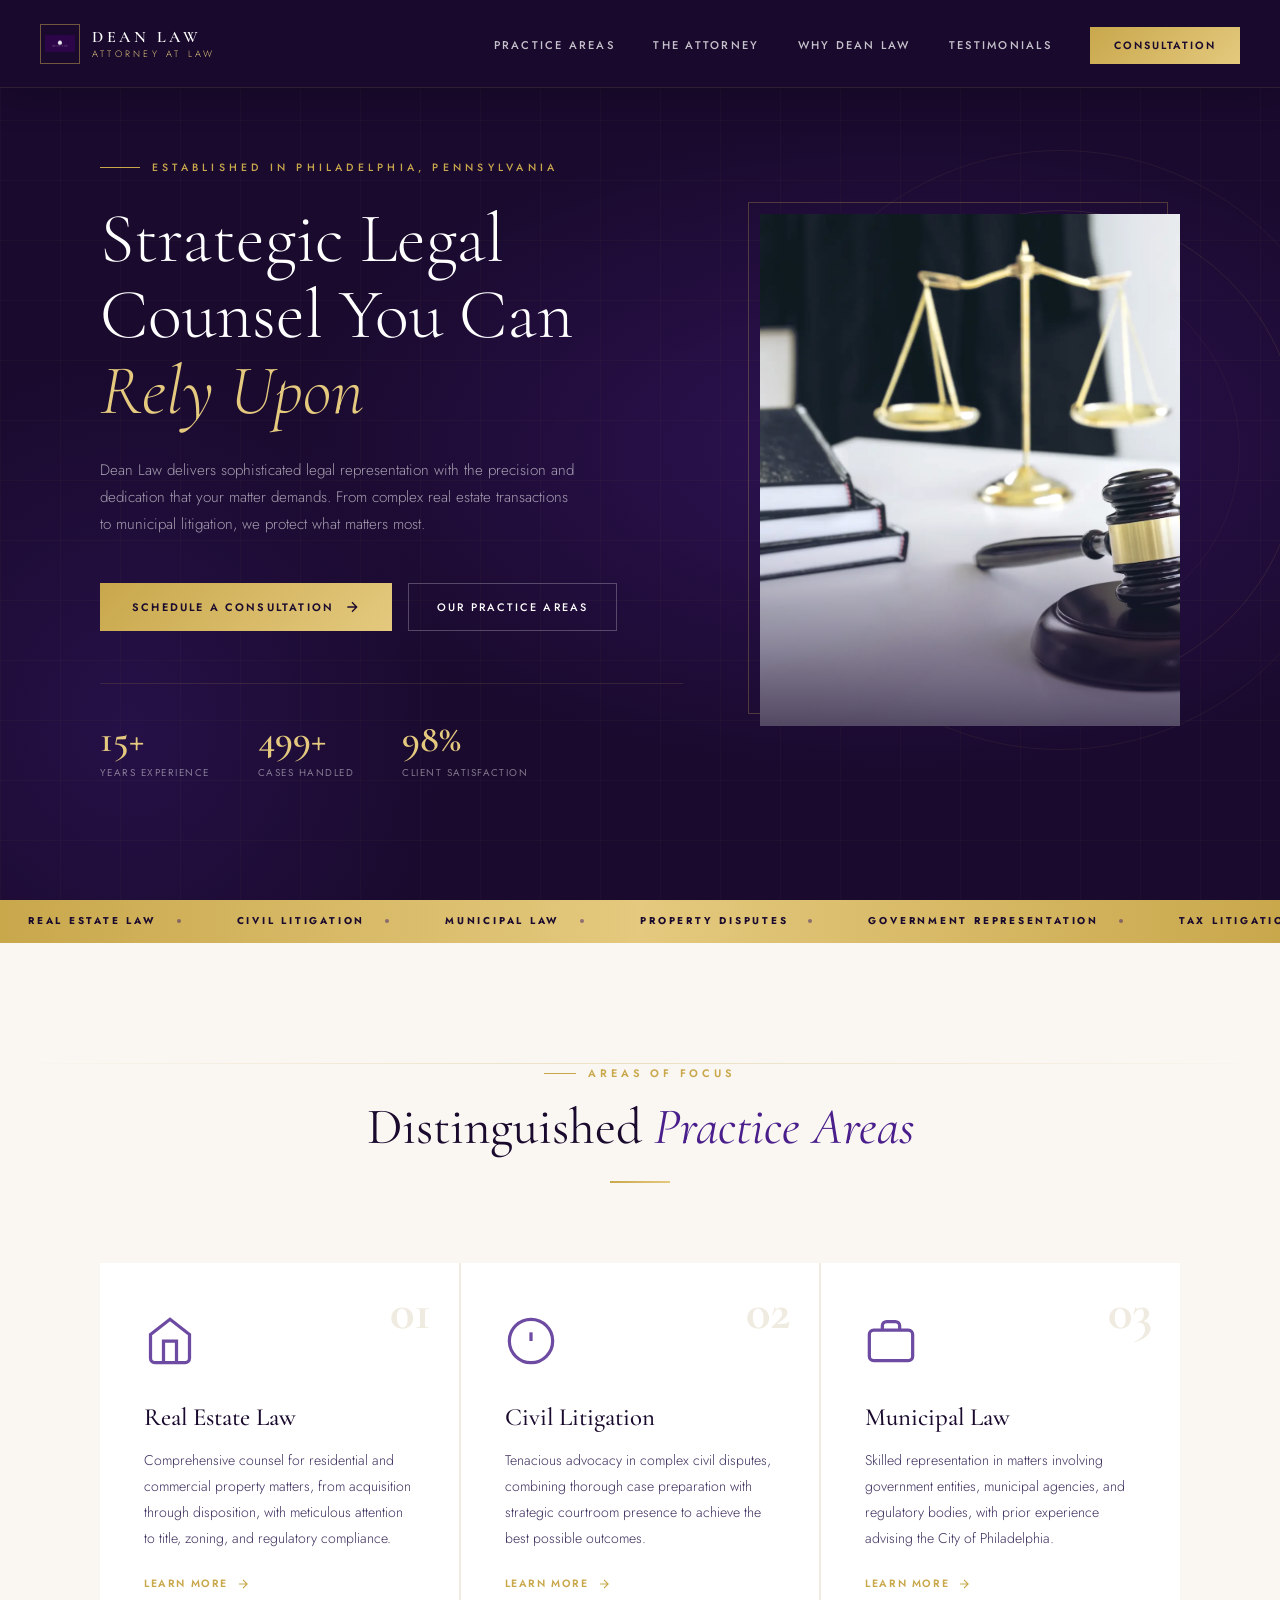
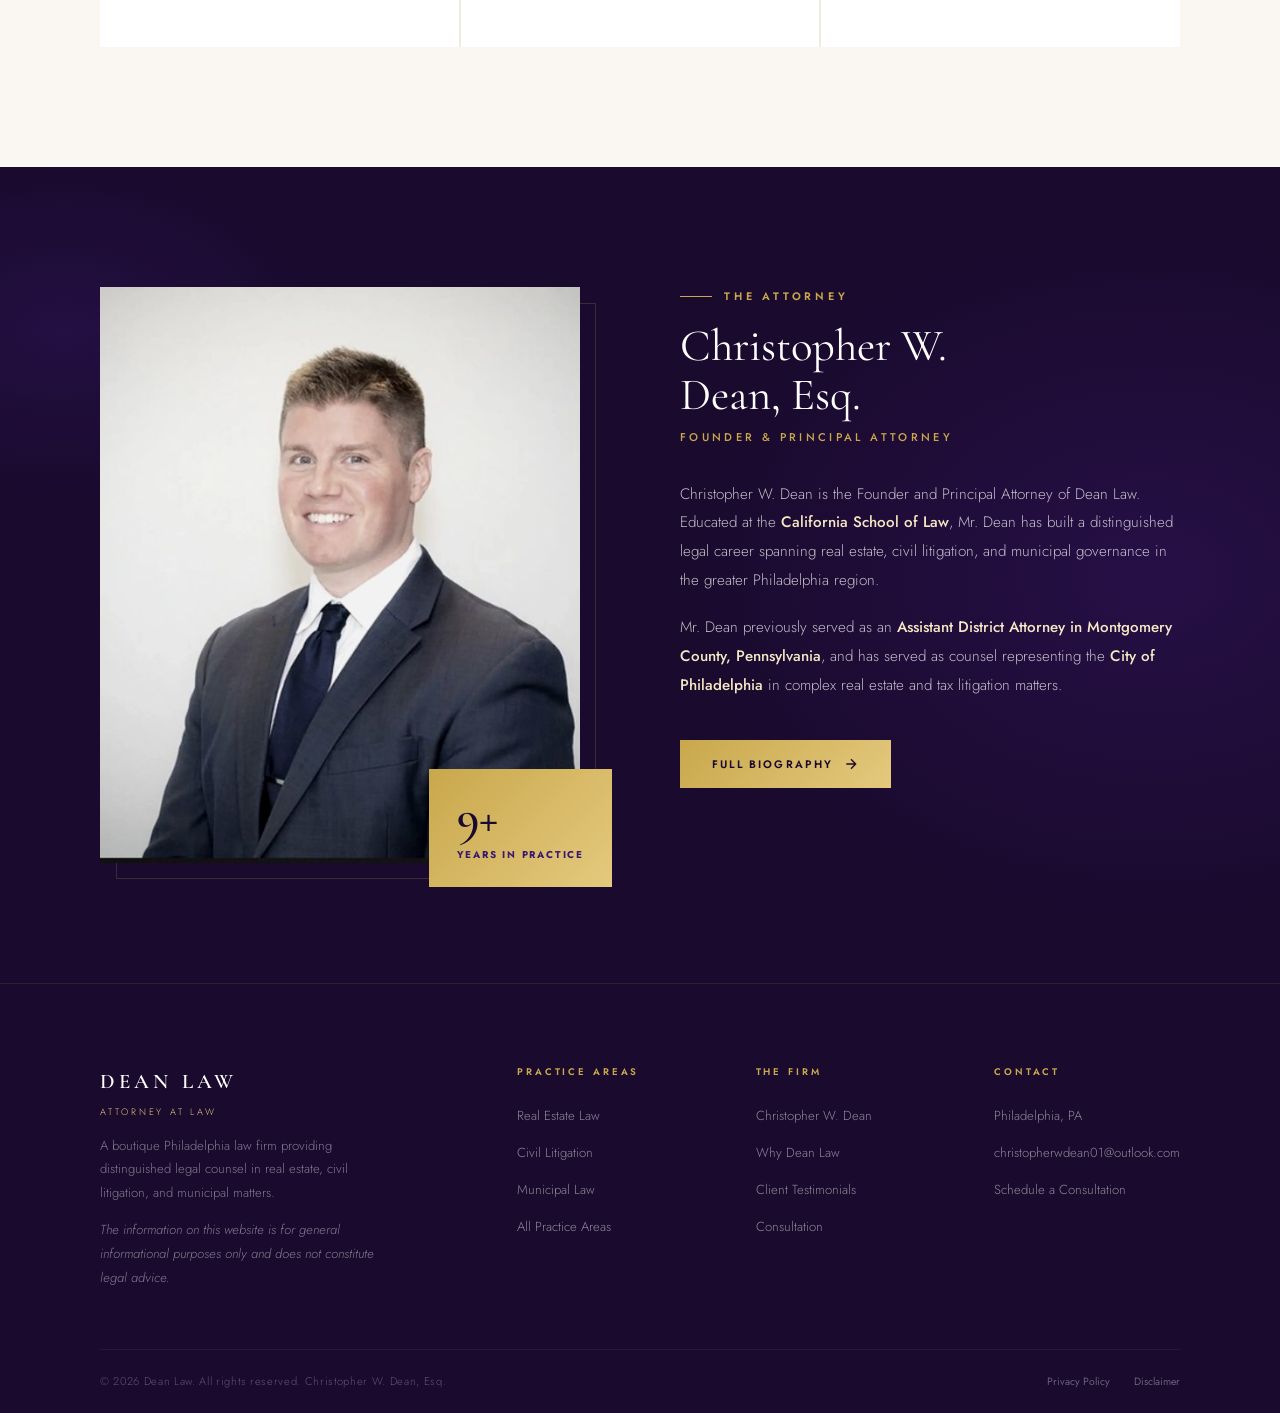
<file: index.html>
<!DOCTYPE html>
<html lang="en">
<head>
  <meta charset="UTF-8" />
  <meta name="viewport" content="width=device-width, initial-scale=1.0" />
  <meta name="description" content="Dean Law — Philadelphia's premier boutique law firm. Christopher W. Dean, Esq. provides distinguished legal representation in Real Estate Law, Civil Litigation, and Municipal Law." />
  <title>Dean Law | Christopher W. Dean, Esq. — Philadelphia, Pennsylvania</title>

  <!-- Favicon -->
  <link rel="icon" type="image/x-icon" href="image/favico.ico"/>
  <link rel="shortcut icon" type="image/x-icon" href="image/favico.ico"/>

  <!-- Open Graph — controls preview card when link is pasted -->
  <meta property="og:title"       content="Dean Law | Christopher W. Dean, Esq."/>
  <meta property="og:description" content="Philadelphia's premier boutique law firm. Distinguished representation in Real Estate Law, Civil Litigation, and Municipal Law." />
  <meta property="og:image"       content="image/logo.png"/>
  <meta property="og:type"        content="website"/>
  <meta property="og:url"         content="https://deanlawfirm.github.io/Dean/"/>

  <!-- Twitter / X card -->
  <meta name="twitter:card"        content="summary"/>
  <meta name="twitter:title"       content="Dean Law | Christopher W. Dean, Esq."/>
  <meta name="twitter:description" content="Philadelphia's premier boutique law firm. Distinguished representation in Real Estate Law, Civil Litigation, and Municipal Law." />
  <meta name="twitter:image"       content="image/logo.png"/>

  <link rel="stylesheet" href="style.css"/>
</head>
<body>

  <!-- ============================================================ NAVIGATION ============================================================ -->
  <header id="navbar">
    <a href="index.html" class="nav-logo">
      <div class="nav-logo-emblem">
        <img src="image/logo.png" alt="Dean Law Logo" style="width:32px;height:32px;object-fit:contain;" />
      </div>
      <div class="nav-logo-text">
        Dean Law
        <span>Attorney at Law</span>
      </div>
    </a>

    <ul class="nav-links">
      <li><a href="practice-areas.html">Practice Areas</a></li>
      <li><a href="attorney.html">The Attorney</a></li>
      <li><a href="why-dean-law.html">Why Dean Law</a></li>
      <li><a href="testimonials.html">Testimonials</a></li>
      <li><a href="contact.html" class="nav-cta">Consultation</a></li>
    </ul>

    <button class="nav-toggle" aria-label="Toggle menu">
      <span></span><span></span><span></span>
    </button>
  </header>

  <!-- ============================================================ HERO ============================================================ -->
  <section id="hero">
    <div class="hero-bg-pattern"></div>
    <div class="hero-grid"></div>
    <div class="hero-seal"></div>

    <div class="hero-content container">
      <div class="hero-text">
        <p class="eyebrow">Established in Philadelphia, Pennsylvania</p>
        <h1 class="hero-headline">
          Strategic Legal<br />
          Counsel You Can<br />
          <em>Rely Upon</em>
        </h1>
        <p class="hero-tagline">
          Dean Law delivers sophisticated legal representation with the precision and dedication that your matter demands. From complex real estate transactions to municipal litigation, we protect what matters most.
        </p>
        <div class="hero-actions">
          <a href="contact.html" class="btn-primary">
            <span>Schedule a Consultation</span>
            <svg width="16" height="16" viewBox="0 0 24 24" fill="none" stroke="currentColor" stroke-width="2"><path d="M5 12h14M12 5l7 7-7 7"/></svg>
          </a>
          <a href="practice-areas.html" class="btn-ghost">
            <span>Our Practice Areas</span>
          </a>
        </div>
        <div class="hero-stats">
          <div class="stat-item">
            <div class="stat-num" data-counter data-target="15" data-suffix="+">0+</div>
            <div class="stat-label">Years Experience</div>
          </div>
          <div class="stat-item">
            <div class="stat-num" data-counter data-target="500" data-suffix="+">0+</div>
            <div class="stat-label">Cases Handled</div>
          </div>
          <div class="stat-item">
            <div class="stat-num" data-counter data-target="98" data-suffix="%">0%</div>
            <div class="stat-label">Client Satisfaction</div>
          </div>
        </div>
      </div>

      <div class="hero-photo-wrap">
        <div class="hero-photo-frame">
          <img src="image/law-image.jpg" alt="Dean Law" class="hero-photo" />
        </div>
      </div>
    </div>
  </section>

  <!-- ── Ticker ── -->
  <div class="ticker-bar">
    <div class="ticker-track">
      <span class="ticker-item">Real Estate Law <span class="ticker-dot"></span></span>
      <span class="ticker-item">Civil Litigation <span class="ticker-dot"></span></span>
      <span class="ticker-item">Municipal Law <span class="ticker-dot"></span></span>
      <span class="ticker-item">Property Disputes <span class="ticker-dot"></span></span>
      <span class="ticker-item">Government Representation <span class="ticker-dot"></span></span>
      <span class="ticker-item">Tax Litigation <span class="ticker-dot"></span></span>
      <span class="ticker-item">Contract Law <span class="ticker-dot"></span></span>
      <!-- duplicate set for seamless loop -->
      <span class="ticker-item">Real Estate Law <span class="ticker-dot"></span></span>
      <span class="ticker-item">Civil Litigation <span class="ticker-dot"></span></span>
      <span class="ticker-item">Municipal Law <span class="ticker-dot"></span></span>
      <span class="ticker-item">Property Disputes <span class="ticker-dot"></span></span>
      <span class="ticker-item">Government Representation <span class="ticker-dot"></span></span>
      <span class="ticker-item">Tax Litigation <span class="ticker-dot"></span></span>
      <span class="ticker-item">Contract Law <span class="ticker-dot"></span></span>
    </div>
  </div>

  <!-- ── Practice Areas Preview ── -->
  <section class="practice-section">
    <div class="container">
      <div class="practice-header reveal">
        <p class="section-eyebrow" style="justify-content:center;">Areas of Focus</p>
        <h2 class="practice-title">Distinguished <em>Practice Areas</em></h2>
        <div class="gold-divider centered"></div>
      </div>
      <div class="practice-grid">
        <a href="real-estate-law.html" class="practice-card reveal" data-delay="0">
          <span class="practice-num">01</span>
          <svg class="practice-icon" viewBox="0 0 24 24" fill="none" stroke="currentColor" stroke-width="1.5">
            <path d="M3 9l9-7 9 7v11a2 2 0 01-2 2H5a2 2 0 01-2-2z"/><polyline points="9 22 9 12 15 12 15 22"/>
          </svg>
          <h3>Real Estate Law</h3>
          <p>Comprehensive counsel for residential and commercial property matters, from acquisition through disposition, with meticulous attention to title, zoning, and regulatory compliance.</p>
          <div class="practice-learn-more">
            Learn More
            <svg width="14" height="14" viewBox="0 0 24 24" fill="none" stroke="currentColor" stroke-width="2"><path d="M5 12h14M12 5l7 7-7 7"/></svg>
          </div>
        </a>
        <a href="civil-litigation.html" class="practice-card reveal" data-delay="120">
          <span class="practice-num">02</span>
          <svg class="practice-icon" viewBox="0 0 24 24" fill="none" stroke="currentColor" stroke-width="1.5">
            <circle cx="12" cy="12" r="10"/><line x1="12" y1="8" x2="12" y2="12"/><line x1="12" y1="16" x2="12.01" y2="16"/>
          </svg>
          <h3>Civil Litigation</h3>
          <p>Tenacious advocacy in complex civil disputes, combining thorough case preparation with strategic courtroom presence to achieve the best possible outcomes.</p>
          <div class="practice-learn-more">
            Learn More
            <svg width="14" height="14" viewBox="0 0 24 24" fill="none" stroke="currentColor" stroke-width="2"><path d="M5 12h14M12 5l7 7-7 7"/></svg>
          </div>
        </a>
        <a href="municipal-law.html" class="practice-card reveal" data-delay="240">
          <span class="practice-num">03</span>
          <svg class="practice-icon" viewBox="0 0 24 24" fill="none" stroke="currentColor" stroke-width="1.5">
            <rect x="2" y="7" width="20" height="14" rx="2"/><path d="M16 7V5a2 2 0 00-2-2h-4a2 2 0 00-2 2v2"/>
          </svg>
          <h3>Municipal Law</h3>
          <p>Skilled representation in matters involving government entities, municipal agencies, and regulatory bodies, with prior experience advising the City of Philadelphia.</p>
          <div class="practice-learn-more">
            Learn More
            <svg width="14" height="14" viewBox="0 0 24 24" fill="none" stroke="currentColor" stroke-width="2"><path d="M5 12h14M12 5l7 7-7 7"/></svg>
          </div>
        </a>
      </div>
    </div>
  </section>

  <!-- ── Attorney Preview ── -->
  <section class="attorney-section">
    <div class="attorney-bg"></div>
    <div class="container">
      <div class="attorney-grid">
        <div class="attorney-photo-col reveal">
          <div class="attorney-photo-main">
            <img src="image/dean.jpg" alt="Christopher W. Dean, Esq." />
          </div>
          <div class="attorney-credential-card">
            <div class="cred-num" data-counter data-target="15" data-suffix="+">15+</div>
            <div class="cred-label">Years in Practice</div>
          </div>
        </div>
        <div class="attorney-text-col reveal" data-delay="200">
          <p class="section-eyebrow" style="color:var(--gold);">The Attorney</p>
          <h2 class="attorney-name">Christopher W.<br />Dean, Esq.</h2>
          <p class="attorney-title-line">Founder &amp; Principal Attorney</p>
          <div class="attorney-bio">
            <p>Christopher W. Dean is the Founder and Principal Attorney of Dean Law. Educated at the <strong>California School of Law</strong>, Mr. Dean has built a distinguished legal career spanning real estate, civil litigation, and municipal governance in the greater Philadelphia region.</p>
            <p>Mr. Dean previously served as an <strong>Assistant District Attorney in Montgomery County, Pennsylvania</strong>, and has served as counsel representing the <strong>City of Philadelphia</strong> in complex real estate and tax litigation matters.</p>
          </div>
          <div style="margin-top:40px;">
            <a href="attorney.html" class="btn-primary" style="background:linear-gradient(135deg,var(--gold),var(--gold-light));color:var(--purple-deep);">
              <span>Full Biography</span>
              <svg width="16" height="16" viewBox="0 0 24 24" fill="none" stroke="currentColor" stroke-width="2"><path d="M5 12h14M12 5l7 7-7 7"/></svg>
            </a>
          </div>
        </div>
      </div>
    </div>
  </section>

  <!-- ── Footer ── -->
  <footer id="footer">
    <div class="container">
      <div class="footer-main">
        <div class="footer-brand">
          <div class="footer-brand-name">Dean Law<span>Attorney at Law</span></div>
          <p>A boutique Philadelphia law firm providing distinguished legal counsel in real estate, civil litigation, and municipal matters.</p>
          <p class="footer-disclaimer">The information on this website is for general informational purposes only and does not constitute legal advice.</p>
        </div>
        <div class="footer-col">
          <h5>Practice Areas</h5>
          <ul>
            <li><a href="real-estate-law.html">Real Estate Law</a></li>
            <li><a href="civil-litigation.html">Civil Litigation</a></li>
            <li><a href="municipal-law.html">Municipal Law</a></li>
            <li><a href="practice-areas.html">All Practice Areas</a></li>
          </ul>
        </div>
        <div class="footer-col">
          <h5>The Firm</h5>
          <ul>
            <li><a href="attorney.html">Christopher W. Dean</a></li>
            <li><a href="why-dean-law.html">Why Dean Law</a></li>
            <li><a href="testimonials.html">Client Testimonials</a></li>
            <li><a href="contact.html">Consultation</a></li>
          </ul>
        </div>
        <div class="footer-col">
          <h5>Contact</h5>
          <ul>
            <li><a href="#">Philadelphia, PA</a></li>
            <li><a href="mailto:christopherwdean01@outlook.com">christopherwdean01@outlook.com</a></li>
            <li><a href="contact.html">Schedule a Consultation</a></li>
          </ul>
        </div>
      </div>
      <div class="footer-bottom">
        <p>&copy; <span id="footerYear"></span> Dean Law. All rights reserved. Christopher W. Dean, Esq.</p>
        <div class="footer-bar-links">
          <a href="#">Privacy Policy</a>
          <a href="#">Disclaimer</a>
        </div>
      </div>
    </div>
  </footer>

  <script src="main.js"></script>
</body>
</html>
</file>
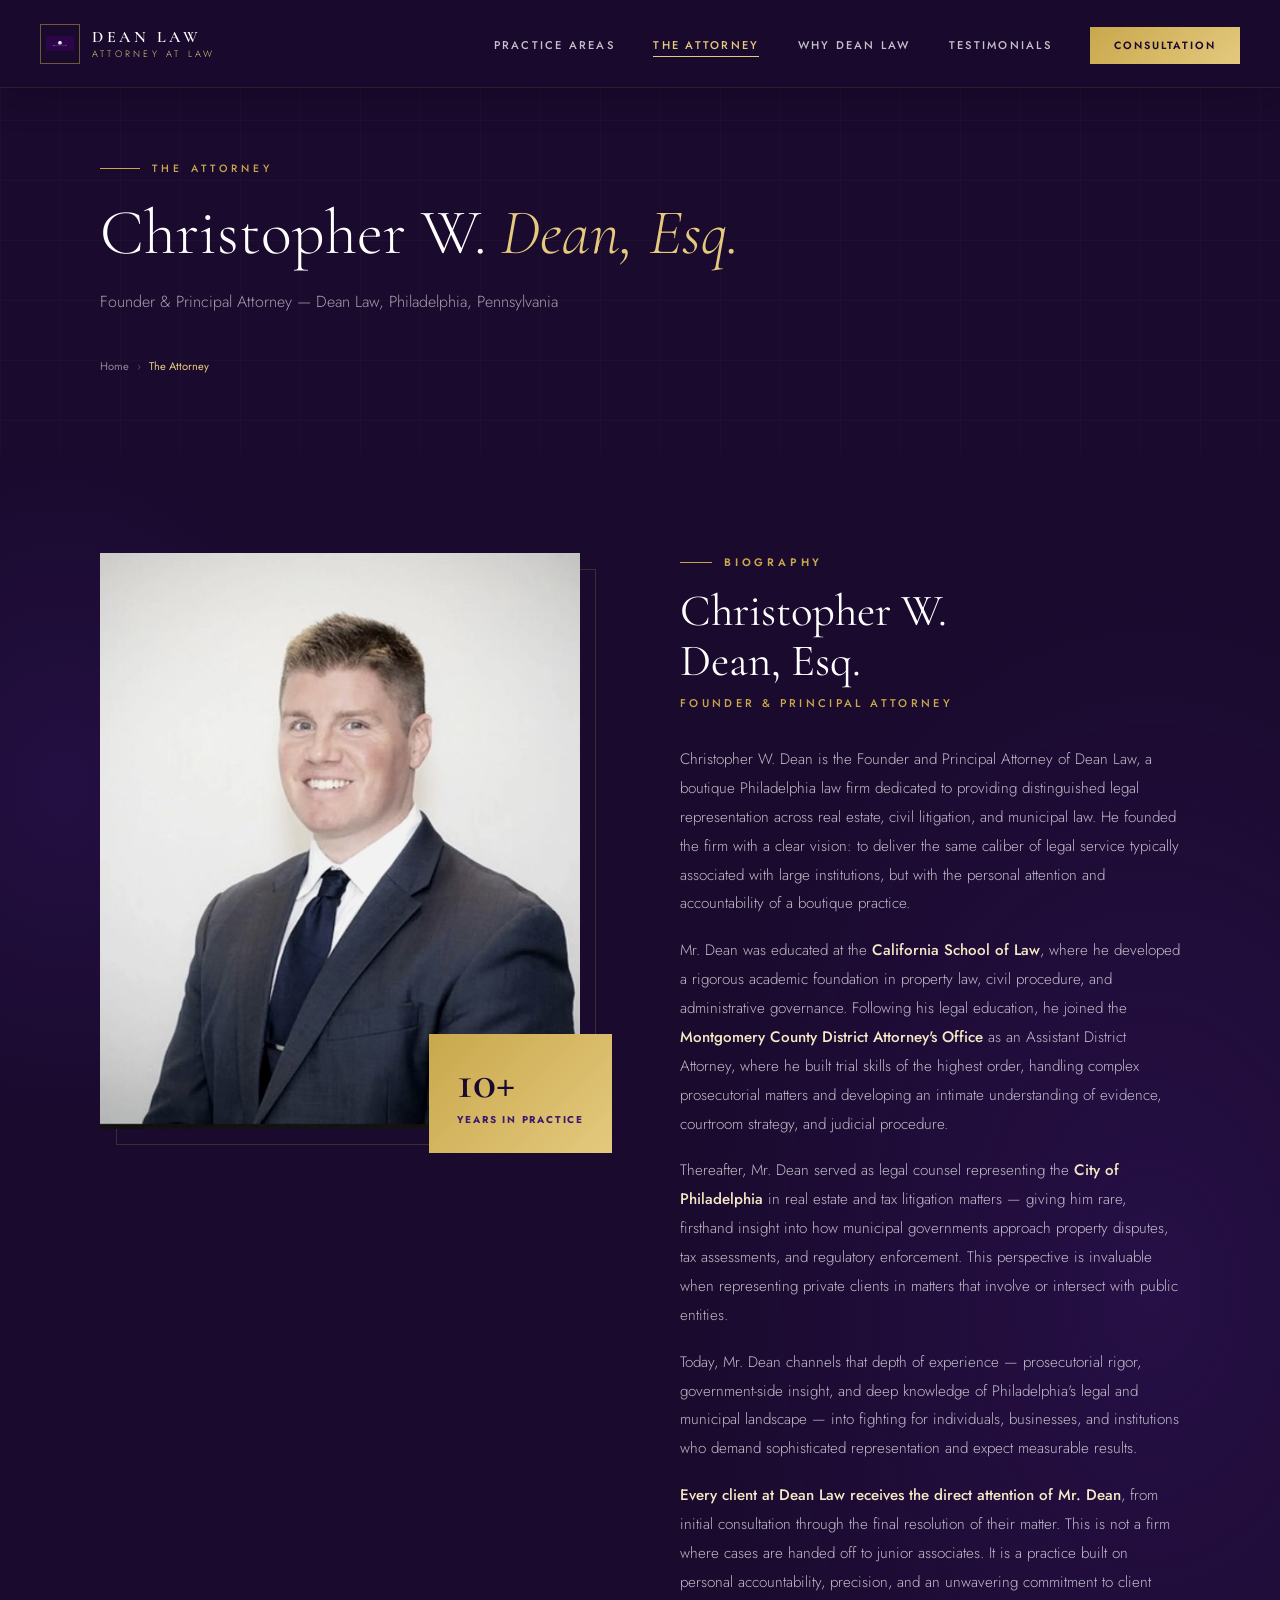
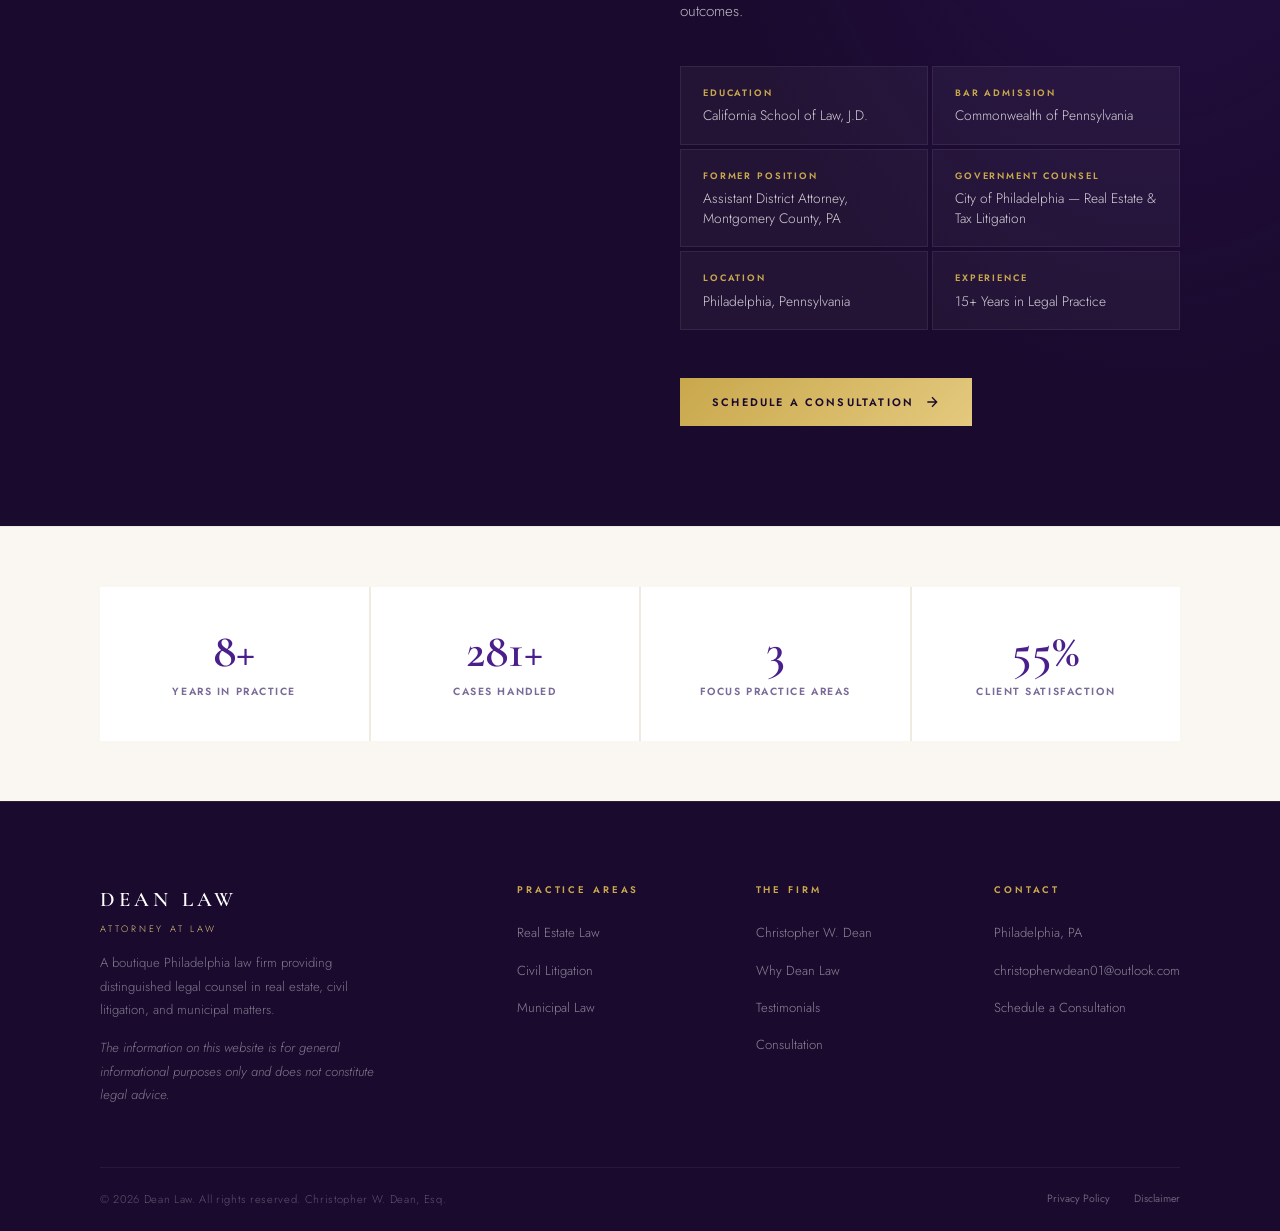
<file: attorney.html>
<!DOCTYPE html>
<html lang="en">
<head>
  <meta charset="UTF-8" />
  <meta name="viewport" content="width=device-width, initial-scale=1.0" />
  <meta name="description" content="Christopher W. Dean, Esq. — Founder and Principal Attorney of Dean Law in Philadelphia, Pennsylvania. Former ADA in Montgomery County, PA." />
  <title>The Attorney | Dean Law</title>
  
  <!-- Favicon -->
  <link rel="icon" type="image/x-icon" href="image/favico.ico" />
  <link rel="shortcut icon" type="image/x-icon" href="image/favico.ico" />

  <!-- Open Graph — controls preview card when link is pasted -->
  <meta property="og:title"       content="Dean Law | Christopher W. Dean, Esq." />
  <meta property="og:description" content="Philadelphia's premier boutique law firm. Distinguished representation in Real Estate Law, Civil Litigation, and Municipal Law." />
  <meta property="og:image"       content="image/logo.png" />
  <meta property="og:type"        content="website" />
  <meta property="og:url"         content="https://deanlawfirm.github.io/Dean/" />

  <!-- Twitter / X card -->
  <meta name="twitter:card"        content="summary" />
  <meta name="twitter:title"       content="Dean Law | Christopher W. Dean, Esq." />
  <meta name="twitter:description" content="Philadelphia's premier boutique law firm. Distinguished representation in Real Estate Law, Civil Litigation, and Municipal Law." />
  <meta name="twitter:image"       content="image/logo.png" />

  <link rel="stylesheet" href="style.css" />
</head>
<body>

  <header id="navbar">
    <a href="index.html" class="nav-logo">
      <div class="nav-logo-emblem">
        <img src="image/logo.png" alt="Logo" />
      </div>
      <div class="nav-logo-text">Dean Law<span>Attorney at Law</span></div>
    </a>
    <ul class="nav-links">
      <li><a href="practice-areas.html">Practice Areas</a></li>
      <li><a href="attorney.html">The Attorney</a></li>
      <li><a href="why-dean-law.html">Why Dean Law</a></li>
      <li><a href="testimonials.html">Testimonials</a></li>
      <li><a href="contact.html" class="nav-cta">Consultation</a></li>
    </ul>
    <button class="nav-toggle" aria-label="Toggle menu"><span></span><span></span><span></span></button>
  </header>

  <section class="page-hero">
    <div class="container page-hero-inner">
      <p class="page-hero-eyebrow">The Attorney</p>
      <h1>Christopher W. <em>Dean, Esq.</em></h1>
      <p class="page-hero-sub">Founder &amp; Principal Attorney — Dean Law, Philadelphia, Pennsylvania</p>
      <div class="breadcrumb">
        <a href="index.html">Home</a>
        <span class="breadcrumb-sep">›</span>
        <span class="breadcrumb-current">The Attorney</span>
      </div>
    </div>
  </section>

  <!-- Attorney Full Bio -->
  <section class="attorney-section" style="padding:100px 0;">
    <div class="attorney-bg"></div>
    <div class="container">
      <div class="attorney-grid">
        <div class="attorney-photo-col reveal">
          <div class="attorney-photo-main">
            <img src="image/dean.jpg" alt="Christopher W. Dean, Esq." />
          </div>
          <div class="attorney-credential-card">
            <div class="cred-num" data-counter data-target="15" data-suffix="+">15+</div>
            <div class="cred-label">Years in Practice</div>
          </div>
        </div>

        <div class="attorney-text-col reveal" data-delay="200">
          <p class="section-eyebrow" style="color:var(--gold);">Biography</p>
          <h2 class="attorney-name">Christopher W.<br />Dean, Esq.</h2>
          <p class="attorney-title-line">Founder &amp; Principal Attorney</p>

          <div class="attorney-bio">
            <p>Christopher W. Dean is the Founder and Principal Attorney of Dean Law, a boutique Philadelphia law firm dedicated to providing distinguished legal representation across real estate, civil litigation, and municipal law. He founded the firm with a clear vision: to deliver the same caliber of legal service typically associated with large institutions, but with the personal attention and accountability of a boutique practice.</p>
            <p>Mr. Dean was educated at the <strong>California School of Law</strong>, where he developed a rigorous academic foundation in property law, civil procedure, and administrative governance. Following his legal education, he joined the <strong>Montgomery County District Attorney's Office</strong> as an Assistant District Attorney, where he built trial skills of the highest order, handling complex prosecutorial matters and developing an intimate understanding of evidence, courtroom strategy, and judicial procedure.</p>
            <p>Thereafter, Mr. Dean served as legal counsel representing the <strong>City of Philadelphia</strong> in real estate and tax litigation matters — giving him rare, firsthand insight into how municipal governments approach property disputes, tax assessments, and regulatory enforcement. This perspective is invaluable when representing private clients in matters that involve or intersect with public entities.</p>
            <p>Today, Mr. Dean channels that depth of experience — prosecutorial rigor, government-side insight, and deep knowledge of Philadelphia's legal and municipal landscape — into fighting for individuals, businesses, and institutions who demand sophisticated representation and expect measurable results.</p>
            <p><strong>Every client at Dean Law receives the direct attention of Mr. Dean</strong>, from initial consultation through the final resolution of their matter. This is not a firm where cases are handed off to junior associates. It is a practice built on personal accountability, precision, and an unwavering commitment to client outcomes.</p>
          </div>

          <div class="credentials-list">
            <div class="cred-item"><div class="cred-item-label">Education</div><div class="cred-item-value">California School of Law, J.D.</div></div>
            <div class="cred-item"><div class="cred-item-label">Bar Admission</div><div class="cred-item-value">Commonwealth of Pennsylvania</div></div>
            <div class="cred-item"><div class="cred-item-label">Former Position</div><div class="cred-item-value">Assistant District Attorney, Montgomery County, PA</div></div>
            <div class="cred-item"><div class="cred-item-label">Government Counsel</div><div class="cred-item-value">City of Philadelphia — Real Estate &amp; Tax Litigation</div></div>
            <div class="cred-item"><div class="cred-item-label">Location</div><div class="cred-item-value">Philadelphia, Pennsylvania</div></div>
            <div class="cred-item"><div class="cred-item-label">Experience</div><div class="cred-item-value">15+ Years in Legal Practice</div></div>
          </div>

          <div style="margin-top:48px;">
            <a href="contact.html" class="btn-primary">
              <span>Schedule a Consultation</span>
              <svg width="16" height="16" viewBox="0 0 24 24" fill="none" stroke="currentColor" stroke-width="2"><path d="M5 12h14M12 5l7 7-7 7"/></svg>
            </a>
          </div>
        </div>
      </div>
    </div>
  </section>

  <!-- Stats Bar -->
  <section style="background:var(--ivory);padding:60px 0;border-top:1px solid var(--ivory-dark);">
    <div class="container">
      <div style="display:grid;grid-template-columns:repeat(4,1fr);gap:2px;background:var(--ivory-dark);">
        <div style="background:var(--white);padding:40px;text-align:center;">
          <div style="font-family:var(--font-display);font-size:3rem;font-weight:600;color:var(--purple-light);line-height:1;" data-counter data-target="15" data-suffix="+">15+</div>
          <div style="font-size:0.65rem;font-weight:600;letter-spacing:0.15em;text-transform:uppercase;color:var(--text-light);margin-top:8px;">Years in Practice</div>
        </div>
        <div style="background:var(--white);padding:40px;text-align:center;">
          <div style="font-family:var(--font-display);font-size:3rem;font-weight:600;color:var(--purple-light);line-height:1;" data-counter data-target="500" data-suffix="+">500+</div>
          <div style="font-size:0.65rem;font-weight:600;letter-spacing:0.15em;text-transform:uppercase;color:var(--text-light);margin-top:8px;">Cases Handled</div>
        </div>
        <div style="background:var(--white);padding:40px;text-align:center;">
          <div style="font-family:var(--font-display);font-size:3rem;font-weight:600;color:var(--purple-light);line-height:1;">3</div>
          <div style="font-size:0.65rem;font-weight:600;letter-spacing:0.15em;text-transform:uppercase;color:var(--text-light);margin-top:8px;">Focus Practice Areas</div>
        </div>
        <div style="background:var(--white);padding:40px;text-align:center;">
          <div style="font-family:var(--font-display);font-size:3rem;font-weight:600;color:var(--purple-light);line-height:1;" data-counter data-target="98" data-suffix="%">98%</div>
          <div style="font-size:0.65rem;font-weight:600;letter-spacing:0.15em;text-transform:uppercase;color:var(--text-light);margin-top:8px;">Client Satisfaction</div>
        </div>
      </div>
    </div>
  </section>

  <footer id="footer">
    <div class="container">
      <div class="footer-main">
        <div class="footer-brand"><div class="footer-brand-name">Dean Law<span>Attorney at Law</span></div><p>A boutique Philadelphia law firm providing distinguished legal counsel in real estate, civil litigation, and municipal matters.</p><p class="footer-disclaimer">The information on this website is for general informational purposes only and does not constitute legal advice.</p></div>
        <div class="footer-col"><h5>Practice Areas</h5><ul><li><a href="real-estate-law.html">Real Estate Law</a></li><li><a href="civil-litigation.html">Civil Litigation</a></li><li><a href="municipal-law.html">Municipal Law</a></li></ul></div>
        <div class="footer-col"><h5>The Firm</h5><ul><li><a href="attorney.html">Christopher W. Dean</a></li><li><a href="why-dean-law.html">Why Dean Law</a></li><li><a href="testimonials.html">Testimonials</a></li><li><a href="contact.html">Consultation</a></li></ul></div>
        <div class="footer-col"><h5>Contact</h5><ul><li><a href="#">Philadelphia, PA</a></li><li><a href="mailto:christopherwdean01@outlook.com">christopherwdean01@outlook.com</a></li><li><a href="contact.html">Schedule a Consultation</a></li></ul></div>
      </div>
      <div class="footer-bottom"><p>&copy; <span id="footerYear"></span> Dean Law. All rights reserved. Christopher W. Dean, Esq.</p><div class="footer-bar-links"><a href="#">Privacy Policy</a><a href="#">Disclaimer</a></div></div>
    </div>
  </footer>
  <script src="main.js"></script>
</body>
</html>
</file>
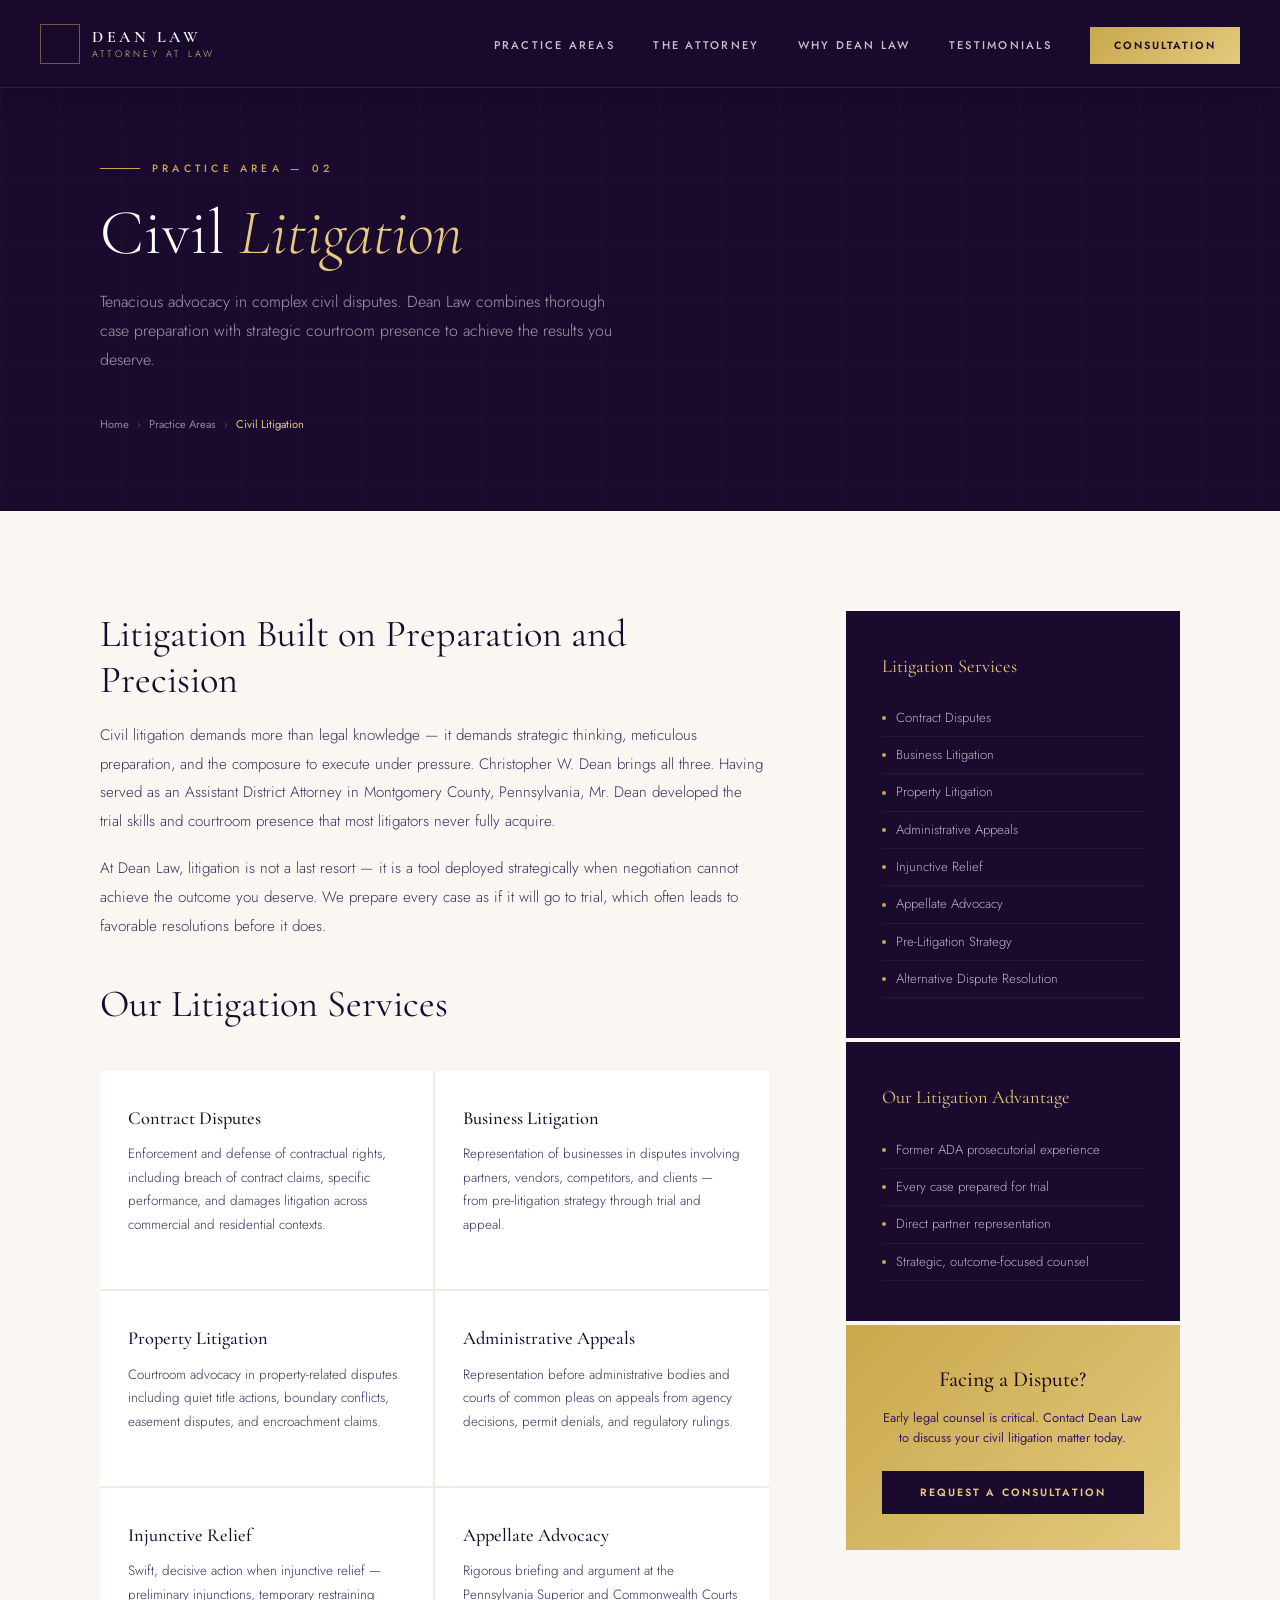
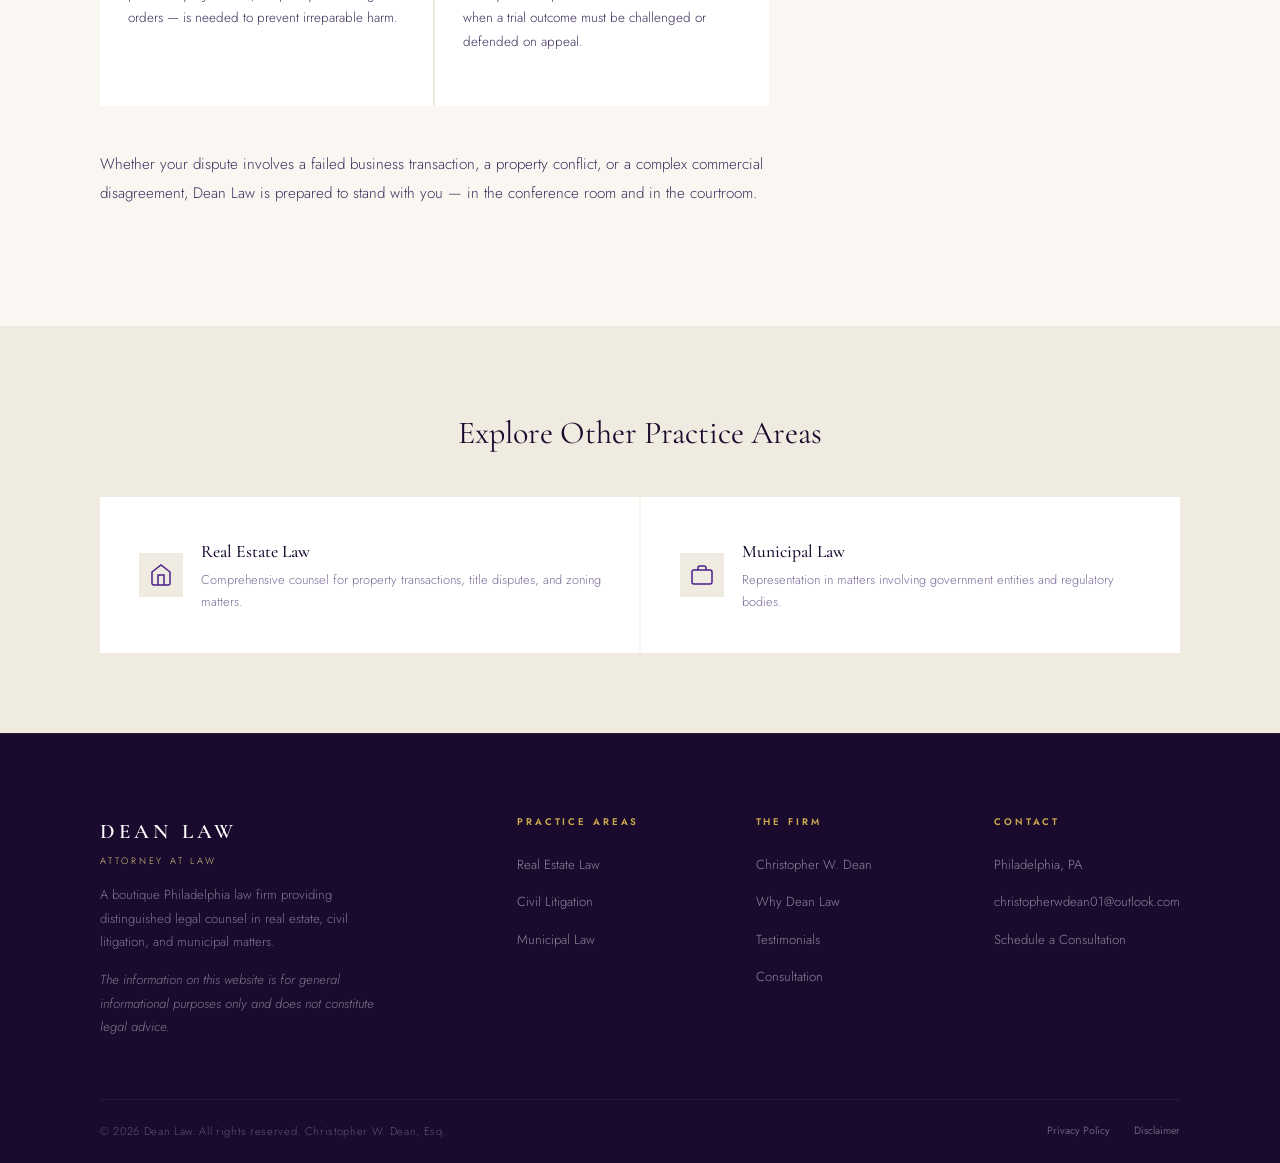
<file: civil-litigation.html>
<!DOCTYPE html>
<html lang="en">
<head>
  <meta charset="UTF-8" />
  <meta name="viewport" content="width=device-width, initial-scale=1.0" />
  <meta name="description" content="Civil Litigation — Dean Law, Philadelphia. Contract disputes, business litigation, property litigation, and injunctive relief." />
  <title>Civil Litigation | Dean Law</title>
  
  <!-- Favicon -->
  <link rel="icon" type="image/x-icon" href="image/favico.ico" />
  <link rel="shortcut icon" type="image/x-icon" href="image/favico.ico" />

  <!-- Open Graph — controls preview card when link is pasted -->
  <meta property="og:title"       content="Dean Law | Christopher W. Dean, Esq." />
  <meta property="og:description" content="Philadelphia's premier boutique law firm. Distinguished representation in Real Estate Law, Civil Litigation, and Municipal Law." />
  <meta property="og:image"       content="image/logo.png" />
  <meta property="og:type"        content="website" />
  <meta property="og:url"         content="https://deanlawfirm.github.io/Dean/" />

  <!-- Twitter / X card -->
  <meta name="twitter:card"        content="summary" />
  <meta name="twitter:title"       content="Dean Law | Christopher W. Dean, Esq." />
  <meta name="twitter:description" content="Philadelphia's premier boutique law firm. Distinguished representation in Real Estate Law, Civil Litigation, and Municipal Law." />
  <meta name="twitter:image"       content="image/logo.png" />

  <link rel="stylesheet" href="style.css" />
</head>
<body>

  <header id="navbar">
    <a href="index.html" class="nav-logo">
      <div class="nav-logo-emblem">
        <svg width="22" height="22" viewBox="0 0 24 24" fill="none" stroke="currentColor" stroke-width="1.5">
          <path d="M12 2L2 7l10 5 10-5-10-5zM2 17l10 5 10-5M2 12l10 5 10-5"/>
        </svg>
      </div>
      <div class="nav-logo-text">Dean Law<span>Attorney at Law</span></div>
    </a>
    <ul class="nav-links">
      <li><a href="practice-areas.html">Practice Areas</a></li>
      <li><a href="attorney.html">The Attorney</a></li>
      <li><a href="why-dean-law.html">Why Dean Law</a></li>
      <li><a href="testimonials.html">Testimonials</a></li>
      <li><a href="contact.html" class="nav-cta">Consultation</a></li>
    </ul>
    <button class="nav-toggle" aria-label="Toggle menu"><span></span><span></span><span></span></button>
  </header>

  <section class="page-hero">
    <div class="container page-hero-inner">
      <p class="page-hero-eyebrow">Practice Area — 02</p>
      <h1>Civil <em>Litigation</em></h1>
      <p class="page-hero-sub">Tenacious advocacy in complex civil disputes. Dean Law combines thorough case preparation with strategic courtroom presence to achieve the results you deserve.</p>
      <div class="breadcrumb">
        <a href="index.html">Home</a>
        <span class="breadcrumb-sep">›</span>
        <a href="practice-areas.html">Practice Areas</a>
        <span class="breadcrumb-sep">›</span>
        <span class="breadcrumb-current">Civil Litigation</span>
      </div>
    </div>
  </section>

  <section class="practice-detail-section">
    <div class="container">
      <div class="practice-detail-grid">
        <div class="practice-detail-content reveal">
          <h2>Litigation Built on Preparation and Precision</h2>
          <p>Civil litigation demands more than legal knowledge — it demands strategic thinking, meticulous preparation, and the composure to execute under pressure. Christopher W. Dean brings all three. Having served as an Assistant District Attorney in Montgomery County, Pennsylvania, Mr. Dean developed the trial skills and courtroom presence that most litigators never fully acquire.</p>
          <p>At Dean Law, litigation is not a last resort — it is a tool deployed strategically when negotiation cannot achieve the outcome you deserve. We prepare every case as if it will go to trial, which often leads to favorable resolutions before it does.</p>

          <h2 style="margin-top:40px;">Our Litigation Services</h2>
          <div class="services-grid">
            <div class="service-item">
              <h3>Contract Disputes</h3>
              <p>Enforcement and defense of contractual rights, including breach of contract claims, specific performance, and damages litigation across commercial and residential contexts.</p>
            </div>
            <div class="service-item">
              <h3>Business Litigation</h3>
              <p>Representation of businesses in disputes involving partners, vendors, competitors, and clients — from pre-litigation strategy through trial and appeal.</p>
            </div>
            <div class="service-item">
              <h3>Property Litigation</h3>
              <p>Courtroom advocacy in property-related disputes including quiet title actions, boundary conflicts, easement disputes, and encroachment claims.</p>
            </div>
            <div class="service-item">
              <h3>Administrative Appeals</h3>
              <p>Representation before administrative bodies and courts of common pleas on appeals from agency decisions, permit denials, and regulatory rulings.</p>
            </div>
            <div class="service-item">
              <h3>Injunctive Relief</h3>
              <p>Swift, decisive action when injunctive relief — preliminary injunctions, temporary restraining orders — is needed to prevent irreparable harm.</p>
            </div>
            <div class="service-item">
              <h3>Appellate Advocacy</h3>
              <p>Rigorous briefing and argument at the Pennsylvania Superior and Commonwealth Courts when a trial outcome must be challenged or defended on appeal.</p>
            </div>
          </div>

          <p>Whether your dispute involves a failed business transaction, a property conflict, or a complex commercial disagreement, Dean Law is prepared to stand with you — in the conference room and in the courtroom.</p>
        </div>

        <div class="practice-sidebar reveal" data-delay="200">
          <div class="sidebar-card">
            <h4>Litigation Services</h4>
            <ul>
              <li>Contract Disputes</li>
              <li>Business Litigation</li>
              <li>Property Litigation</li>
              <li>Administrative Appeals</li>
              <li>Injunctive Relief</li>
              <li>Appellate Advocacy</li>
              <li>Pre-Litigation Strategy</li>
              <li>Alternative Dispute Resolution</li>
            </ul>
          </div>
          <div class="sidebar-card" style="margin-top:4px;">
            <h4>Our Litigation Advantage</h4>
            <ul>
              <li>Former ADA prosecutorial experience</li>
              <li>Every case prepared for trial</li>
              <li>Direct partner representation</li>
              <li>Strategic, outcome-focused counsel</li>
            </ul>
          </div>
          <div class="cta-card" style="margin-top:4px;">
            <h4>Facing a Dispute?</h4>
            <p>Early legal counsel is critical. Contact Dean Law to discuss your civil litigation matter today.</p>
            <a href="contact.html">Request a Consultation</a>
          </div>
        </div>
      </div>
    </div>
  </section>

  <section class="other-practices">
    <div class="container">
      <h2>Explore Other Practice Areas</h2>
      <div class="other-practices-grid">
        <a href="real-estate-law.html" class="other-practice-card">
          <div class="other-practice-icon">
            <svg width="24" height="24" viewBox="0 0 24 24" fill="none" stroke="currentColor" stroke-width="1.5"><path d="M3 9l9-7 9 7v11a2 2 0 01-2 2H5a2 2 0 01-2-2z"/><polyline points="9 22 9 12 15 12 15 22"/></svg>
          </div>
          <div><h3>Real Estate Law</h3><p>Comprehensive counsel for property transactions, title disputes, and zoning matters.</p></div>
        </a>
        <a href="municipal-law.html" class="other-practice-card">
          <div class="other-practice-icon">
            <svg width="24" height="24" viewBox="0 0 24 24" fill="none" stroke="currentColor" stroke-width="1.5"><rect x="2" y="7" width="20" height="14" rx="2"/><path d="M16 7V5a2 2 0 00-2-2h-4a2 2 0 00-2 2v2"/></svg>
          </div>
          <div><h3>Municipal Law</h3><p>Representation in matters involving government entities and regulatory bodies.</p></div>
        </a>
      </div>
    </div>
  </section>

  <footer id="footer">
    <div class="container">
      <div class="footer-main">
        <div class="footer-brand"><div class="footer-brand-name">Dean Law<span>Attorney at Law</span></div><p>A boutique Philadelphia law firm providing distinguished legal counsel in real estate, civil litigation, and municipal matters.</p><p class="footer-disclaimer">The information on this website is for general informational purposes only and does not constitute legal advice.</p></div>
        <div class="footer-col"><h5>Practice Areas</h5><ul><li><a href="real-estate-law.html">Real Estate Law</a></li><li><a href="civil-litigation.html">Civil Litigation</a></li><li><a href="municipal-law.html">Municipal Law</a></li></ul></div>
        <div class="footer-col"><h5>The Firm</h5><ul><li><a href="attorney.html">Christopher W. Dean</a></li><li><a href="why-dean-law.html">Why Dean Law</a></li><li><a href="testimonials.html">Testimonials</a></li><li><a href="contact.html">Consultation</a></li></ul></div>
        <div class="footer-col"><h5>Contact</h5><ul><li><a href="#">Philadelphia, PA</a></li><li><a href="mailto:christopherwdean01@outlook.com">christopherwdean01@outlook.com</a></li><li><a href="contact.html">Schedule a Consultation</a></li></ul></div>
      </div>
      <div class="footer-bottom"><p>&copy; <span id="footerYear"></span> Dean Law. All rights reserved. Christopher W. Dean, Esq.</p><div class="footer-bar-links"><a href="#">Privacy Policy</a><a href="#">Disclaimer</a></div></div>
    </div>
  </footer>
  <script src="main.js"></script>
</body>
</html>
</file>
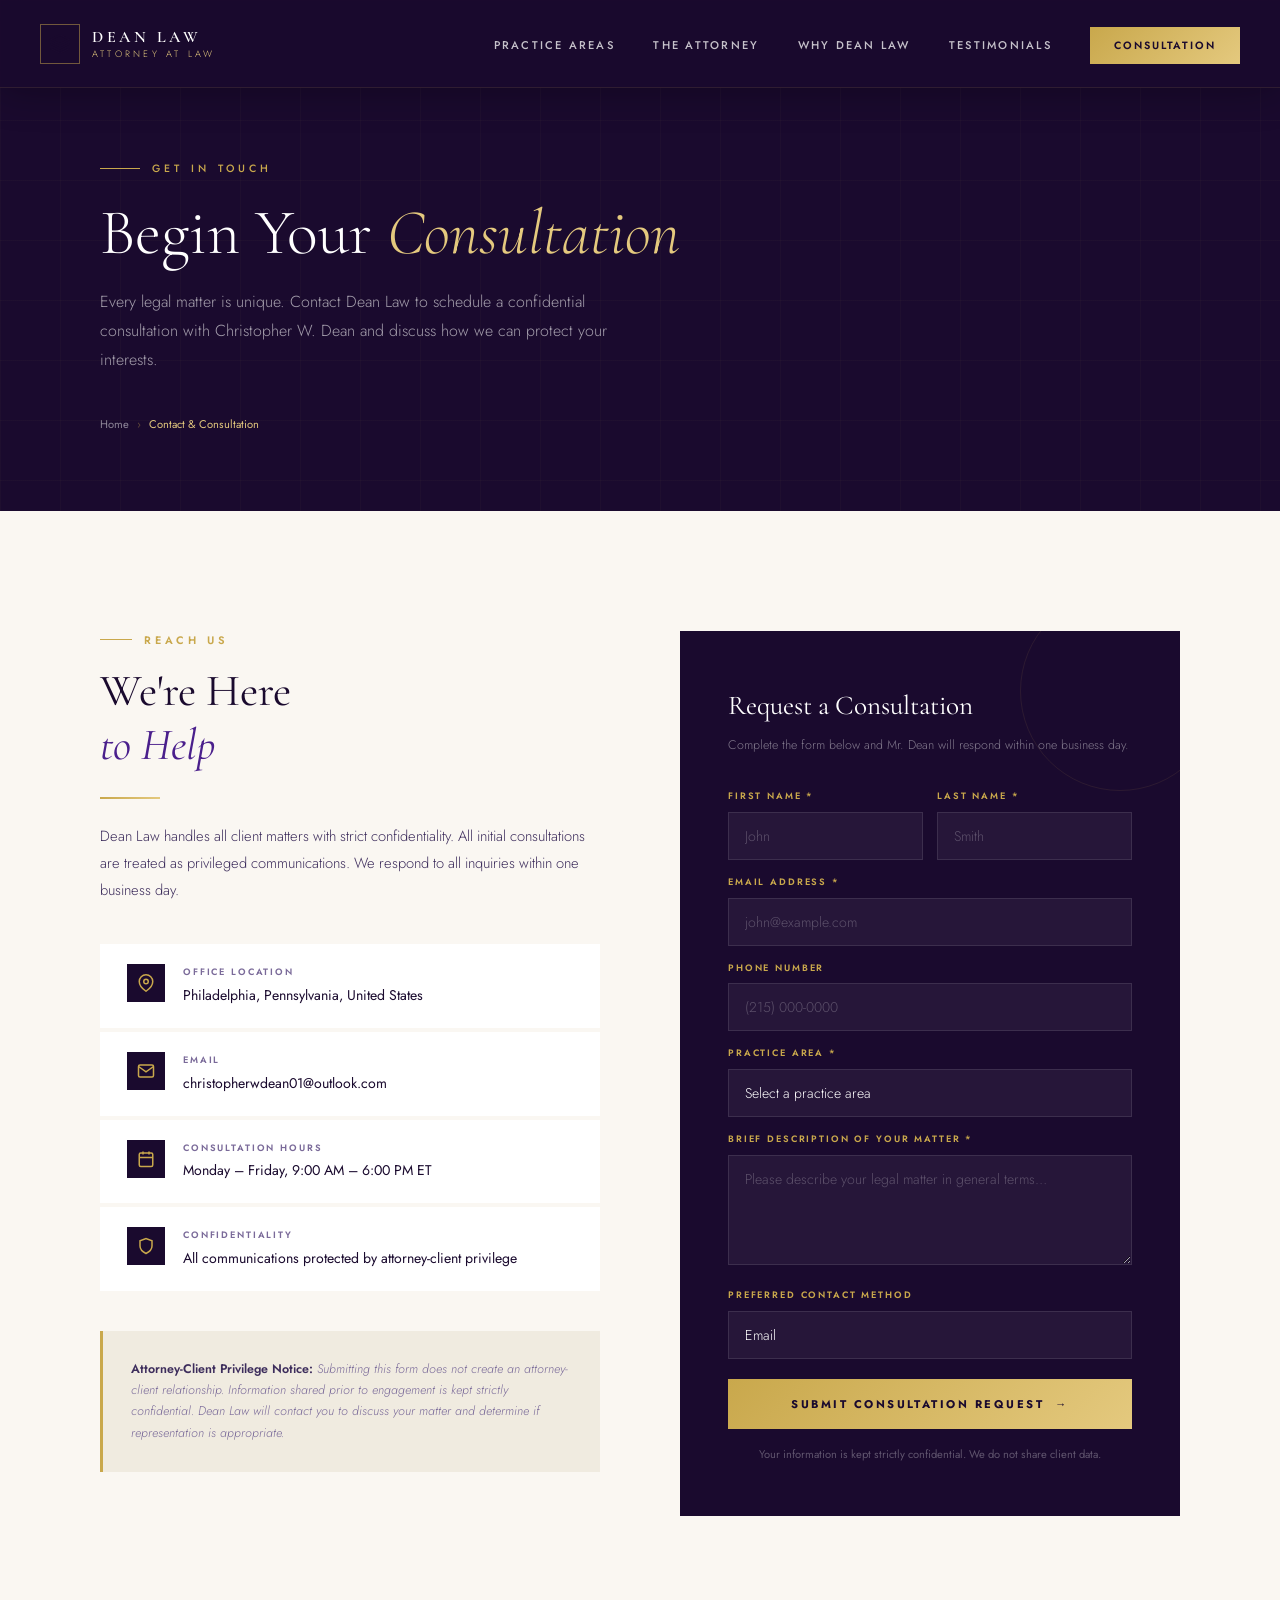
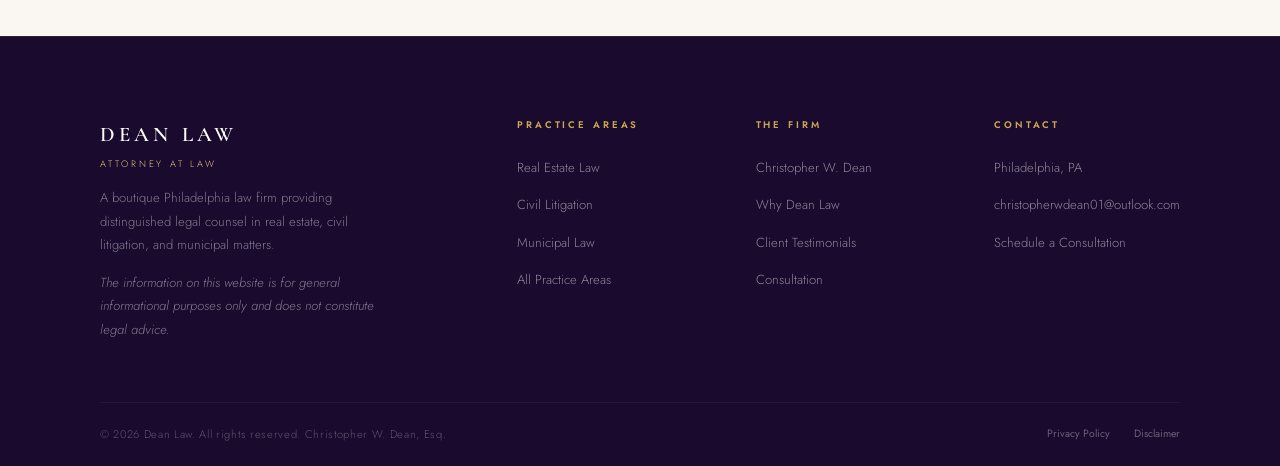
<file: contact.html>
<!DOCTYPE html>
<html lang="en">
<head>
  <meta charset="UTF-8" />
  <meta name="viewport" content="width=device-width, initial-scale=1.0" />
  <meta name="description" content="Contact Dean Law — Schedule a confidential consultation with Christopher W. Dean, Esq. in Philadelphia, Pennsylvania." />
  <title>Contact & Consultation | Dean Law</title>
  
  <!-- Favicon -->
  <link rel="icon" type="image/x-icon" href="image/favico.ico" />
  <link rel="shortcut icon" type="image/x-icon" href="image/favico.ico" />

  <!-- Open Graph — controls preview card when link is pasted -->
  <meta property="og:title"       content="Dean Law | Christopher W. Dean, Esq." />
  <meta property="og:description" content="Philadelphia's premier boutique law firm. Distinguished representation in Real Estate Law, Civil Litigation, and Municipal Law." />
  <meta property="og:image"       content="image/logo.png" />
  <meta property="og:type"        content="website" />
  <meta property="og:url"         content="https://deanlawfirm.github.io/Dean/" />

  <!-- Twitter / X card -->
  <meta name="twitter:card"        content="summary" />
  <meta name="twitter:title"       content="Dean Law | Christopher W. Dean, Esq." />
  <meta name="twitter:description" content="Philadelphia's premier boutique law firm. Distinguished representation in Real Estate Law, Civil Litigation, and Municipal Law." />
  <meta name="twitter:image"       content="image/logo.png" />

  <link rel="stylesheet" href="style.css" />
</head>
<body>

  <header id="navbar">
    <a href="index.html" class="nav-logo">
      <div class="nav-logo-emblem">
        <svg width="22" height="22" viewBox="0 0 24 24" fill="none" stroke="currentColor" stroke-width="1.5">
          <path d="M12 2L2 7l10 5 10-5-10-5zM2 17l10 5 10-5M2 12l10 5 10-5"/>
        </svg>
      </div>
      <div class="nav-logo-text">Dean Law<span>Attorney at Law</span></div>
    </a>
    <ul class="nav-links">
      <li><a href="practice-areas.html">Practice Areas</a></li>
      <li><a href="attorney.html">The Attorney</a></li>
      <li><a href="why-dean-law.html">Why Dean Law</a></li>
      <li><a href="testimonials.html">Testimonials</a></li>
      <li><a href="contact.html" class="nav-cta">Consultation</a></li>
    </ul>
    <button class="nav-toggle" aria-label="Toggle menu"><span></span><span></span><span></span></button>
  </header>

  <!-- Page Hero -->
  <section class="page-hero">
    <div class="container page-hero-inner">
      <p class="page-hero-eyebrow">Get in Touch</p>
      <h1>Begin Your <em>Consultation</em></h1>
      <p class="page-hero-sub">Every legal matter is unique. Contact Dean Law to schedule a confidential consultation with Christopher W. Dean and discuss how we can protect your interests.</p>
      <div class="breadcrumb">
        <a href="index.html">Home</a>
        <span class="breadcrumb-sep">›</span>
        <span class="breadcrumb-current">Contact &amp; Consultation</span>
      </div>
    </div>
  </section>

  <!-- Contact Section -->
  <section class="contact-section">
    <div class="container">
      <div class="contact-grid">

        <!-- Info Column -->
        <div class="reveal">
          <p class="section-eyebrow">Reach Us</p>
          <h2 class="contact-headline">We're Here<br /><em>to Help</em></h2>
          <div class="gold-divider"></div>
          <p class="contact-sub">Dean Law handles all client matters with strict confidentiality. All initial consultations are treated as privileged communications. We respond to all inquiries within one business day.</p>

          <div class="contact-details">
            <div class="contact-detail-item">
              <div class="detail-icon">
                <svg width="18" height="18" viewBox="0 0 24 24" fill="none" stroke="currentColor" stroke-width="2"><path d="M21 10c0 7-9 13-9 13s-9-6-9-13a9 9 0 0118 0z"/><circle cx="12" cy="10" r="3"/></svg>
              </div>
              <div>
                <div class="detail-label">Office Location</div>
                <div class="detail-value">Philadelphia, Pennsylvania, United States</div>
              </div>
            </div>
            <div class="contact-detail-item">
              <div class="detail-icon">
                <svg width="18" height="18" viewBox="0 0 24 24" fill="none" stroke="currentColor" stroke-width="2"><path d="M4 4h16c1.1 0 2 .9 2 2v12c0 1.1-.9 2-2 2H4c-1.1 0-2-.9-2-2V6c0-1.1.9-2 2-2z"/><polyline points="22,6 12,13 2,6"/></svg>
              </div>
              <div>
                <div class="detail-label">Email</div>
                <div class="detail-value"><a href="mailto:christopherwdean01@outlook.com" style="color:var(--text-dark);transition:color 0.2s;" onmouseover="this.style.color='var(--purple-light)'" onmouseout="this.style.color='var(--text-dark)'">christopherwdean01@outlook.com</a></div>
              </div>
            </div>
            <div class="contact-detail-item">
              <div class="detail-icon">
                <svg width="18" height="18" viewBox="0 0 24 24" fill="none" stroke="currentColor" stroke-width="2"><rect x="3" y="4" width="18" height="18" rx="2"/><line x1="16" y1="2" x2="16" y2="6"/><line x1="8" y1="2" x2="8" y2="6"/><line x1="3" y1="10" x2="21" y2="10"/></svg>
              </div>
              <div>
                <div class="detail-label">Consultation Hours</div>
                <div class="detail-value">Monday – Friday, 9:00 AM – 6:00 PM ET</div>
              </div>
            </div>
            <div class="contact-detail-item">
              <div class="detail-icon">
                <svg width="18" height="18" viewBox="0 0 24 24" fill="none" stroke="currentColor" stroke-width="2"><path d="M12 22s8-4 8-10V5l-8-3-8 3v7c0 6 8 10 8 10z"/></svg>
              </div>
              <div>
                <div class="detail-label">Confidentiality</div>
                <div class="detail-value">All communications protected by attorney-client privilege</div>
              </div>
            </div>
          </div>

          <!-- Disclaimer -->
          <div style="margin-top:40px;padding:28px;background:var(--ivory-dark);border-left:3px solid var(--gold);">
            <p style="font-size:0.78rem;font-weight:300;color:var(--text-light);line-height:1.7;font-style:italic;">
              <strong style="font-weight:600;color:var(--text-mid);font-style:normal;">Attorney-Client Privilege Notice:</strong> Submitting this form does not create an attorney-client relationship. Information shared prior to engagement is kept strictly confidential. Dean Law will contact you to discuss your matter and determine if representation is appropriate.
            </p>
          </div>
        </div>

        <!-- Form Column -->
        <div class="contact-form-wrap reveal" data-delay="200">
          <div class="form-title">Request a Consultation</div>
          <p class="form-sub">Complete the form below and Mr. Dean will respond within one business day.</p>

          <!--
            FormSubmit.co configuration:
            - Action sends to christopherwdean01@outlook.com
            - _subject sets the email subject
            - _template: table for clean formatting
            - _captcha: false (optional, set true for spam protection)
            - _next: redirect after submission
          -->
          <form
            action="https://formsubmit.co/christopherwdean01@outlook.com"
            method="POST"
            id="consultationForm"
          >
            <!-- FormSubmit hidden config fields -->
            <input type="hidden" name="_subject" value="New Consultation Request — Dean Law" />
            <input type="hidden" name="_template" value="table" />
            <input type="hidden" name="_captcha" value="false" />
            <input type="hidden" name="_next" value="thank-you.html" />
            <input type="text" name="_honey" style="display:none;" />

            <div class="form-row">
              <div class="form-group">
                <label for="firstName">First Name *</label>
                <input type="text" id="firstName" name="First Name" placeholder="John" required />
              </div>
              <div class="form-group">
                <label for="lastName">Last Name *</label>
                <input type="text" id="lastName" name="Last Name" placeholder="Smith" required />
              </div>
            </div>

            <div class="form-group">
              <label for="email">Email Address *</label>
              <input type="email" id="email" name="Email Address" placeholder="john@example.com" required />
            </div>

            <div class="form-group">
              <label for="phone">Phone Number</label>
              <input type="tel" id="phone" name="Phone Number" placeholder="(215) 000-0000" />
            </div>

            <div class="form-group">
              <label for="practice">Practice Area *</label>
              <select id="practice" name="Practice Area" required>
                <option value="" disabled selected>Select a practice area</option>
                <option value="Real Estate Law">Real Estate Law</option>
                <option value="Civil Litigation">Civil Litigation</option>
                <option value="Municipal Law">Municipal Law</option>
                <option value="Tax Litigation">Tax Litigation</option>
                <option value="Other / Not Sure">Other / Not Sure</option>
              </select>
            </div>

            <div class="form-group">
              <label for="message">Brief Description of Your Matter *</label>
              <textarea id="message" name="Matter Description" placeholder="Please describe your legal matter in general terms…" required></textarea>
            </div>

            <div class="form-group">
              <label for="preferred">Preferred Contact Method</label>
              <select id="preferred" name="Preferred Contact Method">
                <option value="Email">Email</option>
                <option value="Phone">Phone</option>
                <option value="Either">Either</option>
              </select>
            </div>

            <button type="submit" class="form-submit">
              Submit Consultation Request &nbsp;→
            </button>

            <p style="margin-top:16px;font-size:0.7rem;color:rgba(255,255,255,0.3);text-align:center;position:relative;z-index:1;">
              Your information is kept strictly confidential. We do not share client data.
            </p>
          </form>
        </div>

      </div>
    </div>
  </section>

  <!-- Footer -->
  <footer id="footer">
    <div class="container">
      <div class="footer-main">
        <div class="footer-brand">
          <div class="footer-brand-name">Dean Law<span>Attorney at Law</span></div>
          <p>A boutique Philadelphia law firm providing distinguished legal counsel in real estate, civil litigation, and municipal matters.</p>
          <p class="footer-disclaimer">The information on this website is for general informational purposes only and does not constitute legal advice.</p>
        </div>
        <div class="footer-col">
          <h5>Practice Areas</h5>
          <ul>
            <li><a href="real-estate-law.html">Real Estate Law</a></li>
            <li><a href="civil-litigation.html">Civil Litigation</a></li>
            <li><a href="municipal-law.html">Municipal Law</a></li>
            <li><a href="practice-areas.html">All Practice Areas</a></li>
          </ul>
        </div>
        <div class="footer-col">
          <h5>The Firm</h5>
          <ul>
            <li><a href="attorney.html">Christopher W. Dean</a></li>
            <li><a href="why-dean-law.html">Why Dean Law</a></li>
            <li><a href="testimonials.html">Client Testimonials</a></li>
            <li><a href="contact.html">Consultation</a></li>
          </ul>
        </div>
        <div class="footer-col">
          <h5>Contact</h5>
          <ul>
            <li><a href="#">Philadelphia, PA</a></li>
            <li><a href="mailto:christopherwdean01@outlook.com">christopherwdean01@outlook.com</a></li>
            <li><a href="contact.html">Schedule a Consultation</a></li>
          </ul>
        </div>
      </div>
      <div class="footer-bottom">
        <p>&copy; <span id="footerYear"></span> Dean Law. All rights reserved. Christopher W. Dean, Esq.</p>
        <div class="footer-bar-links">
          <a href="#">Privacy Policy</a>
          <a href="#">Disclaimer</a>
        </div>
      </div>
    </div>
  </footer>

  <script src="main.js"></script>
</body>
</html>
</file>
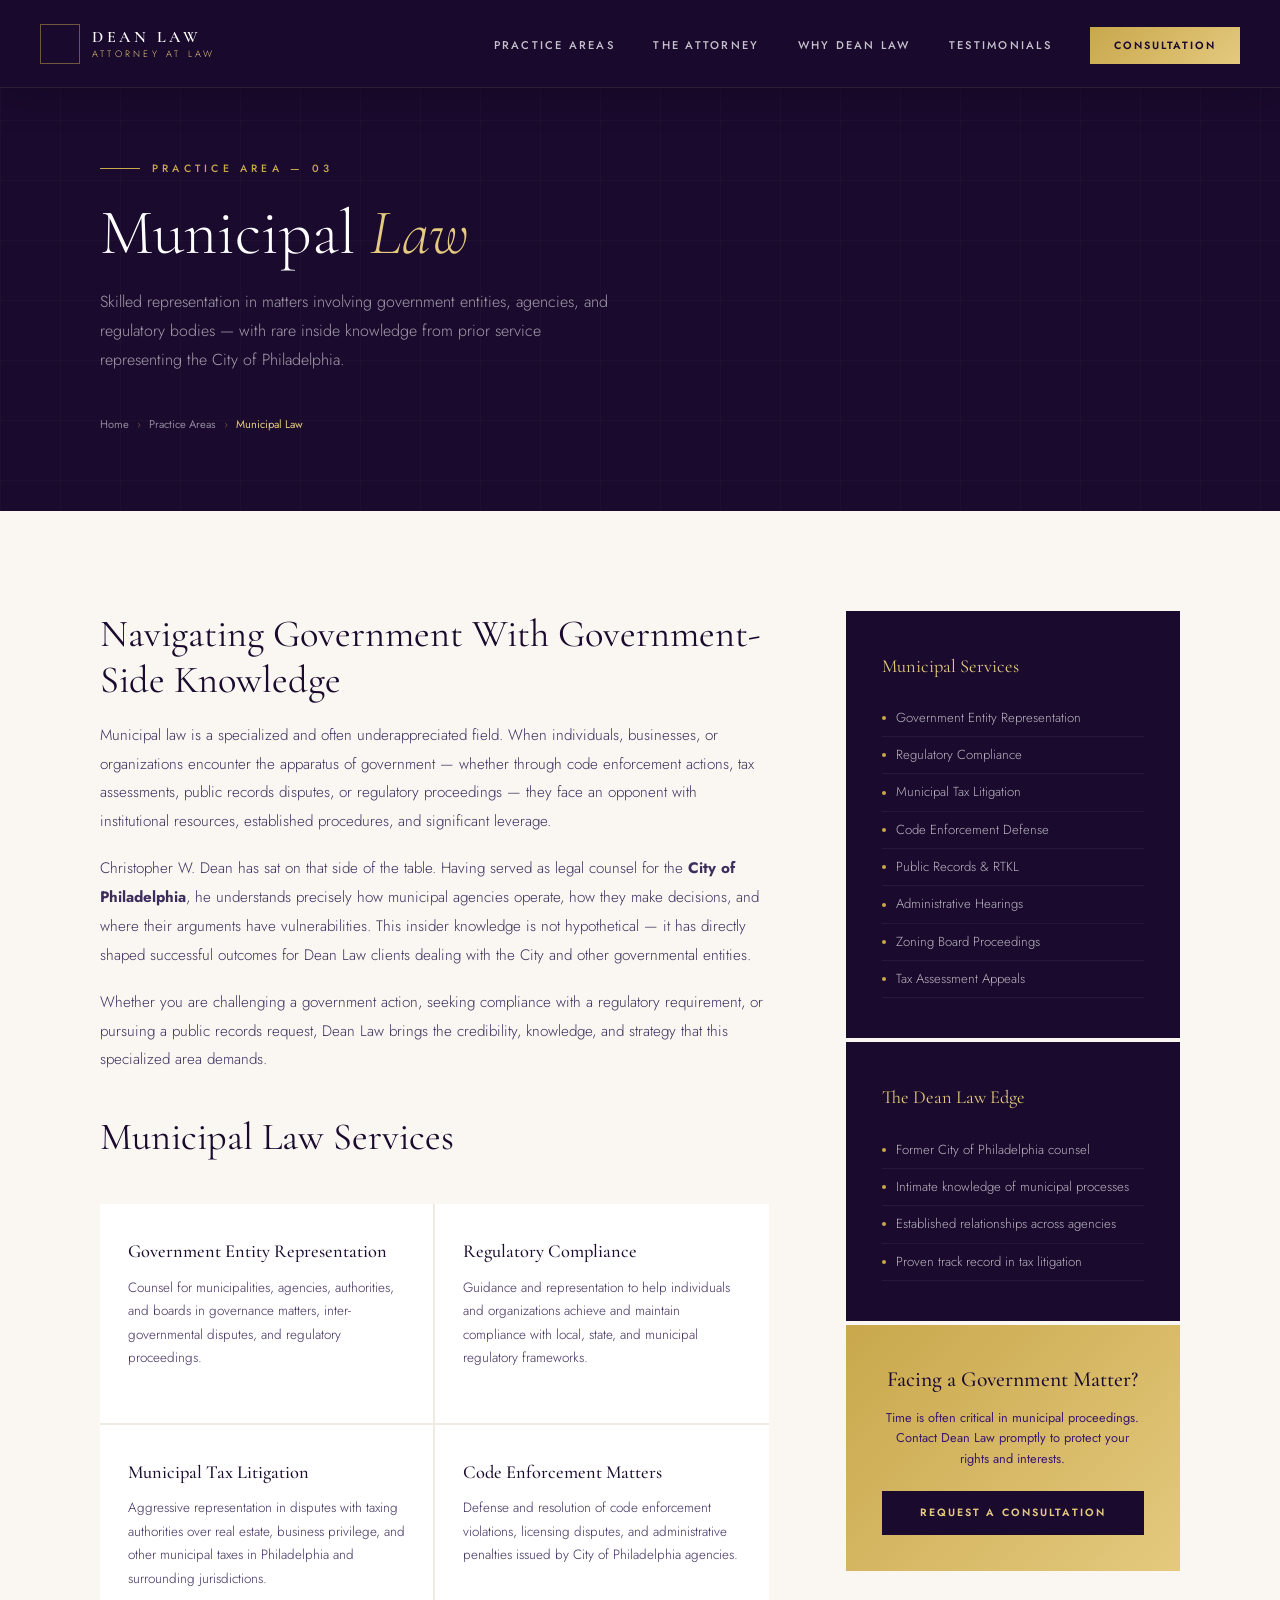
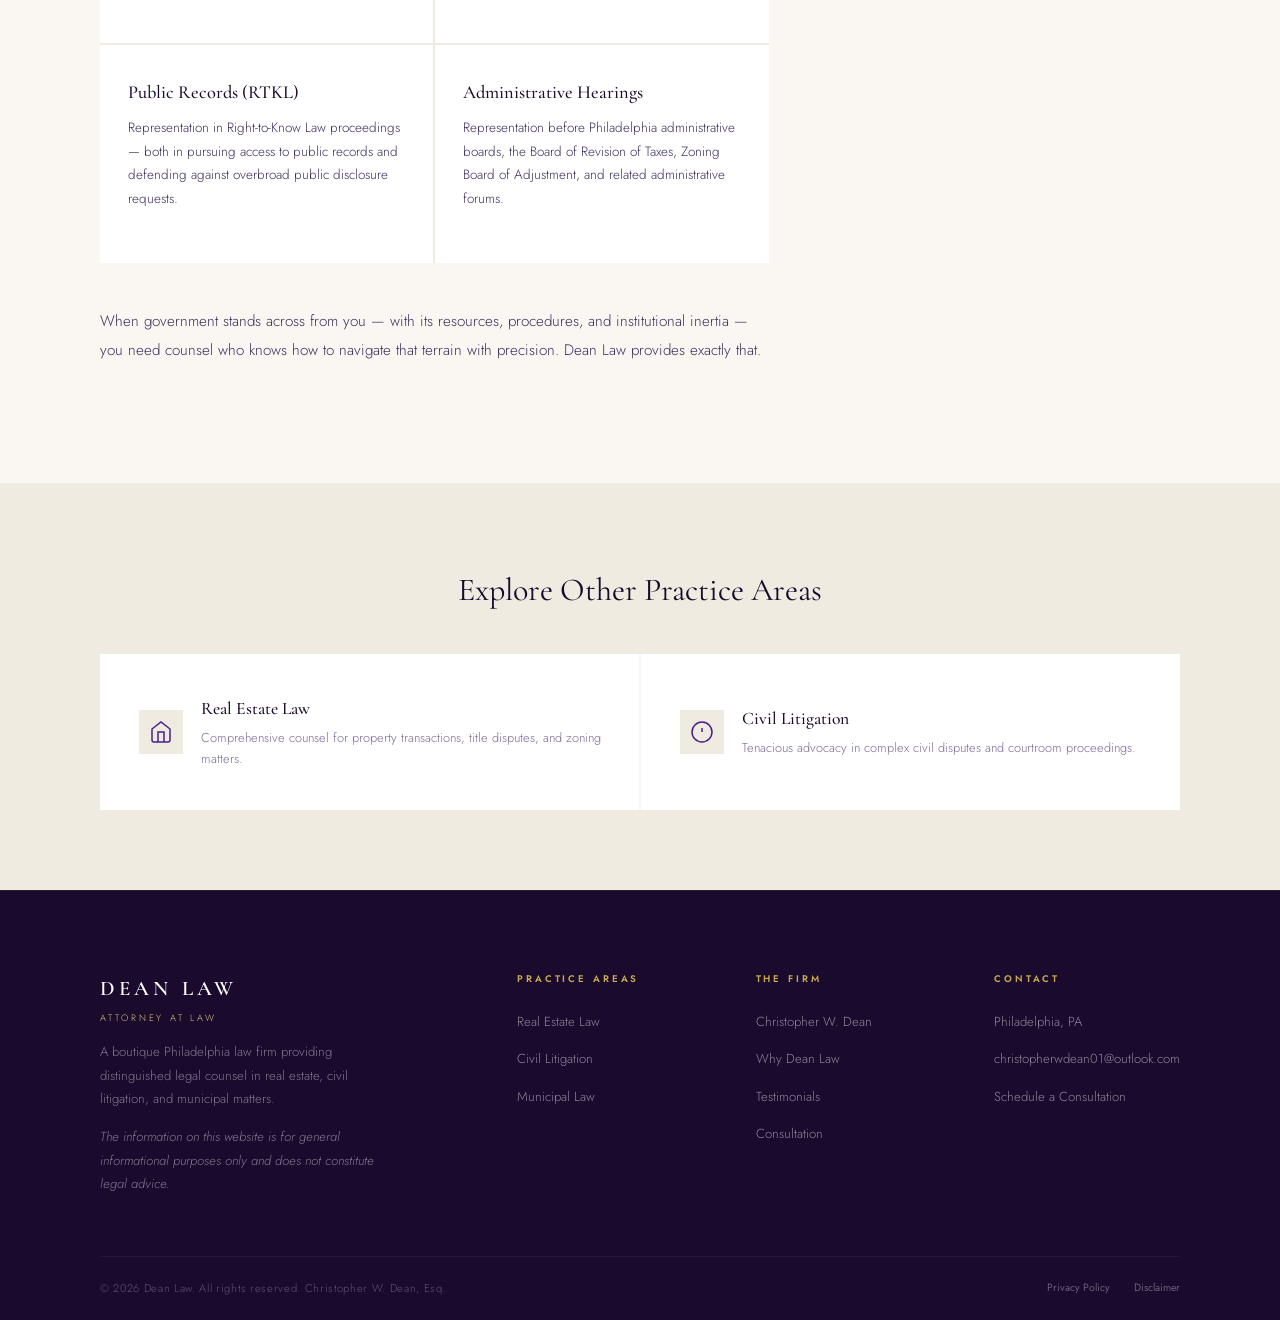
<file: municipal-law.html>
<!DOCTYPE html>
<html lang="en">
<head>
  <meta charset="UTF-8" />
  <meta name="viewport" content="width=device-width, initial-scale=1.0" />
  <meta name="description" content="Municipal Law — Dean Law, Philadelphia. Government representation, regulatory compliance, tax litigation, code enforcement, and public records." />
  <title>Municipal Law | Dean Law</title>
 
  <!-- Favicon -->
  <link rel="icon" type="image/x-icon" href="image/favico.ico" />
  <link rel="shortcut icon" type="image/x-icon" href="image/favico.ico" />

  <!-- Open Graph — controls preview card when link is pasted -->
  <meta property="og:title"       content="Dean Law | Christopher W. Dean, Esq." />
  <meta property="og:description" content="Philadelphia's premier boutique law firm. Distinguished representation in Real Estate Law, Civil Litigation, and Municipal Law." />
  <meta property="og:image"       content="image/logo.png" />
  <meta property="og:type"        content="website" />
  <meta property="og:url"         content="https://deanlawfirm.github.io/Dean/" />

  <!-- Twitter / X card -->
  <meta name="twitter:card"        content="summary" />
  <meta name="twitter:title"       content="Dean Law | Christopher W. Dean, Esq." />
  <meta name="twitter:description" content="Philadelphia's premier boutique law firm. Distinguished representation in Real Estate Law, Civil Litigation, and Municipal Law." />
  <meta name="twitter:image"       content="image/logo.png" />

  <link rel="stylesheet" href="style.css" />
</head>
<body>

  <header id="navbar">
    <a href="index.html" class="nav-logo">
      <div class="nav-logo-emblem">
        <svg width="22" height="22" viewBox="0 0 24 24" fill="none" stroke="currentColor" stroke-width="1.5">
          <path d="M12 2L2 7l10 5 10-5-10-5zM2 17l10 5 10-5M2 12l10 5 10-5"/>
        </svg>
      </div>
      <div class="nav-logo-text">Dean Law<span>Attorney at Law</span></div>
    </a>
    <ul class="nav-links">
      <li><a href="practice-areas.html">Practice Areas</a></li>
      <li><a href="attorney.html">The Attorney</a></li>
      <li><a href="why-dean-law.html">Why Dean Law</a></li>
      <li><a href="testimonials.html">Testimonials</a></li>
      <li><a href="contact.html" class="nav-cta">Consultation</a></li>
    </ul>
    <button class="nav-toggle" aria-label="Toggle menu"><span></span><span></span><span></span></button>
  </header>

  <section class="page-hero">
    <div class="container page-hero-inner">
      <p class="page-hero-eyebrow">Practice Area — 03</p>
      <h1>Municipal <em>Law</em></h1>
      <p class="page-hero-sub">Skilled representation in matters involving government entities, agencies, and regulatory bodies — with rare inside knowledge from prior service representing the City of Philadelphia.</p>
      <div class="breadcrumb">
        <a href="index.html">Home</a>
        <span class="breadcrumb-sep">›</span>
        <a href="practice-areas.html">Practice Areas</a>
        <span class="breadcrumb-sep">›</span>
        <span class="breadcrumb-current">Municipal Law</span>
      </div>
    </div>
  </section>

  <section class="practice-detail-section">
    <div class="container">
      <div class="practice-detail-grid">
        <div class="practice-detail-content reveal">
          <h2>Navigating Government With Government-Side Knowledge</h2>
          <p>Municipal law is a specialized and often underappreciated field. When individuals, businesses, or organizations encounter the apparatus of government — whether through code enforcement actions, tax assessments, public records disputes, or regulatory proceedings — they face an opponent with institutional resources, established procedures, and significant leverage.</p>
          <p>Christopher W. Dean has sat on that side of the table. Having served as legal counsel for the <strong>City of Philadelphia</strong>, he understands precisely how municipal agencies operate, how they make decisions, and where their arguments have vulnerabilities. This insider knowledge is not hypothetical — it has directly shaped successful outcomes for Dean Law clients dealing with the City and other governmental entities.</p>
          <p>Whether you are challenging a government action, seeking compliance with a regulatory requirement, or pursuing a public records request, Dean Law brings the credibility, knowledge, and strategy that this specialized area demands.</p>

          <h2 style="margin-top:40px;">Municipal Law Services</h2>
          <div class="services-grid">
            <div class="service-item">
              <h3>Government Entity Representation</h3>
              <p>Counsel for municipalities, agencies, authorities, and boards in governance matters, inter-governmental disputes, and regulatory proceedings.</p>
            </div>
            <div class="service-item">
              <h3>Regulatory Compliance</h3>
              <p>Guidance and representation to help individuals and organizations achieve and maintain compliance with local, state, and municipal regulatory frameworks.</p>
            </div>
            <div class="service-item">
              <h3>Municipal Tax Litigation</h3>
              <p>Aggressive representation in disputes with taxing authorities over real estate, business privilege, and other municipal taxes in Philadelphia and surrounding jurisdictions.</p>
            </div>
            <div class="service-item">
              <h3>Code Enforcement Matters</h3>
              <p>Defense and resolution of code enforcement violations, licensing disputes, and administrative penalties issued by City of Philadelphia agencies.</p>
            </div>
            <div class="service-item">
              <h3>Public Records (RTKL)</h3>
              <p>Representation in Right-to-Know Law proceedings — both in pursuing access to public records and defending against overbroad public disclosure requests.</p>
            </div>
            <div class="service-item">
              <h3>Administrative Hearings</h3>
              <p>Representation before Philadelphia administrative boards, the Board of Revision of Taxes, Zoning Board of Adjustment, and related administrative forums.</p>
            </div>
          </div>

          <p>When government stands across from you — with its resources, procedures, and institutional inertia — you need counsel who knows how to navigate that terrain with precision. Dean Law provides exactly that.</p>
        </div>

        <div class="practice-sidebar reveal" data-delay="200">
          <div class="sidebar-card">
            <h4>Municipal Services</h4>
            <ul>
              <li>Government Entity Representation</li>
              <li>Regulatory Compliance</li>
              <li>Municipal Tax Litigation</li>
              <li>Code Enforcement Defense</li>
              <li>Public Records &amp; RTKL</li>
              <li>Administrative Hearings</li>
              <li>Zoning Board Proceedings</li>
              <li>Tax Assessment Appeals</li>
            </ul>
          </div>
          <div class="sidebar-card" style="margin-top:4px;">
            <h4>The Dean Law Edge</h4>
            <ul>
              <li>Former City of Philadelphia counsel</li>
              <li>Intimate knowledge of municipal processes</li>
              <li>Established relationships across agencies</li>
              <li>Proven track record in tax litigation</li>
            </ul>
          </div>
          <div class="cta-card" style="margin-top:4px;">
            <h4>Facing a Government Matter?</h4>
            <p>Time is often critical in municipal proceedings. Contact Dean Law promptly to protect your rights and interests.</p>
            <a href="contact.html">Request a Consultation</a>
          </div>
        </div>
      </div>
    </div>
  </section>

  <section class="other-practices">
    <div class="container">
      <h2>Explore Other Practice Areas</h2>
      <div class="other-practices-grid">
        <a href="real-estate-law.html" class="other-practice-card">
          <div class="other-practice-icon">
            <svg width="24" height="24" viewBox="0 0 24 24" fill="none" stroke="currentColor" stroke-width="1.5"><path d="M3 9l9-7 9 7v11a2 2 0 01-2 2H5a2 2 0 01-2-2z"/><polyline points="9 22 9 12 15 12 15 22"/></svg>
          </div>
          <div><h3>Real Estate Law</h3><p>Comprehensive counsel for property transactions, title disputes, and zoning matters.</p></div>
        </a>
        <a href="civil-litigation.html" class="other-practice-card">
          <div class="other-practice-icon">
            <svg width="24" height="24" viewBox="0 0 24 24" fill="none" stroke="currentColor" stroke-width="1.5"><circle cx="12" cy="12" r="10"/><line x1="12" y1="8" x2="12" y2="12"/><line x1="12" y1="16" x2="12.01" y2="16"/></svg>
          </div>
          <div><h3>Civil Litigation</h3><p>Tenacious advocacy in complex civil disputes and courtroom proceedings.</p></div>
        </a>
      </div>
    </div>
  </section>

  <footer id="footer">
    <div class="container">
      <div class="footer-main">
        <div class="footer-brand"><div class="footer-brand-name">Dean Law<span>Attorney at Law</span></div><p>A boutique Philadelphia law firm providing distinguished legal counsel in real estate, civil litigation, and municipal matters.</p><p class="footer-disclaimer">The information on this website is for general informational purposes only and does not constitute legal advice.</p></div>
        <div class="footer-col"><h5>Practice Areas</h5><ul><li><a href="real-estate-law.html">Real Estate Law</a></li><li><a href="civil-litigation.html">Civil Litigation</a></li><li><a href="municipal-law.html">Municipal Law</a></li></ul></div>
        <div class="footer-col"><h5>The Firm</h5><ul><li><a href="attorney.html">Christopher W. Dean</a></li><li><a href="why-dean-law.html">Why Dean Law</a></li><li><a href="testimonials.html">Testimonials</a></li><li><a href="contact.html">Consultation</a></li></ul></div>
        <div class="footer-col"><h5>Contact</h5><ul><li><a href="#">Philadelphia, PA</a></li><li><a href="mailto:christopherwdean01@outlook.com">christopherwdean01@outlook.com</a></li><li><a href="contact.html">Schedule a Consultation</a></li></ul></div>
      </div>
      <div class="footer-bottom"><p>&copy; <span id="footerYear"></span> Dean Law. All rights reserved. Christopher W. Dean, Esq.</p><div class="footer-bar-links"><a href="#">Privacy Policy</a><a href="#">Disclaimer</a></div></div>
    </div>
  </footer>
  <script src="main.js"></script>
</body>
</html>
</file>
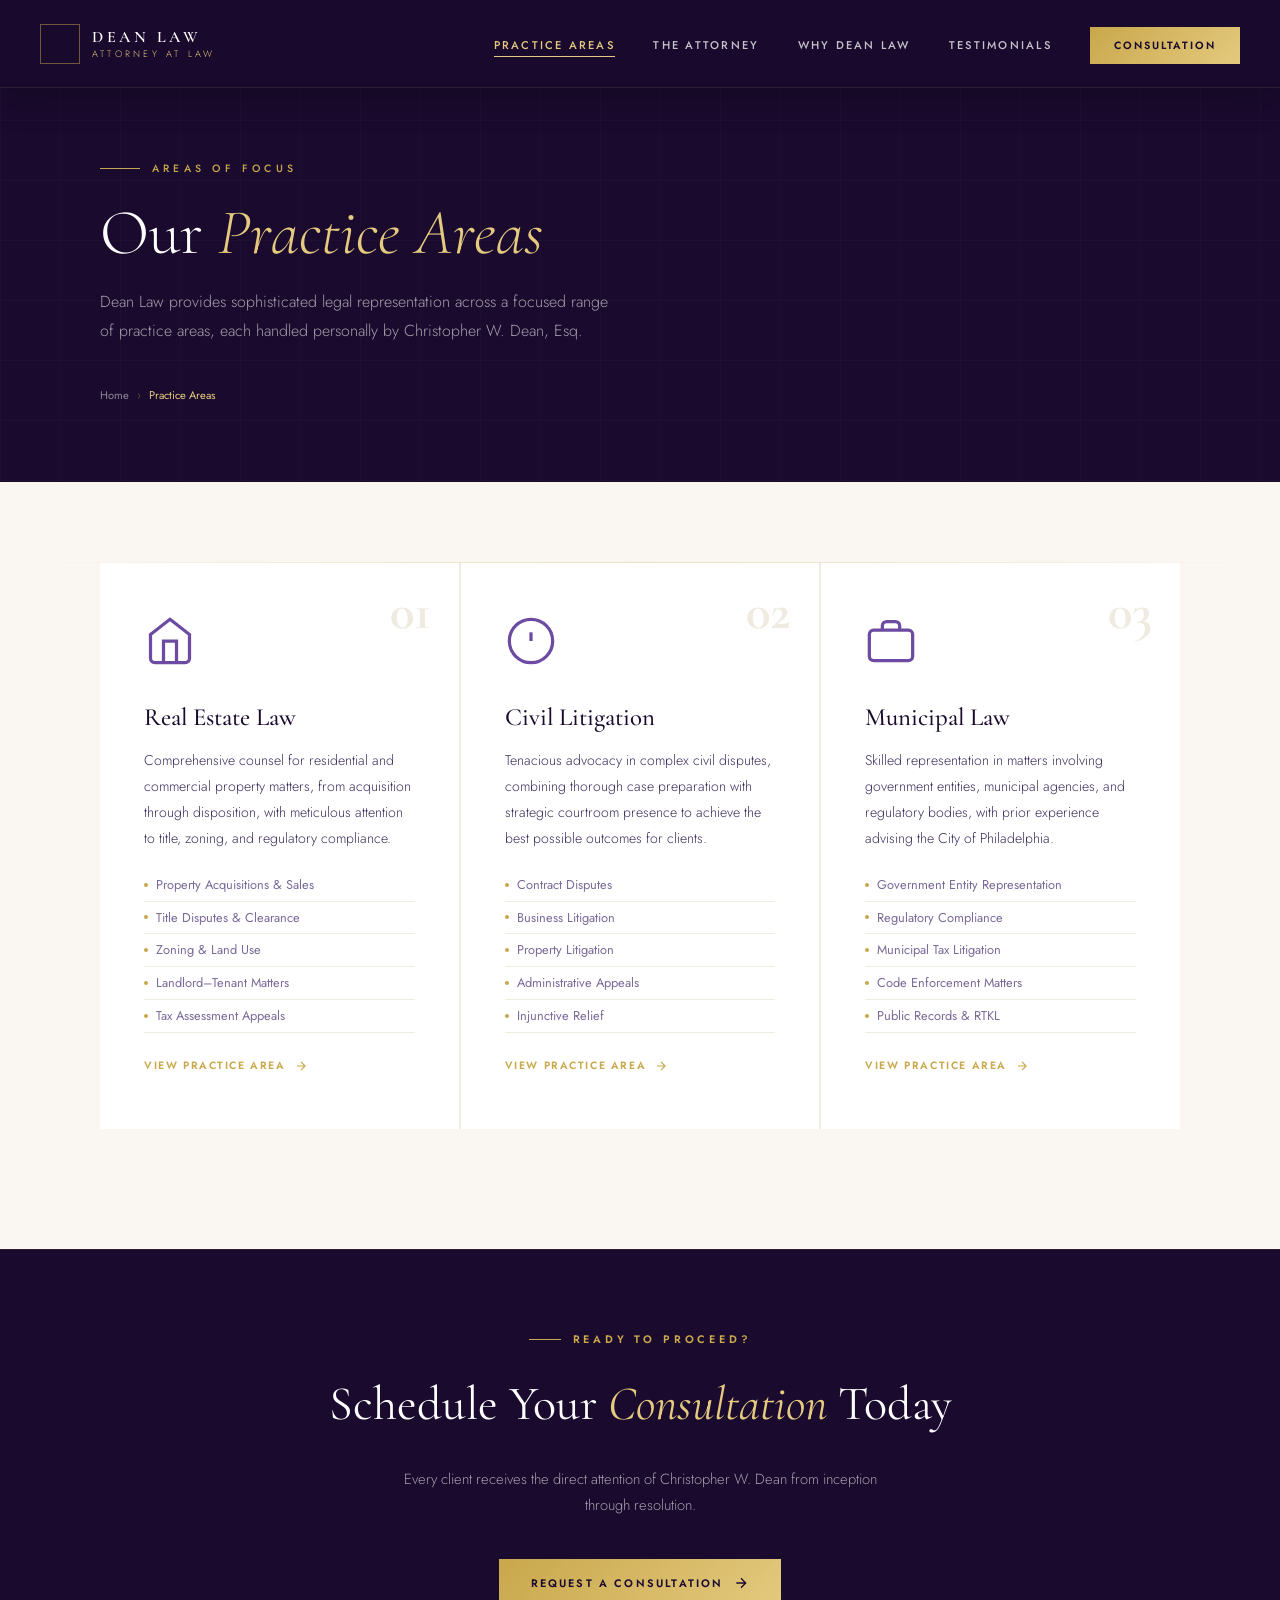
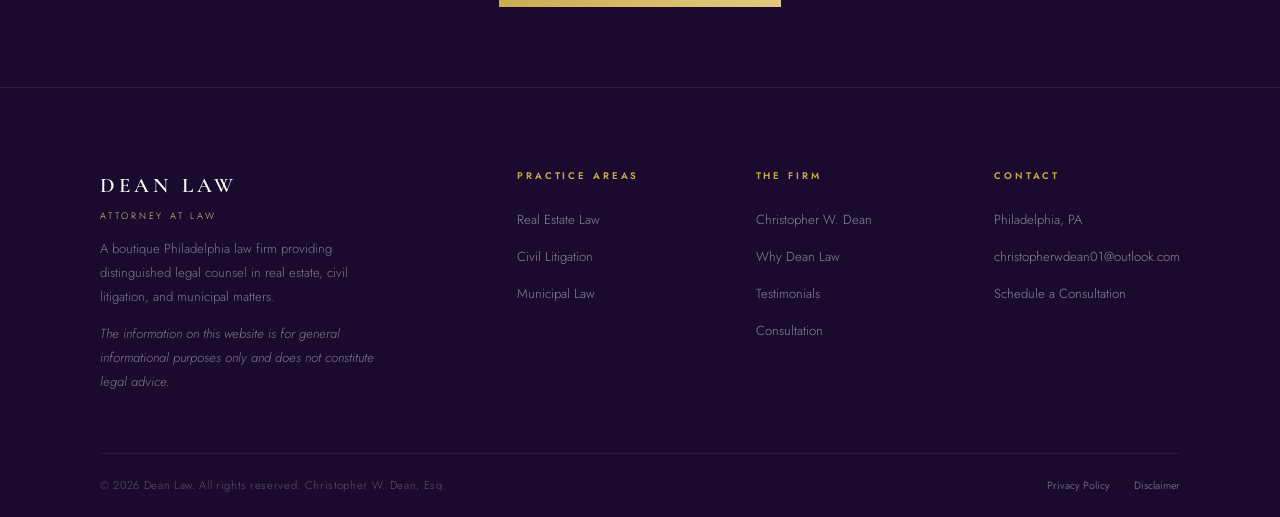
<file: practice-areas.html>
<!DOCTYPE html>
<html lang="en">
<head>
  <meta charset="UTF-8" />
  <meta name="viewport" content="width=device-width, initial-scale=1.0" />
  <meta name="description" content="Dean Law Practice Areas — Real Estate Law, Civil Litigation, and Municipal Law in Philadelphia, Pennsylvania." />
  <title>Practice Areas | Dean Law</title>
  <!-- Favicon -->
  <link rel="icon" type="image/x-icon" href="image/favico.ico" />
  <link rel="shortcut icon" type="image/x-icon" href="image/favico.ico" />

  <!-- Open Graph — controls preview card when link is pasted -->
  <meta property="og:title"       content="Dean Law | Christopher W. Dean, Esq." />
  <meta property="og:description" content="Philadelphia's premier boutique law firm. Distinguished representation in Real Estate Law, Civil Litigation, and Municipal Law." />
  <meta property="og:image"       content="image/logo.png" />
  <meta property="og:type"        content="website" />
  <meta property="og:url"         content="https://deanlawfirm.github.io/Dean/" />

  <!-- Twitter / X card -->
  <meta name="twitter:card"        content="summary" />
  <meta name="twitter:title"       content="Dean Law | Christopher W. Dean, Esq." />
  <meta name="twitter:description" content="Philadelphia's premier boutique law firm. Distinguished representation in Real Estate Law, Civil Litigation, and Municipal Law." />
  <meta name="twitter:image"       content="image/logo.png" />

  <link rel="stylesheet" href="style.css" />
</head>
<body>

  <header id="navbar">
    <a href="index.html" class="nav-logo">
      <div class="nav-logo-emblem">
        <svg width="22" height="22" viewBox="0 0 24 24" fill="none" stroke="currentColor" stroke-width="1.5">
          <path d="M12 2L2 7l10 5 10-5-10-5zM2 17l10 5 10-5M2 12l10 5 10-5"/>
        </svg>
      </div>
      <div class="nav-logo-text">Dean Law<span>Attorney at Law</span></div>
    </a>
    <ul class="nav-links">
      <li><a href="practice-areas.html">Practice Areas</a></li>
      <li><a href="attorney.html">The Attorney</a></li>
      <li><a href="why-dean-law.html">Why Dean Law</a></li>
      <li><a href="testimonials.html">Testimonials</a></li>
      <li><a href="contact.html" class="nav-cta">Consultation</a></li>
    </ul>
    <button class="nav-toggle" aria-label="Toggle menu"><span></span><span></span><span></span></button>
  </header>

  <section class="page-hero">
    <div class="container page-hero-inner">
      <p class="page-hero-eyebrow">Areas of Focus</p>
      <h1>Our <em>Practice Areas</em></h1>
      <p class="page-hero-sub">Dean Law provides sophisticated legal representation across a focused range of practice areas, each handled personally by Christopher W. Dean, Esq.</p>
      <div class="breadcrumb">
        <a href="index.html">Home</a>
        <span class="breadcrumb-sep">›</span>
        <span class="breadcrumb-current">Practice Areas</span>
      </div>
    </div>
  </section>

  <section class="practice-section" style="padding-top:80px;">
    <div class="container">
      <div class="practice-grid">
        <a href="real-estate-law.html" class="practice-card reveal" data-delay="0">
          <span class="practice-num">01</span>
          <svg class="practice-icon" viewBox="0 0 24 24" fill="none" stroke="currentColor" stroke-width="1.5">
            <path d="M3 9l9-7 9 7v11a2 2 0 01-2 2H5a2 2 0 01-2-2z"/><polyline points="9 22 9 12 15 12 15 22"/>
          </svg>
          <h3>Real Estate Law</h3>
          <p>Comprehensive counsel for residential and commercial property matters, from acquisition through disposition, with meticulous attention to title, zoning, and regulatory compliance.</p>
          <ul>
            <li>Property Acquisitions &amp; Sales</li>
            <li>Title Disputes &amp; Clearance</li>
            <li>Zoning &amp; Land Use</li>
            <li>Landlord–Tenant Matters</li>
            <li>Tax Assessment Appeals</li>
          </ul>
          <div class="practice-learn-more">View Practice Area <svg width="14" height="14" viewBox="0 0 24 24" fill="none" stroke="currentColor" stroke-width="2"><path d="M5 12h14M12 5l7 7-7 7"/></svg></div>
        </a>
        <a href="civil-litigation.html" class="practice-card reveal" data-delay="120">
          <span class="practice-num">02</span>
          <svg class="practice-icon" viewBox="0 0 24 24" fill="none" stroke="currentColor" stroke-width="1.5">
            <circle cx="12" cy="12" r="10"/><line x1="12" y1="8" x2="12" y2="12"/><line x1="12" y1="16" x2="12.01" y2="16"/>
          </svg>
          <h3>Civil Litigation</h3>
          <p>Tenacious advocacy in complex civil disputes, combining thorough case preparation with strategic courtroom presence to achieve the best possible outcomes for clients.</p>
          <ul>
            <li>Contract Disputes</li>
            <li>Business Litigation</li>
            <li>Property Litigation</li>
            <li>Administrative Appeals</li>
            <li>Injunctive Relief</li>
          </ul>
          <div class="practice-learn-more">View Practice Area <svg width="14" height="14" viewBox="0 0 24 24" fill="none" stroke="currentColor" stroke-width="2"><path d="M5 12h14M12 5l7 7-7 7"/></svg></div>
        </a>
        <a href="municipal-law.html" class="practice-card reveal" data-delay="240">
          <span class="practice-num">03</span>
          <svg class="practice-icon" viewBox="0 0 24 24" fill="none" stroke="currentColor" stroke-width="1.5">
            <rect x="2" y="7" width="20" height="14" rx="2"/><path d="M16 7V5a2 2 0 00-2-2h-4a2 2 0 00-2 2v2"/>
          </svg>
          <h3>Municipal Law</h3>
          <p>Skilled representation in matters involving government entities, municipal agencies, and regulatory bodies, with prior experience advising the City of Philadelphia.</p>
          <ul>
            <li>Government Entity Representation</li>
            <li>Regulatory Compliance</li>
            <li>Municipal Tax Litigation</li>
            <li>Code Enforcement Matters</li>
            <li>Public Records &amp; RTKL</li>
          </ul>
          <div class="practice-learn-more">View Practice Area <svg width="14" height="14" viewBox="0 0 24 24" fill="none" stroke="currentColor" stroke-width="2"><path d="M5 12h14M12 5l7 7-7 7"/></svg></div>
        </a>
      </div>
    </div>
  </section>

  <!-- CTA Banner -->
  <section style="background:var(--purple-deep);padding:80px 0;border-top:1px solid rgba(201,168,76,0.12);">
    <div class="container" style="text-align:center;">
      <p class="section-eyebrow" style="justify-content:center;color:var(--gold);">Ready to Proceed?</p>
      <h2 style="font-family:var(--font-display);font-size:clamp(2rem,4vw,3rem);font-weight:400;color:var(--white);margin-bottom:20px;">Schedule Your <em style="font-style:italic;color:var(--gold-light);">Consultation</em> Today</h2>
      <p style="font-size:0.92rem;font-weight:300;color:rgba(255,255,255,0.6);max-width:500px;margin:0 auto 40px;line-height:1.8;">Every client receives the direct attention of Christopher W. Dean from inception through resolution.</p>
      <a href="contact.html" class="btn-primary">
        <span>Request a Consultation</span>
        <svg width="16" height="16" viewBox="0 0 24 24" fill="none" stroke="currentColor" stroke-width="2"><path d="M5 12h14M12 5l7 7-7 7"/></svg>
      </a>
    </div>
  </section>

  <footer id="footer">
    <div class="container">
      <div class="footer-main">
        <div class="footer-brand">
          <div class="footer-brand-name">Dean Law<span>Attorney at Law</span></div>
          <p>A boutique Philadelphia law firm providing distinguished legal counsel in real estate, civil litigation, and municipal matters.</p>
          <p class="footer-disclaimer">The information on this website is for general informational purposes only and does not constitute legal advice.</p>
        </div>
        <div class="footer-col"><h5>Practice Areas</h5><ul><li><a href="real-estate-law.html">Real Estate Law</a></li><li><a href="civil-litigation.html">Civil Litigation</a></li><li><a href="municipal-law.html">Municipal Law</a></li></ul></div>
        <div class="footer-col"><h5>The Firm</h5><ul><li><a href="attorney.html">Christopher W. Dean</a></li><li><a href="why-dean-law.html">Why Dean Law</a></li><li><a href="testimonials.html">Testimonials</a></li><li><a href="contact.html">Consultation</a></li></ul></div>
        <div class="footer-col"><h5>Contact</h5><ul><li><a href="#">Philadelphia, PA</a></li><li><a href="mailto:christopherwdean01@outlook.com">christopherwdean01@outlook.com</a></li><li><a href="contact.html">Schedule a Consultation</a></li></ul></div>
      </div>
      <div class="footer-bottom">
        <p>&copy; <span id="footerYear"></span> Dean Law. All rights reserved. Christopher W. Dean, Esq.</p>
        <div class="footer-bar-links"><a href="#">Privacy Policy</a><a href="#">Disclaimer</a></div>
      </div>
    </div>
  </footer>
  <script src="main.js"></script>
</body>
</html>
</file>
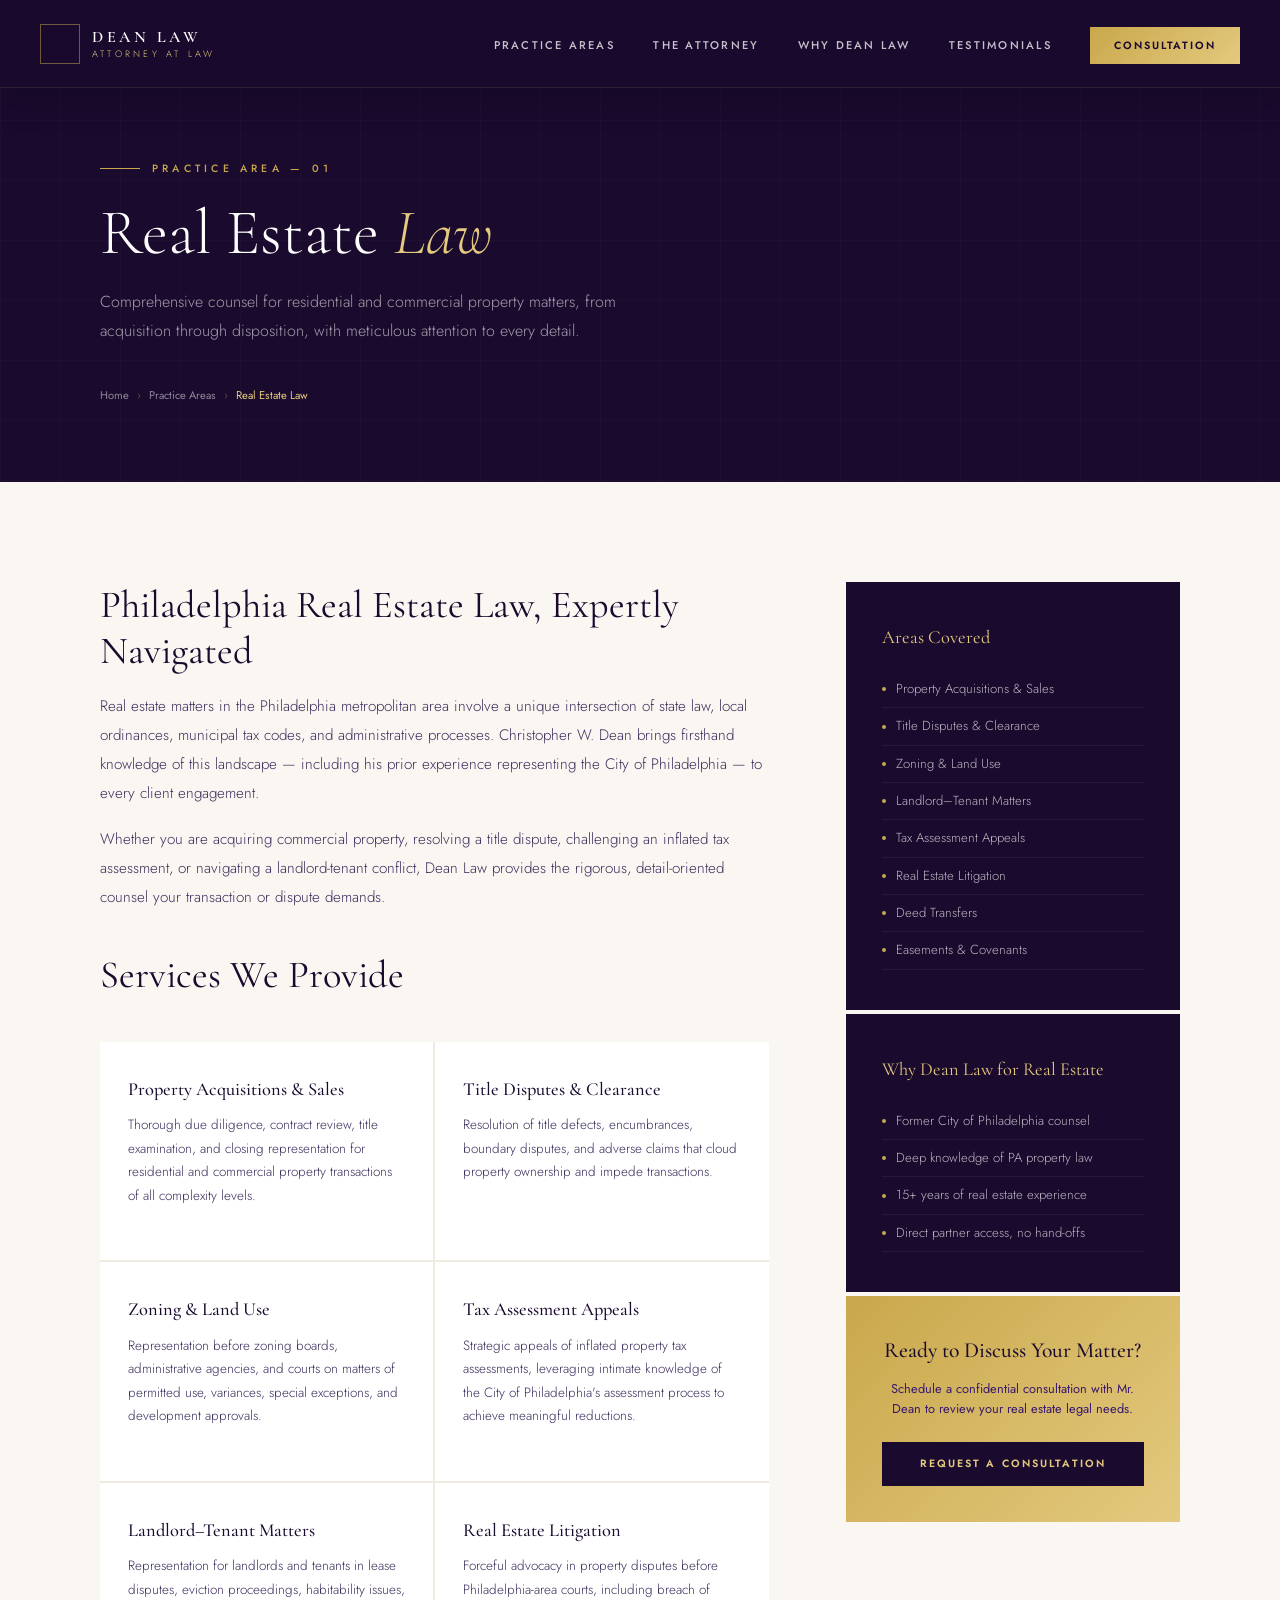
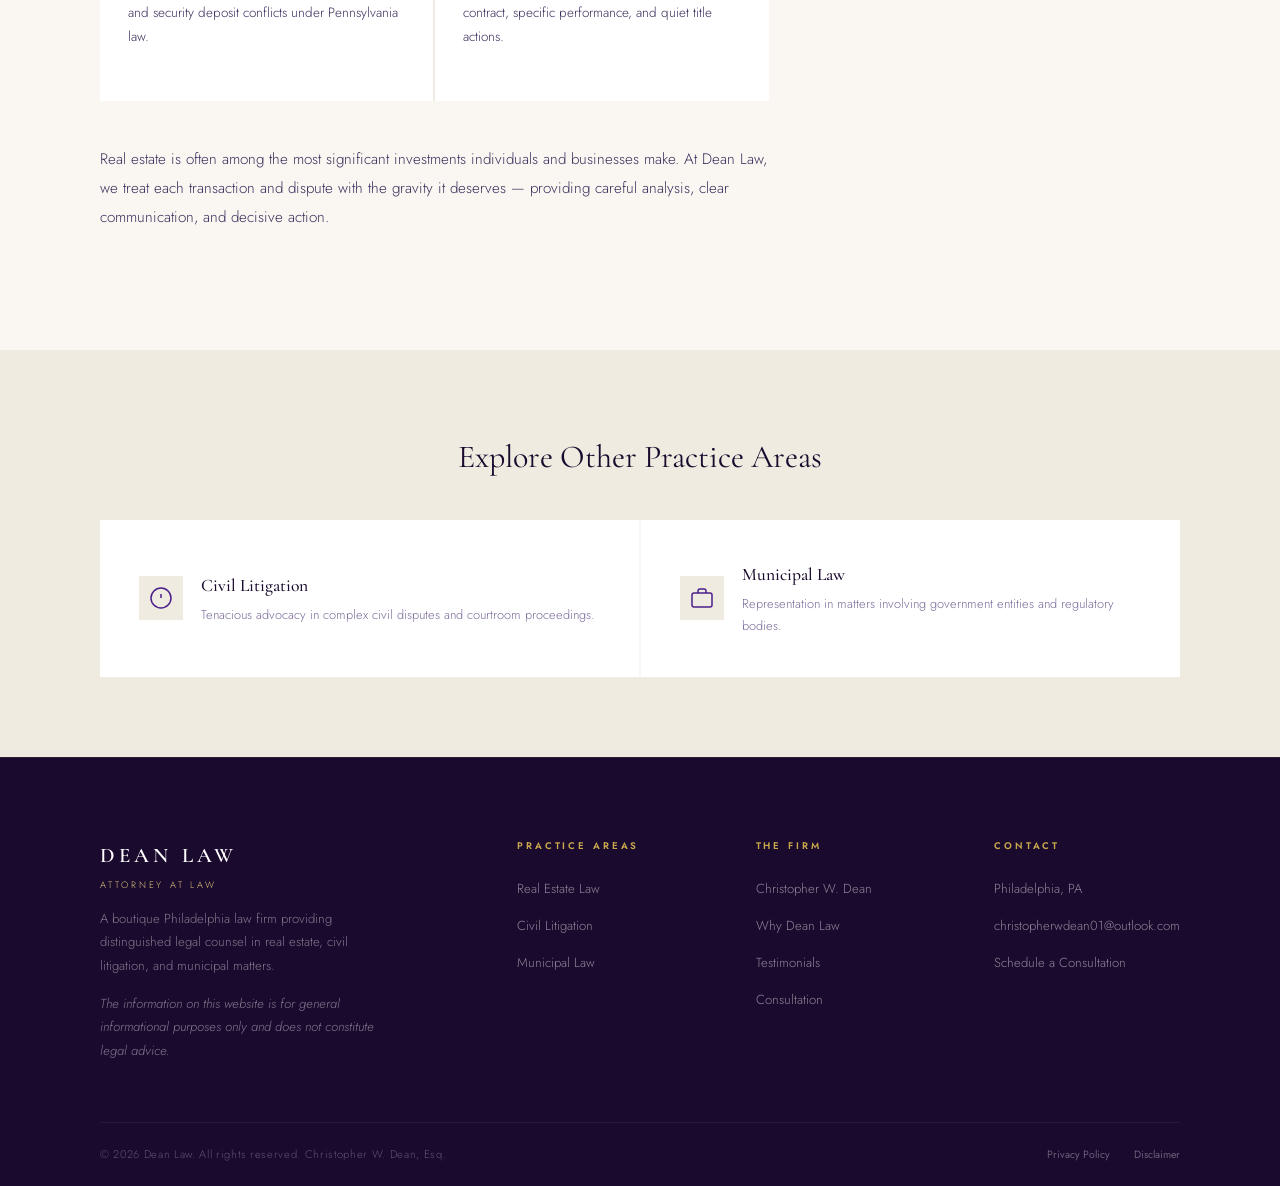
<file: real-estate-law.html>
<!DOCTYPE html>
<html lang="en">
<head>
  <meta charset="UTF-8" />
  <meta name="viewport" content="width=device-width, initial-scale=1.0" />
  <meta name="description" content="Real Estate Law — Dean Law, Philadelphia. Residential and commercial property transactions, title disputes, zoning, and tax assessment appeals." />
  <title>Real Estate Law | Dean Law</title>
  
  <!-- Favicon -->
  <link rel="icon" type="image/x-icon" href="image/favico.ico" />
  <link rel="shortcut icon" type="image/x-icon" href="image/favico.ico" />

  <!-- Open Graph — controls preview card when link is pasted -->
  <meta property="og:title"       content="Dean Law | Christopher W. Dean, Esq." />
  <meta property="og:description" content="Philadelphia's premier boutique law firm. Distinguished representation in Real Estate Law, Civil Litigation, and Municipal Law." />
  <meta property="og:image"       content="image/logo.png" />
  <meta property="og:type"        content="website" />
  <meta property="og:url"         content="https://deanlawfirm.github.io/Dean/" />

  <!-- Twitter / X card -->
  <meta name="twitter:card"        content="summary" />
  <meta name="twitter:title"       content="Dean Law | Christopher W. Dean, Esq." />
  <meta name="twitter:description" content="Philadelphia's premier boutique law firm. Distinguished representation in Real Estate Law, Civil Litigation, and Municipal Law." />
  <meta name="twitter:image"       content="image/logo.png" />

  <link rel="stylesheet" href="style.css" />
</head>
<body>

  <header id="navbar">
    <a href="index.html" class="nav-logo">
      <div class="nav-logo-emblem">
        <svg width="22" height="22" viewBox="0 0 24 24" fill="none" stroke="currentColor" stroke-width="1.5">
          <path d="M12 2L2 7l10 5 10-5-10-5zM2 17l10 5 10-5M2 12l10 5 10-5"/>
        </svg>
      </div>
      <div class="nav-logo-text">Dean Law<span>Attorney at Law</span></div>
    </a>
    <ul class="nav-links">
      <li><a href="practice-areas.html">Practice Areas</a></li>
      <li><a href="attorney.html">The Attorney</a></li>
      <li><a href="why-dean-law.html">Why Dean Law</a></li>
      <li><a href="testimonials.html">Testimonials</a></li>
      <li><a href="contact.html" class="nav-cta">Consultation</a></li>
    </ul>
    <button class="nav-toggle" aria-label="Toggle menu"><span></span><span></span><span></span></button>
  </header>

  <section class="page-hero">
    <div class="container page-hero-inner">
      <p class="page-hero-eyebrow">Practice Area — 01</p>
      <h1>Real Estate <em>Law</em></h1>
      <p class="page-hero-sub">Comprehensive counsel for residential and commercial property matters, from acquisition through disposition, with meticulous attention to every detail.</p>
      <div class="breadcrumb">
        <a href="index.html">Home</a>
        <span class="breadcrumb-sep">›</span>
        <a href="practice-areas.html">Practice Areas</a>
        <span class="breadcrumb-sep">›</span>
        <span class="breadcrumb-current">Real Estate Law</span>
      </div>
    </div>
  </section>

  <section class="practice-detail-section">
    <div class="container">
      <div class="practice-detail-grid">
        <div class="practice-detail-content reveal">
          <h2>Philadelphia Real Estate Law, Expertly Navigated</h2>
          <p>Real estate matters in the Philadelphia metropolitan area involve a unique intersection of state law, local ordinances, municipal tax codes, and administrative processes. Christopher W. Dean brings firsthand knowledge of this landscape — including his prior experience representing the City of Philadelphia — to every client engagement.</p>
          <p>Whether you are acquiring commercial property, resolving a title dispute, challenging an inflated tax assessment, or navigating a landlord-tenant conflict, Dean Law provides the rigorous, detail-oriented counsel your transaction or dispute demands.</p>

          <h2 style="margin-top:40px;">Services We Provide</h2>
          <div class="services-grid">
            <div class="service-item">
              <h3>Property Acquisitions &amp; Sales</h3>
              <p>Thorough due diligence, contract review, title examination, and closing representation for residential and commercial property transactions of all complexity levels.</p>
            </div>
            <div class="service-item">
              <h3>Title Disputes &amp; Clearance</h3>
              <p>Resolution of title defects, encumbrances, boundary disputes, and adverse claims that cloud property ownership and impede transactions.</p>
            </div>
            <div class="service-item">
              <h3>Zoning &amp; Land Use</h3>
              <p>Representation before zoning boards, administrative agencies, and courts on matters of permitted use, variances, special exceptions, and development approvals.</p>
            </div>
            <div class="service-item">
              <h3>Tax Assessment Appeals</h3>
              <p>Strategic appeals of inflated property tax assessments, leveraging intimate knowledge of the City of Philadelphia's assessment process to achieve meaningful reductions.</p>
            </div>
            <div class="service-item">
              <h3>Landlord–Tenant Matters</h3>
              <p>Representation for landlords and tenants in lease disputes, eviction proceedings, habitability issues, and security deposit conflicts under Pennsylvania law.</p>
            </div>
            <div class="service-item">
              <h3>Real Estate Litigation</h3>
              <p>Forceful advocacy in property disputes before Philadelphia-area courts, including breach of contract, specific performance, and quiet title actions.</p>
            </div>
          </div>

          <p>Real estate is often among the most significant investments individuals and businesses make. At Dean Law, we treat each transaction and dispute with the gravity it deserves — providing careful analysis, clear communication, and decisive action.</p>
        </div>

        <div class="practice-sidebar reveal" data-delay="200">
          <div class="sidebar-card">
            <h4>Areas Covered</h4>
            <ul>
              <li>Property Acquisitions &amp; Sales</li>
              <li>Title Disputes &amp; Clearance</li>
              <li>Zoning &amp; Land Use</li>
              <li>Landlord–Tenant Matters</li>
              <li>Tax Assessment Appeals</li>
              <li>Real Estate Litigation</li>
              <li>Deed Transfers</li>
              <li>Easements &amp; Covenants</li>
            </ul>
          </div>
          <div class="sidebar-card" style="margin-top:4px;">
            <h4>Why Dean Law for Real Estate</h4>
            <ul>
              <li>Former City of Philadelphia counsel</li>
              <li>Deep knowledge of PA property law</li>
              <li>15+ years of real estate experience</li>
              <li>Direct partner access, no hand-offs</li>
            </ul>
          </div>
          <div class="cta-card" style="margin-top:4px;">
            <h4>Ready to Discuss Your Matter?</h4>
            <p>Schedule a confidential consultation with Mr. Dean to review your real estate legal needs.</p>
            <a href="contact.html">Request a Consultation</a>
          </div>
        </div>
      </div>
    </div>
  </section>

  <section class="other-practices">
    <div class="container">
      <h2>Explore Other Practice Areas</h2>
      <div class="other-practices-grid">
        <a href="civil-litigation.html" class="other-practice-card">
          <div class="other-practice-icon">
            <svg width="24" height="24" viewBox="0 0 24 24" fill="none" stroke="currentColor" stroke-width="1.5"><circle cx="12" cy="12" r="10"/><line x1="12" y1="8" x2="12" y2="12"/><line x1="12" y1="16" x2="12.01" y2="16"/></svg>
          </div>
          <div>
            <h3>Civil Litigation</h3>
            <p>Tenacious advocacy in complex civil disputes and courtroom proceedings.</p>
          </div>
        </a>
        <a href="municipal-law.html" class="other-practice-card">
          <div class="other-practice-icon">
            <svg width="24" height="24" viewBox="0 0 24 24" fill="none" stroke="currentColor" stroke-width="1.5"><rect x="2" y="7" width="20" height="14" rx="2"/><path d="M16 7V5a2 2 0 00-2-2h-4a2 2 0 00-2 2v2"/></svg>
          </div>
          <div>
            <h3>Municipal Law</h3>
            <p>Representation in matters involving government entities and regulatory bodies.</p>
          </div>
        </a>
      </div>
    </div>
  </section>

  <footer id="footer">
    <div class="container">
      <div class="footer-main">
        <div class="footer-brand"><div class="footer-brand-name">Dean Law<span>Attorney at Law</span></div><p>A boutique Philadelphia law firm providing distinguished legal counsel in real estate, civil litigation, and municipal matters.</p><p class="footer-disclaimer">The information on this website is for general informational purposes only and does not constitute legal advice.</p></div>
        <div class="footer-col"><h5>Practice Areas</h5><ul><li><a href="real-estate-law.html">Real Estate Law</a></li><li><a href="civil-litigation.html">Civil Litigation</a></li><li><a href="municipal-law.html">Municipal Law</a></li></ul></div>
        <div class="footer-col"><h5>The Firm</h5><ul><li><a href="attorney.html">Christopher W. Dean</a></li><li><a href="why-dean-law.html">Why Dean Law</a></li><li><a href="testimonials.html">Testimonials</a></li><li><a href="contact.html">Consultation</a></li></ul></div>
        <div class="footer-col"><h5>Contact</h5><ul><li><a href="#">Philadelphia, PA</a></li><li><a href="mailto:christopherwdean01@outlook.com">christopherwdean01@outlook.com</a></li><li><a href="contact.html">Schedule a Consultation</a></li></ul></div>
      </div>
      <div class="footer-bottom"><p>&copy; <span id="footerYear"></span> Dean Law. All rights reserved. Christopher W. Dean, Esq.</p><div class="footer-bar-links"><a href="#">Privacy Policy</a><a href="#">Disclaimer</a></div></div>
    </div>
  </footer>
  <script src="main.js"></script>
</body>
</html>
</file>
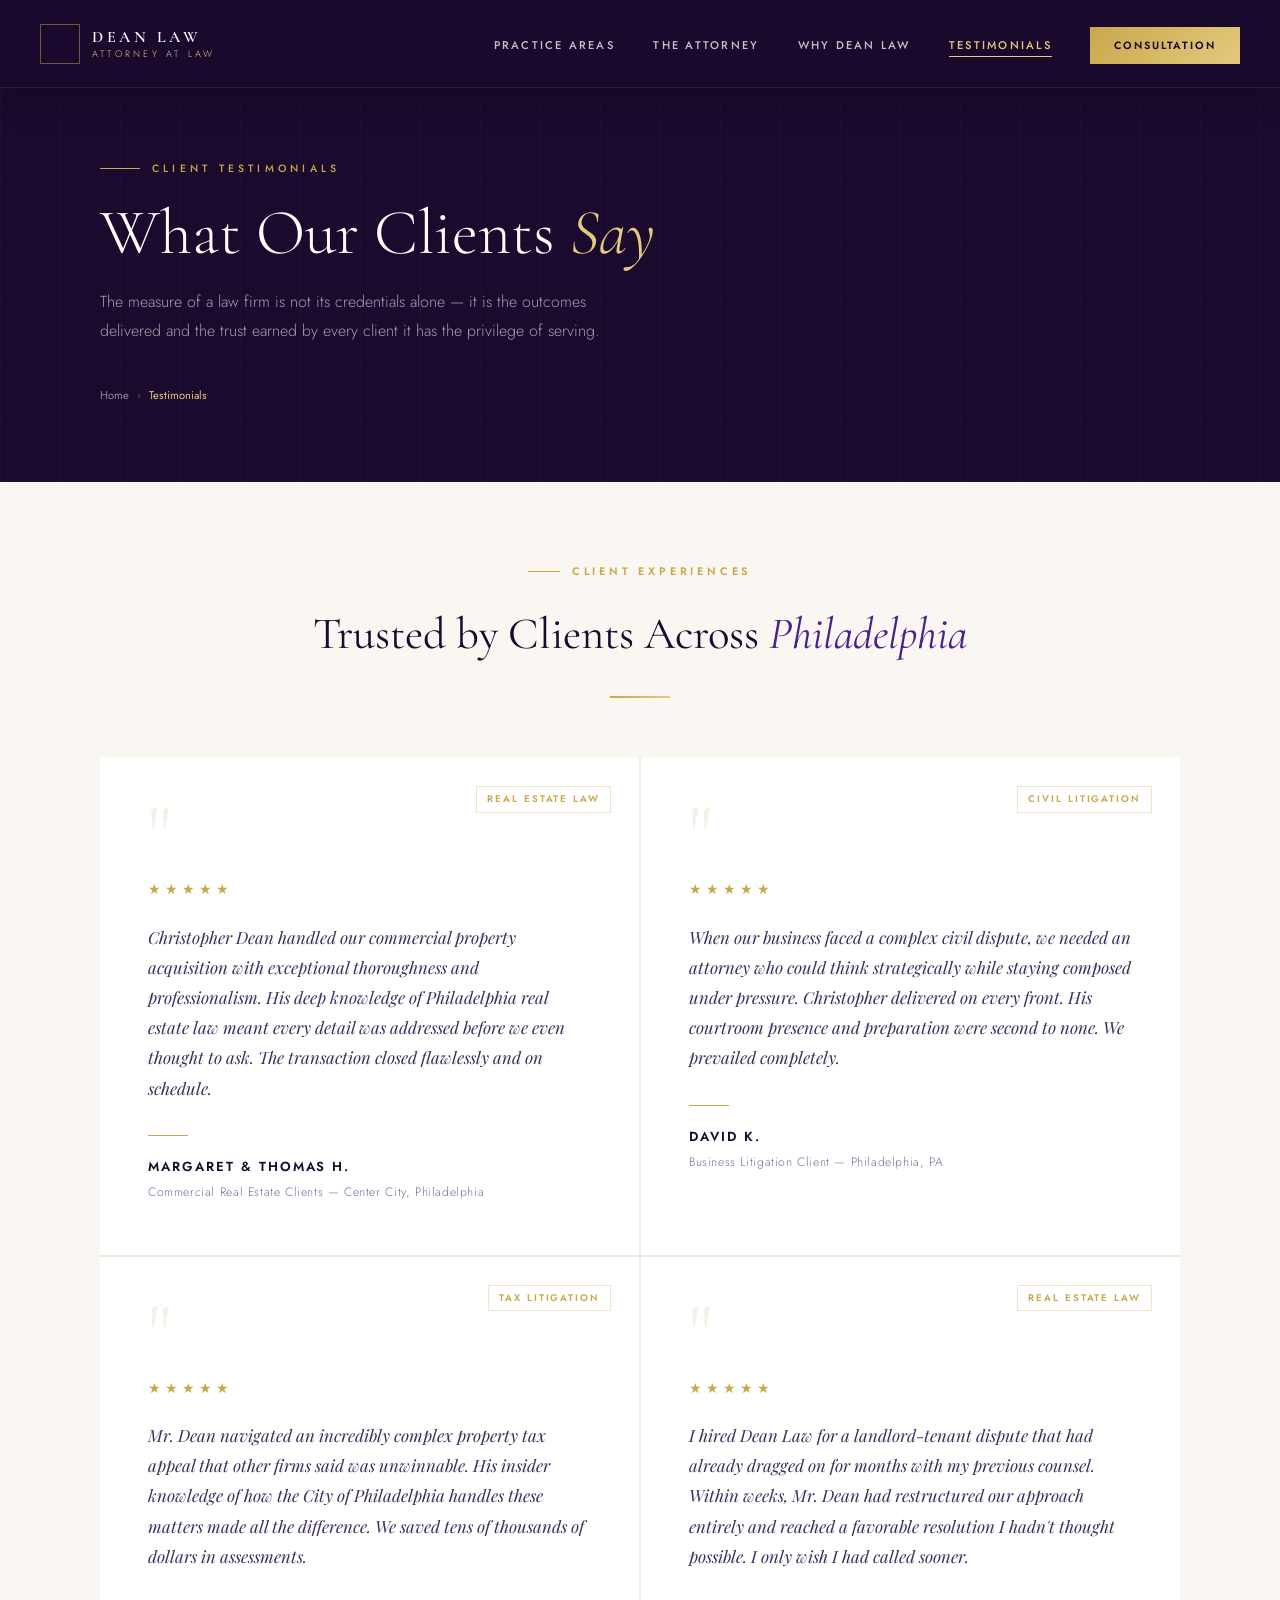
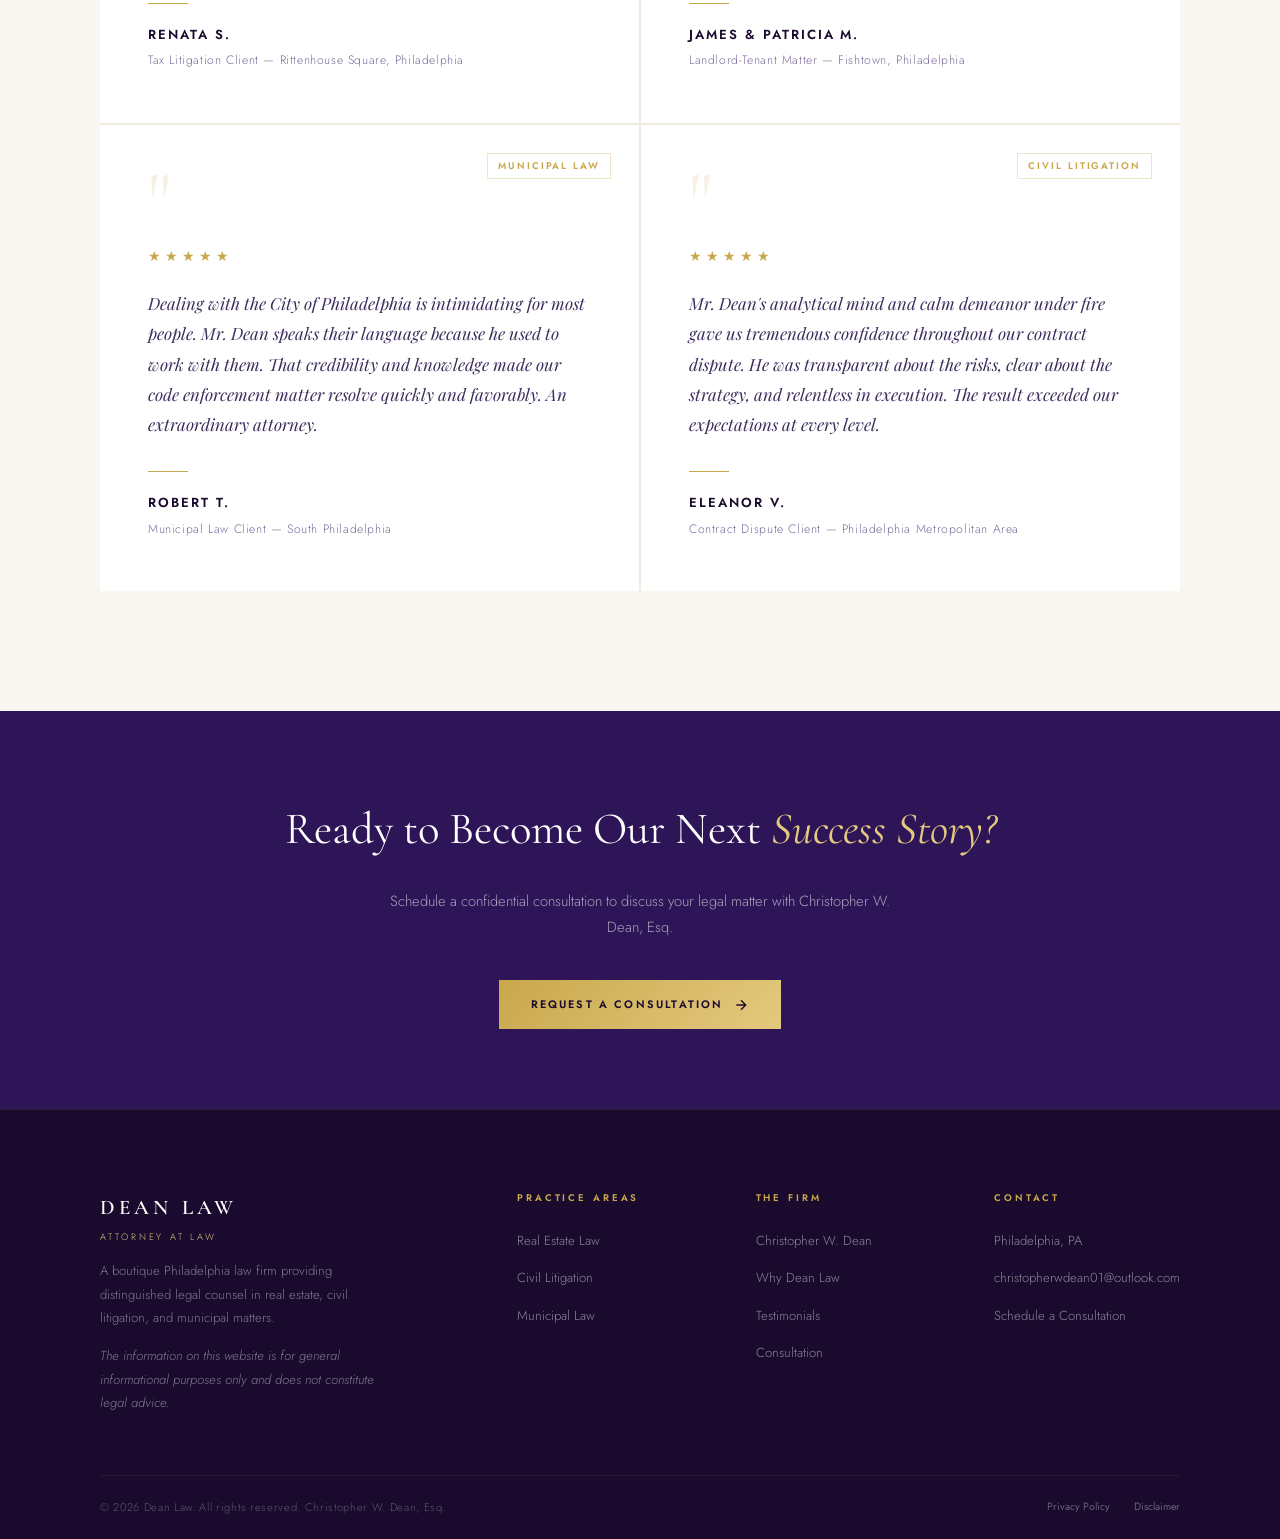
<file: testimonials.html>
<!DOCTYPE html>
<html lang="en">
<head>
  <meta charset="UTF-8" />
  <meta name="viewport" content="width=device-width, initial-scale=1.0" />
  <meta name="description" content="Client Testimonials — Dean Law, Philadelphia. Read what clients say about Christopher W. Dean, Esq." />
  <title>Testimonials | Dean Law</title>
  <link rel="stylesheet" href="style.css" />
  <style>
    .testimonials-grid {
      display: grid;
      grid-template-columns: repeat(2, 1fr);
      gap: 2px;
      background: var(--ivory-dark);
      margin-top: 60px;
    }
    .testimonial-full-card {
      background: var(--white);
      padding: 52px 48px;
      position: relative;
      transition: box-shadow 0.3s;
    }
    .testimonial-full-card:hover { box-shadow: var(--shadow-gold); }
    .tfc-quote {
      font-family: var(--font-display);
      font-size: 5rem;
      color: var(--gold);
      opacity: 0.15;
      line-height: 0.6;
      margin-bottom: 20px;
    }
    .tfc-text {
      font-family: var(--font-accent);
      font-size: 1.05rem;
      font-style: italic;
      color: var(--text-mid);
      line-height: 1.8;
      margin-bottom: 32px;
    }
    .tfc-stars { display: flex; gap: 4px; margin-bottom: 20px; }
    .tfc-stars span { color: var(--gold); font-size: 0.85rem; }
    .tfc-divider { width: 40px; height: 1px; background: var(--gold); margin-bottom: 20px; }
    .tfc-name {
      font-size: 0.82rem;
      font-weight: 600;
      letter-spacing: 0.15em;
      text-transform: uppercase;
      color: var(--text-dark);
      margin-bottom: 4px;
    }
    .tfc-role {
      font-size: 0.76rem;
      font-weight: 300;
      color: var(--text-light);
      letter-spacing: 0.05em;
    }
    .tfc-tag {
      position: absolute;
      top: 28px; right: 28px;
      font-size: 0.6rem;
      font-weight: 600;
      letter-spacing: 0.2em;
      text-transform: uppercase;
      color: var(--gold);
      border: 1px solid rgba(201,168,76,0.3);
      padding: 4px 10px;
    }
    @media (max-width: 768px) { .testimonials-grid { grid-template-columns: 1fr; } }
  </style>
</head>
<body>

  <header id="navbar">
    <a href="index.html" class="nav-logo">
      <div class="nav-logo-emblem">
        <svg width="22" height="22" viewBox="0 0 24 24" fill="none" stroke="currentColor" stroke-width="1.5">
          <path d="M12 2L2 7l10 5 10-5-10-5zM2 17l10 5 10-5M2 12l10 5 10-5"/>
        </svg>
      </div>
      <div class="nav-logo-text">Dean Law<span>Attorney at Law</span></div>
    </a>
    <ul class="nav-links">
      <li><a href="practice-areas.html">Practice Areas</a></li>
      <li><a href="attorney.html">The Attorney</a></li>
      <li><a href="why-dean-law.html">Why Dean Law</a></li>
      <li><a href="testimonials.html">Testimonials</a></li>
      <li><a href="contact.html" class="nav-cta">Consultation</a></li>
    </ul>
    <button class="nav-toggle" aria-label="Toggle menu"><span></span><span></span><span></span></button>
  </header>

  <section class="page-hero">
    <div class="container page-hero-inner">
      <p class="page-hero-eyebrow">Client Testimonials</p>
      <h1>What Our Clients <em>Say</em></h1>
      <p class="page-hero-sub">The measure of a law firm is not its credentials alone — it is the outcomes delivered and the trust earned by every client it has the privilege of serving.</p>
      <div class="breadcrumb">
        <a href="index.html">Home</a>
        <span class="breadcrumb-sep">›</span>
        <span class="breadcrumb-current">Testimonials</span>
      </div>
    </div>
  </section>

  <section style="padding:80px 0 120px;background:var(--ivory);">
    <div class="container">
      <div style="text-align:center;margin-bottom:16px;" class="reveal">
        <p class="section-eyebrow" style="justify-content:center;">Client Experiences</p>
        <h2 style="font-family:var(--font-display);font-size:clamp(2rem,3.5vw,3rem);font-weight:400;color:var(--text-dark);">Trusted by Clients Across <em style="font-style:italic;color:var(--purple-light);">Philadelphia</em></h2>
        <div class="gold-divider centered"></div>
      </div>

      <div class="testimonials-grid">

        <div class="testimonial-full-card reveal">
          <div class="tfc-tag">Real Estate Law</div>
          <div class="tfc-quote">"</div>
          <div class="tfc-stars"><span>★</span><span>★</span><span>★</span><span>★</span><span>★</span></div>
          <p class="tfc-text">Christopher Dean handled our commercial property acquisition with exceptional thoroughness and professionalism. His deep knowledge of Philadelphia real estate law meant every detail was addressed before we even thought to ask. The transaction closed flawlessly and on schedule.</p>
          <div class="tfc-divider"></div>
          <div class="tfc-name">Margaret &amp; Thomas H.</div>
          <div class="tfc-role">Commercial Real Estate Clients — Center City, Philadelphia</div>
        </div>

        <div class="testimonial-full-card reveal" data-delay="100">
          <div class="tfc-tag">Civil Litigation</div>
          <div class="tfc-quote">"</div>
          <div class="tfc-stars"><span>★</span><span>★</span><span>★</span><span>★</span><span>★</span></div>
          <p class="tfc-text">When our business faced a complex civil dispute, we needed an attorney who could think strategically while staying composed under pressure. Christopher delivered on every front. His courtroom presence and preparation were second to none. We prevailed completely.</p>
          <div class="tfc-divider"></div>
          <div class="tfc-name">David K.</div>
          <div class="tfc-role">Business Litigation Client — Philadelphia, PA</div>
        </div>

        <div class="testimonial-full-card reveal" data-delay="200">
          <div class="tfc-tag">Tax Litigation</div>
          <div class="tfc-quote">"</div>
          <div class="tfc-stars"><span>★</span><span>★</span><span>★</span><span>★</span><span>★</span></div>
          <p class="tfc-text">Mr. Dean navigated an incredibly complex property tax appeal that other firms said was unwinnable. His insider knowledge of how the City of Philadelphia handles these matters made all the difference. We saved tens of thousands of dollars in assessments.</p>
          <div class="tfc-divider"></div>
          <div class="tfc-name">Renata S.</div>
          <div class="tfc-role">Tax Litigation Client — Rittenhouse Square, Philadelphia</div>
        </div>

        <div class="testimonial-full-card reveal" data-delay="300">
          <div class="tfc-tag">Real Estate Law</div>
          <div class="tfc-quote">"</div>
          <div class="tfc-stars"><span>★</span><span>★</span><span>★</span><span>★</span><span>★</span></div>
          <p class="tfc-text">I hired Dean Law for a landlord-tenant dispute that had already dragged on for months with my previous counsel. Within weeks, Mr. Dean had restructured our approach entirely and reached a favorable resolution I hadn't thought possible. I only wish I had called sooner.</p>
          <div class="tfc-divider"></div>
          <div class="tfc-name">James &amp; Patricia M.</div>
          <div class="tfc-role">Landlord-Tenant Matter — Fishtown, Philadelphia</div>
        </div>

        <div class="testimonial-full-card reveal" data-delay="100">
          <div class="tfc-tag">Municipal Law</div>
          <div class="tfc-quote">"</div>
          <div class="tfc-stars"><span>★</span><span>★</span><span>★</span><span>★</span><span>★</span></div>
          <p class="tfc-text">Dealing with the City of Philadelphia is intimidating for most people. Mr. Dean speaks their language because he used to work with them. That credibility and knowledge made our code enforcement matter resolve quickly and favorably. An extraordinary attorney.</p>
          <div class="tfc-divider"></div>
          <div class="tfc-name">Robert T.</div>
          <div class="tfc-role">Municipal Law Client — South Philadelphia</div>
        </div>

        <div class="testimonial-full-card reveal" data-delay="200">
          <div class="tfc-tag">Civil Litigation</div>
          <div class="tfc-quote">"</div>
          <div class="tfc-stars"><span>★</span><span>★</span><span>★</span><span>★</span><span>★</span></div>
          <p class="tfc-text">Mr. Dean's analytical mind and calm demeanor under fire gave us tremendous confidence throughout our contract dispute. He was transparent about the risks, clear about the strategy, and relentless in execution. The result exceeded our expectations at every level.</p>
          <div class="tfc-divider"></div>
          <div class="tfc-name">Eleanor V.</div>
          <div class="tfc-role">Contract Dispute Client — Philadelphia Metropolitan Area</div>
        </div>

      </div>
    </div>
  </section>

  <!-- CTA -->
  <section style="background:var(--purple-mid);padding:80px 0;">
    <div class="container" style="text-align:center;">
      <h2 style="font-family:var(--font-display);font-size:clamp(2rem,3.5vw,3rem);font-weight:400;color:var(--white);margin-bottom:20px;">Ready to Become Our Next <em style="font-style:italic;color:var(--gold-light);">Success Story?</em></h2>
      <p style="font-size:0.92rem;font-weight:300;color:rgba(255,255,255,0.6);max-width:500px;margin:0 auto 40px;line-height:1.8;">Schedule a confidential consultation to discuss your legal matter with Christopher W. Dean, Esq.</p>
      <a href="contact.html" class="btn-primary">
        <span>Request a Consultation</span>
        <svg width="16" height="16" viewBox="0 0 24 24" fill="none" stroke="currentColor" stroke-width="2"><path d="M5 12h14M12 5l7 7-7 7"/></svg>
      </a>
    </div>
  </section>

  <footer id="footer">
    <div class="container">
      <div class="footer-main">
        <div class="footer-brand"><div class="footer-brand-name">Dean Law<span>Attorney at Law</span></div><p>A boutique Philadelphia law firm providing distinguished legal counsel in real estate, civil litigation, and municipal matters.</p><p class="footer-disclaimer">The information on this website is for general informational purposes only and does not constitute legal advice.</p></div>
        <div class="footer-col"><h5>Practice Areas</h5><ul><li><a href="real-estate-law.html">Real Estate Law</a></li><li><a href="civil-litigation.html">Civil Litigation</a></li><li><a href="municipal-law.html">Municipal Law</a></li></ul></div>
        <div class="footer-col"><h5>The Firm</h5><ul><li><a href="attorney.html">Christopher W. Dean</a></li><li><a href="why-dean-law.html">Why Dean Law</a></li><li><a href="testimonials.html">Testimonials</a></li><li><a href="contact.html">Consultation</a></li></ul></div>
        <div class="footer-col"><h5>Contact</h5><ul><li><a href="#">Philadelphia, PA</a></li><li><a href="mailto:christopherwdean01@outlook.com">christopherwdean01@outlook.com</a></li><li><a href="contact.html">Schedule a Consultation</a></li></ul></div>
      </div>
      <div class="footer-bottom"><p>&copy; <span id="footerYear"></span> Dean Law. All rights reserved. Christopher W. Dean, Esq.</p><div class="footer-bar-links"><a href="#">Privacy Policy</a><a href="#">Disclaimer</a></div></div>
    </div>
  </footer>
  <script src="main.js"></script>
</body>
</html>
</file>
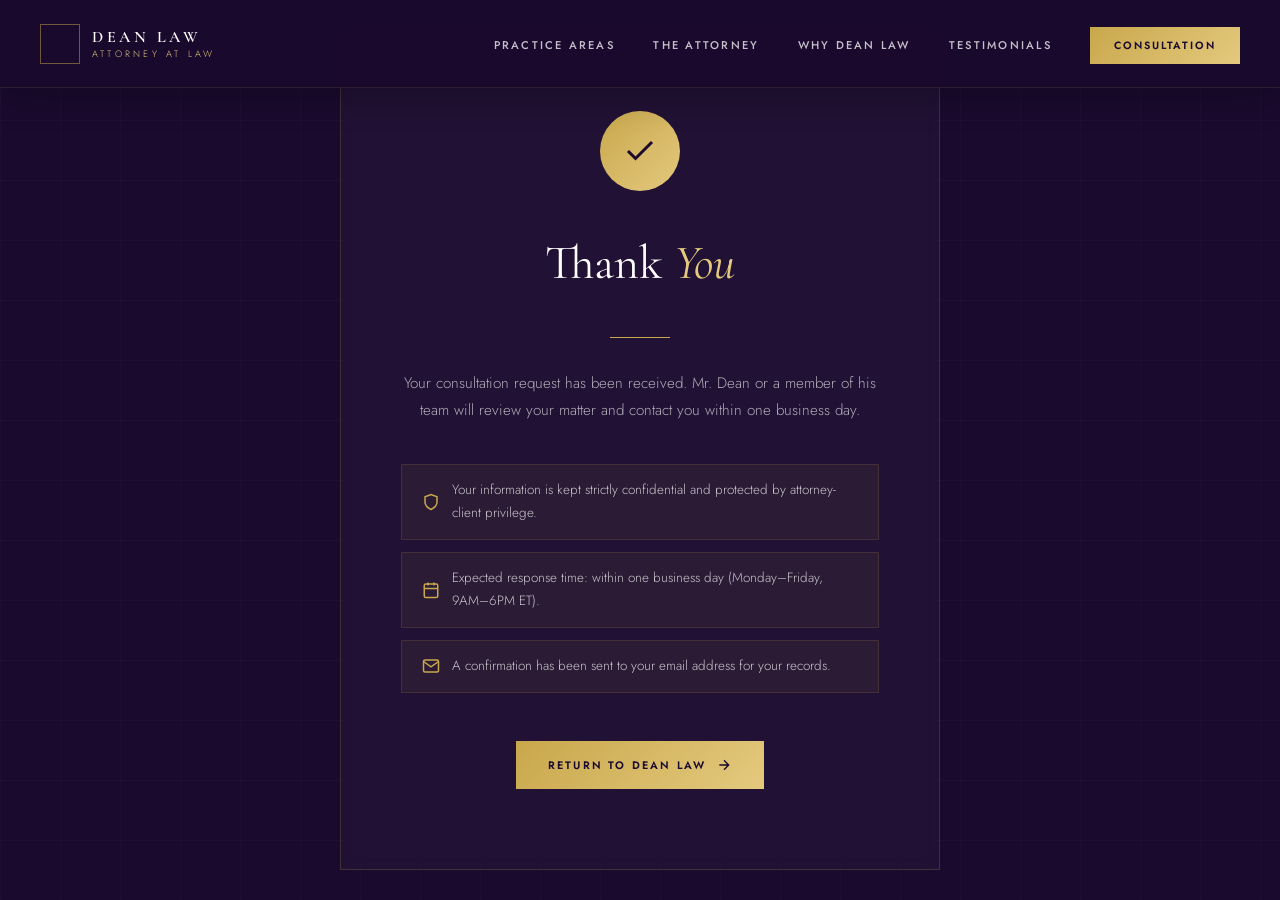
<file: thank-you.html>
<!DOCTYPE html>
<html lang="en">
<head>
  <meta charset="UTF-8" />
  <meta name="viewport" content="width=device-width, initial-scale=1.0" />
  <title>Thank You | Dean Law</title>
  <link rel="stylesheet" href="style.css" />
  <style>
    .thankyou-section {
      min-height: 100vh;
      display: flex;
      align-items: center;
      justify-content: center;
      background: var(--purple-deep);
      position: relative;
      overflow: hidden;
    }
    .thankyou-section::before {
      content: '';
      position: absolute;
      inset: 0;
      background-image:
        linear-gradient(rgba(201,168,76,0.03) 1px, transparent 1px),
        linear-gradient(90deg, rgba(201,168,76,0.03) 1px, transparent 1px);
      background-size: 60px 60px;
    }
    .thankyou-card {
      position: relative;
      z-index: 2;
      text-align: center;
      max-width: 600px;
      padding: 80px 60px;
      border: 1px solid rgba(201,168,76,0.2);
      background: rgba(255,255,255,0.03);
      backdrop-filter: blur(8px);
    }
    .thankyou-icon {
      width: 80px; height: 80px;
      border-radius: 50%;
      background: linear-gradient(135deg, var(--gold), var(--gold-light));
      display: flex;
      align-items: center;
      justify-content: center;
      margin: 0 auto 32px;
      color: var(--purple-deep);
    }
    .thankyou-card h1 {
      font-family: var(--font-display);
      font-size: 3rem;
      font-weight: 400;
      color: var(--white);
      margin-bottom: 16px;
    }
    .thankyou-card h1 em { font-style: italic; color: var(--gold-light); }
    .thankyou-card p {
      font-size: 0.95rem;
      font-weight: 300;
      color: rgba(255,255,255,0.65);
      line-height: 1.8;
      margin-bottom: 40px;
    }
    .thankyou-divider {
      width: 60px; height: 1px;
      background: var(--gold);
      margin: 32px auto;
    }
    .thankyou-detail {
      display: grid;
      gap: 12px;
      margin-bottom: 48px;
    }
    .thankyou-detail-item {
      display: flex;
      align-items: center;
      gap: 12px;
      background: rgba(201,168,76,0.06);
      border: 1px solid rgba(201,168,76,0.15);
      padding: 14px 20px;
      text-align: left;
    }
    .thankyou-detail-item svg { color: var(--gold); flex-shrink: 0; }
    .thankyou-detail-item span {
      font-size: 0.84rem;
      font-weight: 300;
      color: rgba(255,255,255,0.75);
    }
  </style>
</head>
<body>

  <header id="navbar">
    <a href="index.html" class="nav-logo">
      <div class="nav-logo-emblem">
        <svg width="22" height="22" viewBox="0 0 24 24" fill="none" stroke="currentColor" stroke-width="1.5">
          <path d="M12 2L2 7l10 5 10-5-10-5zM2 17l10 5 10-5M2 12l10 5 10-5"/>
        </svg>
      </div>
      <div class="nav-logo-text">Dean Law<span>Attorney at Law</span></div>
    </a>
    <ul class="nav-links">
      <li><a href="practice-areas.html">Practice Areas</a></li>
      <li><a href="attorney.html">The Attorney</a></li>
      <li><a href="why-dean-law.html">Why Dean Law</a></li>
      <li><a href="testimonials.html">Testimonials</a></li>
      <li><a href="contact.html" class="nav-cta">Consultation</a></li>
    </ul>
    <button class="nav-toggle" aria-label="Toggle menu"><span></span><span></span><span></span></button>
  </header>

  <section class="thankyou-section">
    <div class="thankyou-card">
      <div class="thankyou-icon">
        <svg width="36" height="36" viewBox="0 0 24 24" fill="none" stroke="currentColor" stroke-width="2">
          <polyline points="20 6 9 17 4 12"/>
        </svg>
      </div>
      <h1>Thank <em>You</em></h1>
      <div class="thankyou-divider"></div>
      <p>Your consultation request has been received. Mr. Dean or a member of his team will review your matter and contact you within one business day.</p>

      <div class="thankyou-detail">
        <div class="thankyou-detail-item">
          <svg width="18" height="18" viewBox="0 0 24 24" fill="none" stroke="currentColor" stroke-width="2"><path d="M12 22s8-4 8-10V5l-8-3-8 3v7c0 6 8 10 8 10z"/></svg>
          <span>Your information is kept strictly confidential and protected by attorney-client privilege.</span>
        </div>
        <div class="thankyou-detail-item">
          <svg width="18" height="18" viewBox="0 0 24 24" fill="none" stroke="currentColor" stroke-width="2"><rect x="3" y="4" width="18" height="18" rx="2"/><line x1="16" y1="2" x2="16" y2="6"/><line x1="8" y1="2" x2="8" y2="6"/><line x1="3" y1="10" x2="21" y2="10"/></svg>
          <span>Expected response time: within one business day (Monday–Friday, 9AM–6PM ET).</span>
        </div>
        <div class="thankyou-detail-item">
          <svg width="18" height="18" viewBox="0 0 24 24" fill="none" stroke="currentColor" stroke-width="2"><path d="M4 4h16c1.1 0 2 .9 2 2v12c0 1.1-.9 2-2 2H4c-1.1 0-2-.9-2-2V6c0-1.1.9-2 2-2z"/><polyline points="22,6 12,13 2,6"/></svg>
          <span>A confirmation has been sent to your email address for your records.</span>
        </div>
      </div>

      <a href="index.html" class="btn-primary" style="display:inline-flex;">
        <span>Return to Dean Law</span>
        <svg width="16" height="16" viewBox="0 0 24 24" fill="none" stroke="currentColor" stroke-width="2"><path d="M5 12h14M12 5l7 7-7 7"/></svg>
      </a>
    </div>
  </section>

  <script src="main.js"></script>
</body>
</html>
</file>
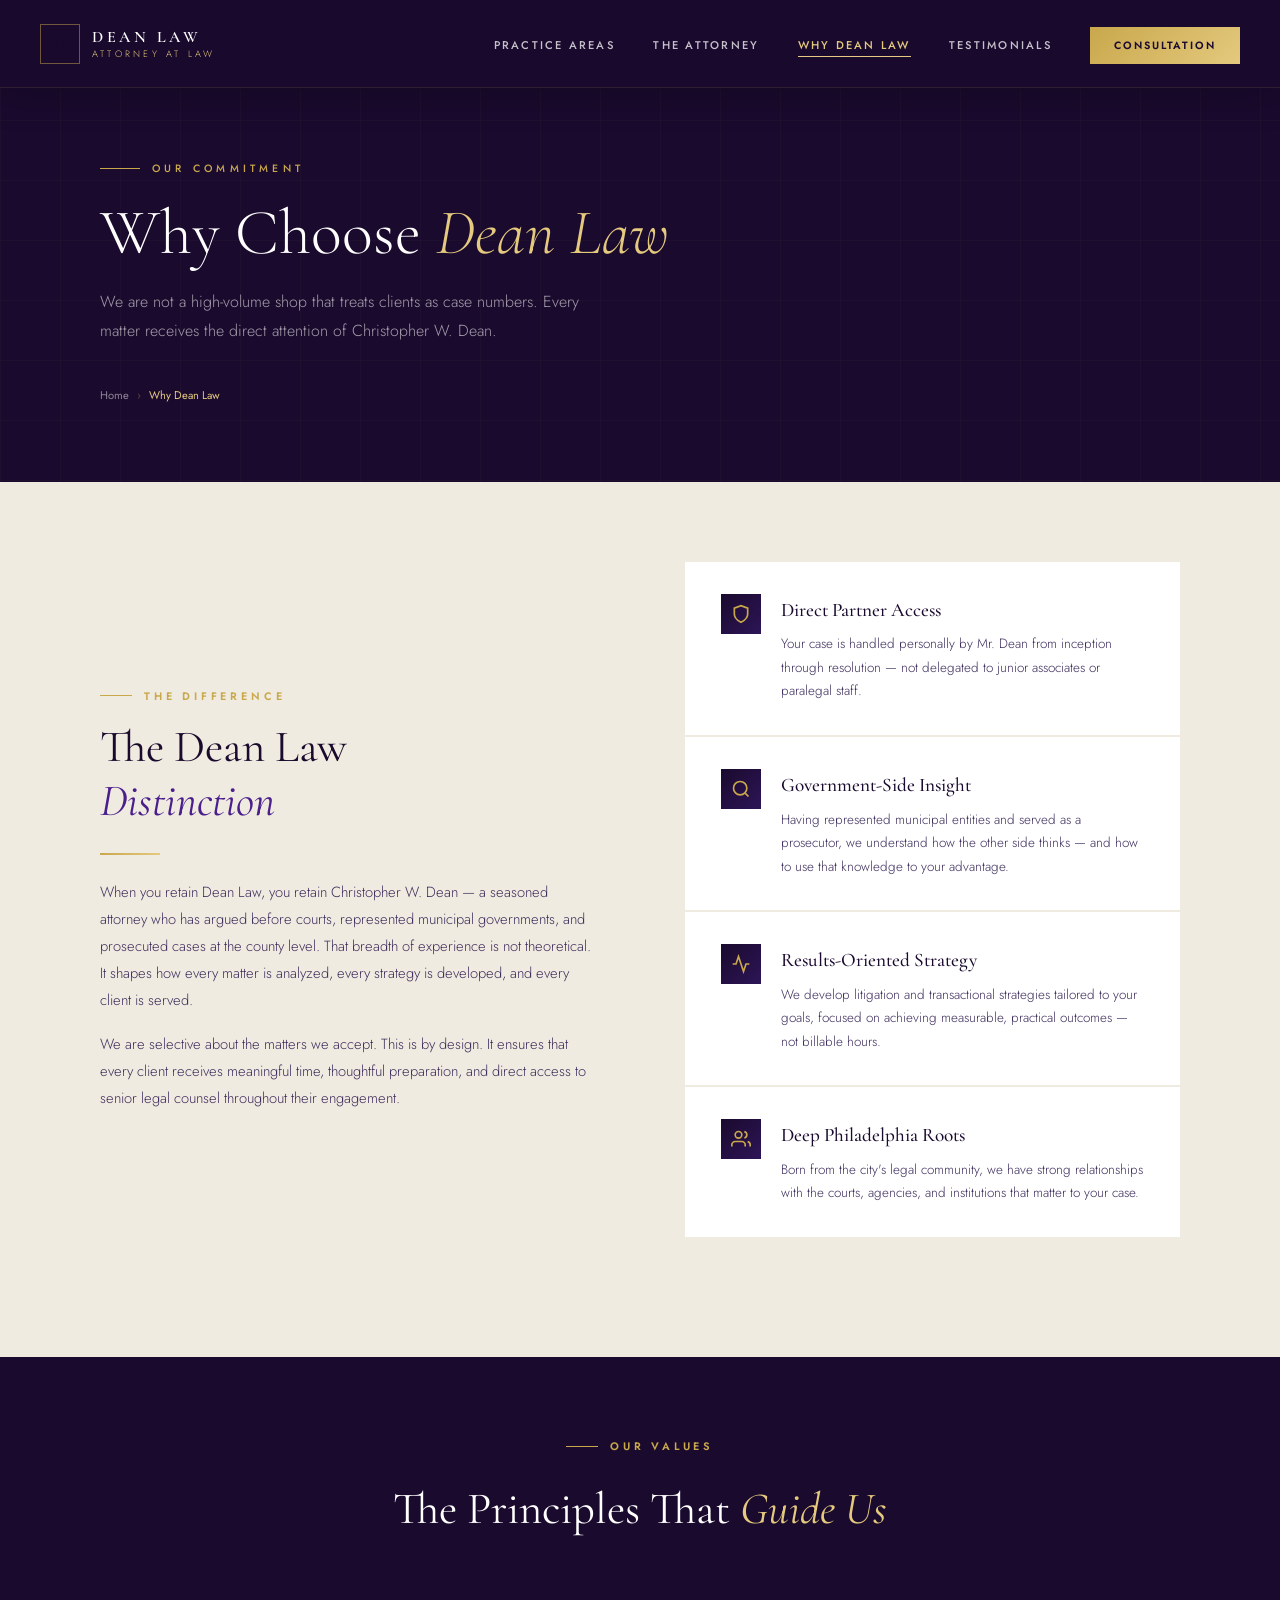
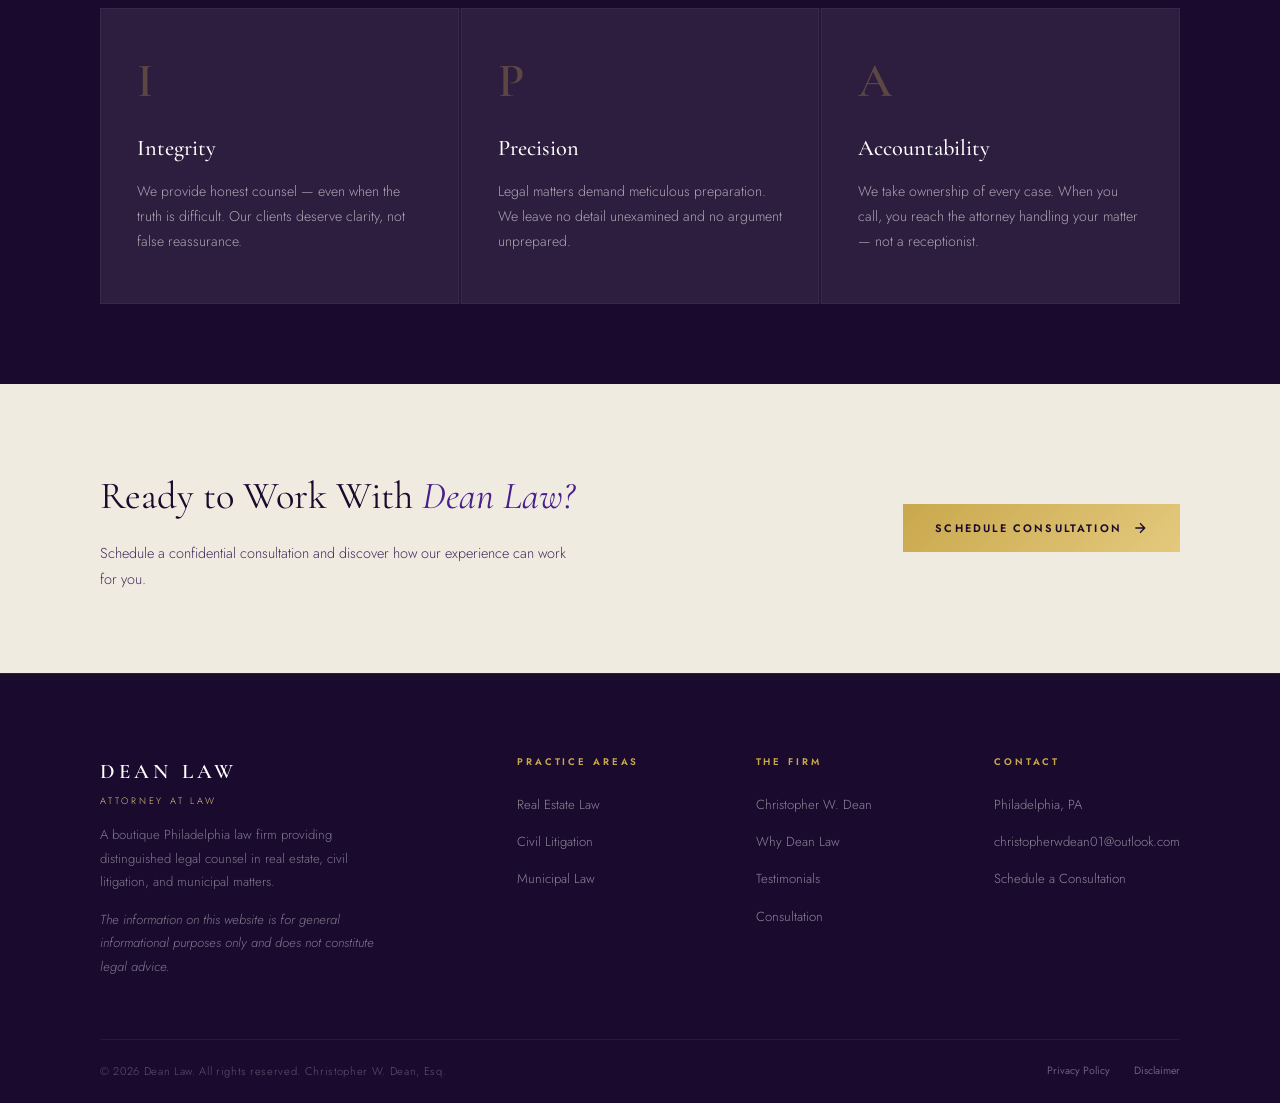
<file: why-dean-law.html>
<!DOCTYPE html>
<html lang="en">
<head>
  <meta charset="UTF-8" />
  <meta name="viewport" content="width=device-width, initial-scale=1.0" />
  <meta name="description" content="Why Choose Dean Law — Boutique legal representation in Philadelphia with direct partner access and government-side expertise." />
  <title>Why Dean Law | Dean Law</title>
  <link rel="stylesheet" href="style.css" />
</head>
<body>

  <header id="navbar">
    <a href="index.html" class="nav-logo">
      <div class="nav-logo-emblem">
        <svg width="22" height="22" viewBox="0 0 24 24" fill="none" stroke="currentColor" stroke-width="1.5">
          <path d="M12 2L2 7l10 5 10-5-10-5zM2 17l10 5 10-5M2 12l10 5 10-5"/>
        </svg>
      </div>
      <div class="nav-logo-text">Dean Law<span>Attorney at Law</span></div>
    </a>
    <ul class="nav-links">
      <li><a href="practice-areas.html">Practice Areas</a></li>
      <li><a href="attorney.html">The Attorney</a></li>
      <li><a href="why-dean-law.html">Why Dean Law</a></li>
      <li><a href="testimonials.html">Testimonials</a></li>
      <li><a href="contact.html" class="nav-cta">Consultation</a></li>
    </ul>
    <button class="nav-toggle" aria-label="Toggle menu"><span></span><span></span><span></span></button>
  </header>

  <section class="page-hero">
    <div class="container page-hero-inner">
      <p class="page-hero-eyebrow">Our Commitment</p>
      <h1>Why Choose <em>Dean Law</em></h1>
      <p class="page-hero-sub">We are not a high-volume shop that treats clients as case numbers. Every matter receives the direct attention of Christopher W. Dean.</p>
      <div class="breadcrumb">
        <a href="index.html">Home</a>
        <span class="breadcrumb-sep">›</span>
        <span class="breadcrumb-current">Why Dean Law</span>
      </div>
    </div>
  </section>

  <!-- Why Section -->
  <section class="why-section" style="padding-top:80px;">
    <div class="container">
      <div class="why-grid">
        <div class="reveal">
          <p class="section-eyebrow">The Difference</p>
          <h2 class="why-headline">The Dean Law<br /><em>Distinction</em></h2>
          <div class="gold-divider"></div>
          <p class="why-lead">
            When you retain Dean Law, you retain Christopher W. Dean — a seasoned attorney who has argued before courts, represented municipal governments, and prosecuted cases at the county level. That breadth of experience is not theoretical. It shapes how every matter is analyzed, every strategy is developed, and every client is served.
          </p>
          <p class="why-lead" style="margin-top:16px;">
            We are selective about the matters we accept. This is by design. It ensures that every client receives meaningful time, thoughtful preparation, and direct access to senior legal counsel throughout their engagement.
          </p>
        </div>
        <div class="why-pillars reveal" data-delay="150">
          <div class="pillar">
            <div class="pillar-icon"><svg width="20" height="20" viewBox="0 0 24 24" fill="none" stroke="currentColor" stroke-width="2"><path d="M12 22s8-4 8-10V5l-8-3-8 3v7c0 6 8 10 8 10z"/></svg></div>
            <div class="pillar-body"><h4>Direct Partner Access</h4><p>Your case is handled personally by Mr. Dean from inception through resolution — not delegated to junior associates or paralegal staff.</p></div>
          </div>
          <div class="pillar">
            <div class="pillar-icon"><svg width="20" height="20" viewBox="0 0 24 24" fill="none" stroke="currentColor" stroke-width="2"><circle cx="11" cy="11" r="8"/><line x1="21" y1="21" x2="16.65" y2="16.65"/></svg></div>
            <div class="pillar-body"><h4>Government-Side Insight</h4><p>Having represented municipal entities and served as a prosecutor, we understand how the other side thinks — and how to use that knowledge to your advantage.</p></div>
          </div>
          <div class="pillar">
            <div class="pillar-icon"><svg width="20" height="20" viewBox="0 0 24 24" fill="none" stroke="currentColor" stroke-width="2"><polyline points="22 12 18 12 15 21 9 3 6 12 2 12"/></svg></div>
            <div class="pillar-body"><h4>Results-Oriented Strategy</h4><p>We develop litigation and transactional strategies tailored to your goals, focused on achieving measurable, practical outcomes — not billable hours.</p></div>
          </div>
          <div class="pillar">
            <div class="pillar-icon"><svg width="20" height="20" viewBox="0 0 24 24" fill="none" stroke="currentColor" stroke-width="2"><path d="M17 21v-2a4 4 0 00-4-4H5a4 4 0 00-4 4v2"/><circle cx="9" cy="7" r="4"/><path d="M23 21v-2a4 4 0 00-3-3.87"/><path d="M16 3.13a4 4 0 010 7.75"/></svg></div>
            <div class="pillar-body"><h4>Deep Philadelphia Roots</h4><p>Born from the city's legal community, we have strong relationships with the courts, agencies, and institutions that matter to your case.</p></div>
          </div>
        </div>
      </div>
    </div>
  </section>

  <!-- Values Section -->
  <section style="padding:80px 0;background:var(--purple-deep);">
    <div class="container">
      <div style="text-align:center;margin-bottom:60px;" class="reveal">
        <p class="section-eyebrow" style="justify-content:center;color:var(--gold);">Our Values</p>
        <h2 style="font-family:var(--font-display);font-size:clamp(2rem,3.5vw,3rem);font-weight:400;color:var(--white);">The Principles That <em style="font-style:italic;color:var(--gold-light);">Guide Us</em></h2>
      </div>
      <div style="display:grid;grid-template-columns:repeat(3,1fr);gap:2px;background:rgba(255,255,255,0.05);">
        <div style="background:rgba(255,255,255,0.03);padding:48px 36px;border:1px solid rgba(255,255,255,0.05);transition:border-color 0.3s;" class="reveal">
          <div style="font-family:var(--font-display);font-size:3rem;font-weight:600;color:var(--gold);opacity:0.3;line-height:1;margin-bottom:24px;">I</div>
          <h3 style="font-family:var(--font-display);font-size:1.4rem;font-weight:500;color:var(--white);margin-bottom:12px;">Integrity</h3>
          <p style="font-size:0.88rem;font-weight:300;color:rgba(255,255,255,0.6);line-height:1.8;">We provide honest counsel — even when the truth is difficult. Our clients deserve clarity, not false reassurance.</p>
        </div>
        <div style="background:rgba(255,255,255,0.03);padding:48px 36px;border:1px solid rgba(255,255,255,0.05);" class="reveal" data-delay="100">
          <div style="font-family:var(--font-display);font-size:3rem;font-weight:600;color:var(--gold);opacity:0.3;line-height:1;margin-bottom:24px;">P</div>
          <h3 style="font-family:var(--font-display);font-size:1.4rem;font-weight:500;color:var(--white);margin-bottom:12px;">Precision</h3>
          <p style="font-size:0.88rem;font-weight:300;color:rgba(255,255,255,0.6);line-height:1.8;">Legal matters demand meticulous preparation. We leave no detail unexamined and no argument unprepared.</p>
        </div>
        <div style="background:rgba(255,255,255,0.03);padding:48px 36px;border:1px solid rgba(255,255,255,0.05);" class="reveal" data-delay="200">
          <div style="font-family:var(--font-display);font-size:3rem;font-weight:600;color:var(--gold);opacity:0.3;line-height:1;margin-bottom:24px;">A</div>
          <h3 style="font-family:var(--font-display);font-size:1.4rem;font-weight:500;color:var(--white);margin-bottom:12px;">Accountability</h3>
          <p style="font-size:0.88rem;font-weight:300;color:rgba(255,255,255,0.6);line-height:1.8;">We take ownership of every case. When you call, you reach the attorney handling your matter — not a receptionist.</p>
        </div>
      </div>
    </div>
  </section>

  <!-- CTA -->
  <section style="padding:80px 0;background:var(--ivory-dark);">
    <div class="container" style="display:grid;grid-template-columns:1fr auto;gap:40px;align-items:center;">
      <div class="reveal">
        <h2 style="font-family:var(--font-display);font-size:clamp(1.8rem,3vw,2.6rem);font-weight:400;color:var(--text-dark);margin-bottom:12px;">Ready to Work With <em style="font-style:italic;color:var(--purple-light);">Dean Law?</em></h2>
        <p style="font-size:0.9rem;font-weight:300;color:var(--text-mid);line-height:1.8;max-width:480px;">Schedule a confidential consultation and discover how our experience can work for you.</p>
      </div>
      <div class="reveal" data-delay="100">
        <a href="contact.html" class="btn-primary">
          <span>Schedule Consultation</span>
          <svg width="16" height="16" viewBox="0 0 24 24" fill="none" stroke="currentColor" stroke-width="2"><path d="M5 12h14M12 5l7 7-7 7"/></svg>
        </a>
      </div>
    </div>
  </section>

  <footer id="footer">
    <div class="container">
      <div class="footer-main">
        <div class="footer-brand"><div class="footer-brand-name">Dean Law<span>Attorney at Law</span></div><p>A boutique Philadelphia law firm providing distinguished legal counsel in real estate, civil litigation, and municipal matters.</p><p class="footer-disclaimer">The information on this website is for general informational purposes only and does not constitute legal advice.</p></div>
        <div class="footer-col"><h5>Practice Areas</h5><ul><li><a href="real-estate-law.html">Real Estate Law</a></li><li><a href="civil-litigation.html">Civil Litigation</a></li><li><a href="municipal-law.html">Municipal Law</a></li></ul></div>
        <div class="footer-col"><h5>The Firm</h5><ul><li><a href="attorney.html">Christopher W. Dean</a></li><li><a href="why-dean-law.html">Why Dean Law</a></li><li><a href="testimonials.html">Testimonials</a></li><li><a href="contact.html">Consultation</a></li></ul></div>
        <div class="footer-col"><h5>Contact</h5><ul><li><a href="#">Philadelphia, PA</a></li><li><a href="mailto:christopherwdean01@outlook.com">christopherwdean01@outlook.com</a></li><li><a href="contact.html">Schedule a Consultation</a></li></ul></div>
      </div>
      <div class="footer-bottom"><p>&copy; <span id="footerYear"></span> Dean Law. All rights reserved. Christopher W. Dean, Esq.</p><div class="footer-bar-links"><a href="#">Privacy Policy</a><a href="#">Disclaimer</a></div></div>
    </div>
  </footer>
  <script src="main.js"></script>
</body>
</html>
</file>
<file: style.css>
/* ============================================================
   DEAN LAW — MASTER STYLESHEET
   Aesthetic: Luxury Legal | Deep Amethyst + Ivory + Gold
   ============================================================ */

@import url('https://fonts.googleapis.com/css2?family=Cormorant+Garamond:ital,wght@0,300;0,400;0,500;0,600;0,700;1,300;1,400;1,500&family=Jost:wght@300;400;500;600&family=Playfair+Display:ital,wght@0,400;0,600;1,400&display=swap');

/* ── Variables ── */
:root {
  --purple-deep:  #1a0a2e;
  --purple-mid:   #2d1557;
  --purple-light: #4a1f8c;
  --purple-muted: #3b1a6e;
  --gold:         #c9a84c;
  --gold-light:   #e4c97e;
  --gold-pale:    #f5e8c4;
  --ivory:        #faf7f2;
  --ivory-dark:   #f0ebe0;
  --white:        #ffffff;
  --text-dark:    #1a0a2e;
  --text-mid:     #3d2d5c;
  --text-light:   #7a6a99;
  --font-display: 'Cormorant Garamond', Georgia, serif;
  --font-body:    'Jost', sans-serif;
  --font-accent:  'Playfair Display', Georgia, serif;
  --ease:         cubic-bezier(0.4, 0, 0.2, 1);
  --shadow-gold:  0 4px 30px rgba(201,168,76,0.15);
  --shadow-deep:  0 20px 60px rgba(26,10,46,0.25);
  --nav-h:        88px;
}

/* ── Reset ── */
*, *::before, *::after { box-sizing: border-box; margin: 0; padding: 0; }
html { scroll-behavior: smooth; font-size: 16px; }
body {
  font-family: var(--font-body);
  background: var(--ivory);
  color: var(--text-dark);
  line-height: 1.7;
  overflow-x: hidden;
}
img { display: block; max-width: 100%; height: auto; }
a { text-decoration: none; color: inherit; }

/* ── Scrollbar ── */
::-webkit-scrollbar { width: 6px; }
::-webkit-scrollbar-track { background: var(--ivory-dark); }
::-webkit-scrollbar-thumb { background: var(--gold); border-radius: 3px; }

/* ── Utilities ── */
.container { max-width: 1200px; margin: 0 auto; padding: 0 clamp(20px, 5vw, 60px); }

.section-eyebrow {
  font-family: var(--font-body);
  font-size: 0.68rem;
  font-weight: 600;
  letter-spacing: 0.35em;
  text-transform: uppercase;
  color: var(--gold);
  margin-bottom: 16px;
  display: flex;
  align-items: center;
  gap: 12px;
}
.section-eyebrow::before {
  content: '';
  display: inline-block;
  width: 32px;
  height: 1px;
  background: var(--gold);
  flex-shrink: 0;
}

.gold-divider {
  width: 60px;
  height: 2px;
  background: linear-gradient(90deg, var(--gold), var(--gold-light));
  margin: 24px 0;
}
.gold-divider.centered { margin-left: auto; margin-right: auto; }

/* ================================================================
   NAVIGATION
   ================================================================ */
#navbar {
  position: fixed;
  inset: 0 0 auto 0;
  z-index: 1000;
  height: var(--nav-h);
  padding: 0 clamp(20px, 4vw, 40px);
  display: flex;
  align-items: center;
  justify-content: space-between;
  gap: 16px;
  background: rgba(26,10,46,0.97);
  backdrop-filter: blur(12px);
  -webkit-backdrop-filter: blur(12px);
  box-shadow: 0 2px 40px rgba(0,0,0,0.3);
  border-bottom: 1px solid rgba(201,168,76,0.12);
}

/* Logo */
.nav-logo {
  display: flex;
  align-items: center;
  gap: 12px;
  flex-shrink: 0;
}
.nav-logo-emblem {
  width: 40px;
  height: 40px;
  border: 1px solid rgba(201,168,76,0.5);
  display: flex;
  align-items: center;
  justify-content: center;
  flex-shrink: 0;
  padding: 4px;
}
.nav-logo-emblem img { width: 28px; height: 28px; object-fit: contain; }
.nav-logo-text {
  font-family: var(--font-display);
  font-size: 1rem;
  font-weight: 600;
  letter-spacing: 0.22em;
  text-transform: uppercase;
  color: var(--white);
  line-height: 1.2;
  white-space: nowrap;
}
.nav-logo-text span {
  display: block;
  font-size: 0.58rem;
  font-family: var(--font-body);
  font-weight: 300;
  letter-spacing: 0.35em;
  color: var(--gold-light);
}

/* Desktop nav links */
.nav-links {
  display: flex;
  align-items: center;
  gap: clamp(20px, 3vw, 40px);
  list-style: none;
}
.nav-links a {
  font-size: 0.7rem;
  font-weight: 500;
  letter-spacing: 0.2em;
  text-transform: uppercase;
  color: rgba(255,255,255,0.75);
  transition: color 0.25s;
  position: relative;
  white-space: nowrap;
}
.nav-links a::after {
  content: '';
  position: absolute;
  bottom: -4px;
  left: 0;
  width: 0;
  height: 1px;
  background: var(--gold);
  transition: width 0.3s var(--ease);
}
.nav-links a:hover { color: var(--white); }
.nav-links a:hover::after { width: 100%; }
.nav-links a.active { color: var(--gold-light); }
.nav-links a.active::after { width: 100%; background: var(--gold-light); }

.nav-cta {
  font-size: 0.66rem !important;
  font-weight: 600 !important;
  letter-spacing: 0.18em !important;
  color: var(--purple-deep) !important;
  background: linear-gradient(135deg, var(--gold), var(--gold-light));
  padding: 11px 24px !important;
  transition: all 0.3s var(--ease) !important;
}
.nav-cta:hover {
  box-shadow: 0 0 24px rgba(201,168,76,0.5) !important;
  transform: translateY(-1px);
  color: var(--purple-deep) !important;
}
.nav-cta::after { display: none !important; }

/* Hamburger */
.nav-toggle {
  display: none;
  flex-direction: column;
  justify-content: center;
  gap: 6px;
  cursor: pointer;
  padding: 8px;
  background: none;
  border: none;
  flex-shrink: 0;
  width: 40px;
  height: 40px;
}
.nav-toggle span {
  display: block;
  width: 24px;
  height: 1.5px;
  background: var(--white);
  transition: transform 0.3s var(--ease), opacity 0.3s;
}
.nav-toggle.open span:nth-child(1) { transform: rotate(45deg) translate(5px, 5px); }
.nav-toggle.open span:nth-child(2) { opacity: 0; }
.nav-toggle.open span:nth-child(3) { transform: rotate(-45deg) translate(5px, -5px); }

/* ================================================================
   PAGE HERO (inner pages)
   ================================================================ */
.page-hero {
  background: var(--purple-deep);
  padding: clamp(100px, 14vw, 160px) 0 clamp(48px, 6vw, 80px);
  position: relative;
  overflow: hidden;
}
.page-hero::after {
  content: '';
  position: absolute;
  inset: 0;
  background-image:
    linear-gradient(rgba(201,168,76,0.03) 1px, transparent 1px),
    linear-gradient(90deg, rgba(201,168,76,0.03) 1px, transparent 1px);
  background-size: 60px 60px;
  pointer-events: none;
}
.page-hero-inner { position: relative; z-index: 2; }
.page-hero-eyebrow {
  font-size: 0.66rem;
  font-weight: 500;
  letter-spacing: 0.4em;
  text-transform: uppercase;
  color: var(--gold);
  display: flex;
  align-items: center;
  gap: 12px;
  margin-bottom: 20px;
  opacity: 0;
  animation: fadeUp 0.8s var(--ease) 0.2s forwards;
}
.page-hero-eyebrow::before {
  content: '';
  width: 40px;
  height: 1px;
  background: var(--gold);
  flex-shrink: 0;
}
.page-hero h1 {
  font-family: var(--font-display);
  font-size: clamp(2.4rem, 5vw, 4.8rem);
  font-weight: 300;
  color: var(--white);
  line-height: 1.1;
  opacity: 0;
  animation: fadeUp 0.9s var(--ease) 0.4s forwards;
}
.page-hero h1 em { font-style: italic; color: var(--gold-light); }
.page-hero-sub {
  margin-top: 20px;
  font-size: clamp(0.88rem, 2vw, 1rem);
  font-weight: 300;
  color: rgba(255,255,255,0.6);
  max-width: 520px;
  line-height: 1.8;
  opacity: 0;
  animation: fadeUp 0.9s var(--ease) 0.6s forwards;
}

/* Breadcrumb */
.breadcrumb {
  display: flex;
  align-items: center;
  gap: 8px;
  margin-top: 40px;
  font-size: 0.7rem;
  color: rgba(255,255,255,0.4);
  flex-wrap: wrap;
  opacity: 0;
  animation: fadeUp 0.8s var(--ease) 0.7s forwards;
}
.breadcrumb a { color: rgba(255,255,255,0.5); transition: color 0.25s; }
.breadcrumb a:hover { color: var(--gold-light); }
.breadcrumb-sep { color: var(--gold); opacity: 0.4; }
.breadcrumb-current { color: var(--gold-light); }

/* ================================================================
   HOME HERO
   ================================================================ */
#hero {
  min-height: 100svh;
  min-height: 100vh;
  background: var(--purple-deep);
  position: relative;
  display: flex;
  align-items: center;
  overflow: hidden;
}
.hero-bg-pattern {
  position: absolute;
  inset: 0;
  background-image:
    radial-gradient(ellipse 80% 60% at 70% 50%, rgba(74,31,140,0.4) 0%, transparent 60%),
    radial-gradient(ellipse 50% 80% at 10% 80%, rgba(45,21,87,0.6) 0%, transparent 50%);
  pointer-events: none;
}
.hero-grid {
  position: absolute;
  inset: 0;
  background-image:
    linear-gradient(rgba(201,168,76,0.03) 1px, transparent 1px),
    linear-gradient(90deg, rgba(201,168,76,0.03) 1px, transparent 1px);
  background-size: 60px 60px;
  pointer-events: none;
}
.hero-seal {
  position: absolute;
  right: -80px;
  top: 50%;
  transform: translateY(-50%);
  width: 600px;
  height: 600px;
  border-radius: 50%;
  border: 1px solid rgba(201,168,76,0.08);
  display: flex;
  align-items: center;
  justify-content: center;
  pointer-events: none;
}
.hero-seal::before {
  content: '';
  position: absolute;
  width: 480px; height: 480px;
  border-radius: 50%;
  border: 1px solid rgba(201,168,76,0.12);
}
.hero-seal::after {
  content: '';
  position: absolute;
  width: 360px; height: 360px;
  border-radius: 50%;
  border: 1px solid rgba(201,168,76,0.06);
}

.hero-content {
  position: relative;
  z-index: 2;
  width: 100%;
  padding: clamp(90px, 12vw, 140px) clamp(20px, 5vw, 60px) clamp(60px, 8vw, 100px);
  display: grid;
  grid-template-columns: 1fr minmax(0, 420px);
  gap: clamp(40px, 6vw, 80px);
  align-items: center;
}

/* Hero text */
.hero-text .eyebrow {
  font-size: 0.66rem;
  font-weight: 500;
  letter-spacing: 0.4em;
  text-transform: uppercase;
  color: var(--gold);
  margin-bottom: 24px;
  display: flex;
  align-items: center;
  gap: 12px;
  opacity: 0;
  animation: fadeUp 0.8s var(--ease) 0.3s forwards;
}
.hero-text .eyebrow::before {
  content: '';
  width: 40px; height: 1px;
  background: var(--gold);
  flex-shrink: 0;
}
.hero-headline {
  font-family: var(--font-display);
  font-size: clamp(2.8rem, 5.5vw, 5.5rem);
  font-weight: 300;
  line-height: 1.08;
  color: var(--white);
  margin-bottom: 28px;
  opacity: 0;
  animation: fadeUp 0.9s var(--ease) 0.5s forwards;
}
.hero-headline em { font-style: italic; color: var(--gold-light); }
.hero-tagline {
  font-size: clamp(0.88rem, 1.5vw, 0.95rem);
  font-weight: 300;
  color: rgba(255,255,255,0.6);
  max-width: 480px;
  margin-bottom: 44px;
  line-height: 1.8;
  opacity: 0;
  animation: fadeUp 0.9s var(--ease) 0.7s forwards;
}
.hero-actions {
  display: flex;
  gap: 16px;
  flex-wrap: wrap;
  opacity: 0;
  animation: fadeUp 0.9s var(--ease) 0.9s forwards;
}
.hero-stats {
  display: flex;
  gap: clamp(24px, 4vw, 48px);
  margin-top: 52px;
  padding-top: 36px;
  border-top: 1px solid rgba(201,168,76,0.15);
  flex-wrap: wrap;
  opacity: 0;
  animation: fadeUp 0.9s var(--ease) 1.1s forwards;
}
.stat-num {
  font-family: var(--font-display);
  font-size: clamp(1.8rem, 3vw, 2.4rem);
  font-weight: 600;
  color: var(--gold-light);
  line-height: 1;
}
.stat-label {
  font-size: 0.62rem;
  font-weight: 400;
  letter-spacing: 0.15em;
  text-transform: uppercase;
  color: rgba(255,255,255,0.45);
  margin-top: 6px;
}

/* Hero photo */
.hero-photo-wrap {
  opacity: 0;
  animation: fadeLeft 1s var(--ease) 0.6s forwards;
}
.hero-photo-frame { position: relative; z-index: 2; }
.hero-photo-frame img {
  width: 100%;
  height: clamp(300px, 40vw, 520px);
  object-fit: cover;
  object-position: top center;
  filter: grayscale(15%) contrast(1.05);
}
.hero-photo-frame::before {
  content: '';
  position: absolute;
  top: -12px; left: -12px;
  right: 12px; bottom: 12px;
  border: 1px solid rgba(201,168,76,0.3);
  z-index: -1;
}
.hero-photo-frame::after {
  content: '';
  position: absolute;
  bottom: 0; left: 0; right: 0;
  height: 40%;
  background: linear-gradient(to top, rgba(26,10,46,0.7), transparent);
}
.hero-photo-badge {
  position: absolute;
  bottom: 24px; left: 24px;
  z-index: 3;
  background: rgba(26,10,46,0.92);
  backdrop-filter: blur(8px);
  -webkit-backdrop-filter: blur(8px);
  border: 1px solid rgba(201,168,76,0.3);
  padding: 14px 20px;
}
.photo-badge-name {
  font-family: var(--font-display);
  font-size: clamp(0.9rem, 2vw, 1.1rem);
  font-weight: 500;
  color: var(--white);
}
.photo-badge-title {
  font-size: 0.58rem;
  font-weight: 400;
  letter-spacing: 0.2em;
  text-transform: uppercase;
  color: var(--gold);
  margin-top: 4px;
}

/* ── Buttons ── */
.btn-primary {
  display: inline-flex;
  align-items: center;
  gap: 10px;
  background: linear-gradient(135deg, var(--gold), var(--gold-light));
  color: var(--purple-deep);
  font-family: var(--font-body);
  font-size: 0.68rem;
  font-weight: 600;
  letter-spacing: 0.2em;
  text-transform: uppercase;
  padding: 15px 32px;
  border: none;
  cursor: pointer;
  transition: all 0.3s var(--ease);
  white-space: nowrap;
}
.btn-primary:hover { box-shadow: 0 0 32px rgba(201,168,76,0.5); transform: translateY(-2px); }

.btn-ghost {
  display: inline-flex;
  align-items: center;
  gap: 10px;
  background: transparent;
  color: var(--white);
  font-family: var(--font-body);
  font-size: 0.68rem;
  font-weight: 500;
  letter-spacing: 0.2em;
  text-transform: uppercase;
  padding: 14px 28px;
  border: 1px solid rgba(255,255,255,0.25);
  cursor: pointer;
  transition: all 0.3s var(--ease);
  white-space: nowrap;
}
.btn-ghost:hover { border-color: var(--gold); color: var(--gold-light); transform: translateY(-2px); }

/* ================================================================
   TICKER
   ================================================================ */
.ticker-bar {
  background: linear-gradient(90deg, var(--gold), var(--gold-light), var(--gold));
  padding: 13px 0;
  overflow: hidden;
}
.ticker-track {
  display: flex;
  width: max-content;
  animation: ticker 22s linear infinite;
}
.ticker-item {
  display: inline-flex;
  align-items: center;
  gap: 20px;
  padding: 0 28px;
  font-size: 0.62rem;
  font-weight: 700;
  letter-spacing: 0.28em;
  text-transform: uppercase;
  color: var(--purple-deep);
  white-space: nowrap;
}
.ticker-dot {
  width: 4px; height: 4px;
  border-radius: 50%;
  background: var(--purple-muted);
  opacity: 0.5;
  flex-shrink: 0;
}

/* ================================================================
   PRACTICE AREAS
   ================================================================ */
.practice-section {
  padding: clamp(72px, 10vw, 120px) 0;
  background: var(--ivory);
}
.practice-section::before {
  content: '';
  display: block;
  height: 1px;
  background: linear-gradient(90deg, transparent, var(--gold), transparent);
  opacity: 0.3;
}
.practice-header { text-align: center; margin-bottom: clamp(48px, 7vw, 80px); }
.practice-title {
  font-family: var(--font-display);
  font-size: clamp(2rem, 4vw, 3.6rem);
  font-weight: 400;
  color: var(--text-dark);
  line-height: 1.15;
}
.practice-title em { font-style: italic; color: var(--purple-light); }
.practice-grid {
  display: grid;
  grid-template-columns: repeat(auto-fit, minmax(min(100%, 300px), 1fr));
  gap: 2px;
  background: var(--ivory-dark);
}
.practice-card {
  background: var(--white);
  padding: clamp(32px, 5vw, 52px) clamp(24px, 4vw, 44px);
  position: relative;
  overflow: hidden;
  transition: transform 0.4s var(--ease), box-shadow 0.4s var(--ease);
  text-decoration: none;
  display: block;
}
.practice-card::before {
  content: '';
  position: absolute;
  bottom: 0; left: 0;
  height: 3px; width: 0;
  background: linear-gradient(90deg, var(--gold), var(--gold-light));
  transition: width 0.4s var(--ease);
}
.practice-card:hover::before { width: 100%; }
.practice-card:hover { transform: translateY(-4px); box-shadow: var(--shadow-gold); }
.practice-icon {
  width: 52px; height: 52px;
  margin-bottom: 28px;
  color: var(--purple-light);
  opacity: 0.8;
  flex-shrink: 0;
}
.practice-num {
  position: absolute;
  top: 24px; right: 28px;
  font-family: var(--font-display);
  font-size: clamp(2.5rem, 4vw, 4rem);
  font-weight: 700;
  color: var(--ivory-dark);
  line-height: 1;
  pointer-events: none;
  transition: color 0.4s;
}
.practice-card:hover .practice-num { color: rgba(201,168,76,0.08); }
.practice-card h3 {
  font-family: var(--font-display);
  font-size: clamp(1.3rem, 2.5vw, 1.55rem);
  font-weight: 500;
  color: var(--text-dark);
  margin-bottom: 14px;
  line-height: 1.2;
}
.practice-card p {
  font-size: 0.88rem;
  font-weight: 300;
  color: var(--text-mid);
  line-height: 1.85;
}
.practice-card ul {
  list-style: none;
  margin-top: 18px;
}
.practice-card ul li {
  font-size: 0.8rem;
  color: var(--text-light);
  padding: 5px 0;
  border-bottom: 1px solid var(--ivory-dark);
  display: flex;
  align-items: center;
  gap: 8px;
}
.practice-card ul li::before {
  content: '';
  width: 4px; height: 4px;
  border-radius: 50%;
  background: var(--gold);
  flex-shrink: 0;
}
.practice-learn-more {
  display: inline-flex;
  align-items: center;
  gap: 8px;
  margin-top: 24px;
  font-size: 0.66rem;
  font-weight: 600;
  letter-spacing: 0.15em;
  text-transform: uppercase;
  color: var(--gold);
  transition: gap 0.3s;
}
.practice-card:hover .practice-learn-more { gap: 14px; }

/* ================================================================
   ATTORNEY BIO
   ================================================================ */
.attorney-section {
  padding: clamp(72px, 10vw, 120px) 0;
  background: var(--purple-deep);
  position: relative;
  overflow: hidden;
}
.attorney-bg {
  position: absolute;
  inset: 0;
  background:
    radial-gradient(ellipse 60% 70% at 90% 50%, rgba(74,31,140,0.25) 0%, transparent 60%),
    radial-gradient(ellipse 40% 40% at 5% 20%, rgba(45,21,87,0.5) 0%, transparent 50%);
  pointer-events: none;
}
.attorney-grid {
  display: grid;
  grid-template-columns: minmax(0, 480px) 1fr;
  gap: clamp(48px, 8vw, 100px);
  align-items: start;
  position: relative;
  z-index: 2;
}
.attorney-photo-col { position: relative; }
.attorney-photo-main { position: relative; z-index: 2; }
.attorney-photo-main img {
  width: 100%;
  height: clamp(360px, 45vw, 580px);
  object-fit: cover;
  object-position: top;
  filter: grayscale(10%) contrast(1.05) brightness(0.95);
}
.attorney-photo-main::before {
  content: '';
  position: absolute;
  top: 16px; left: 16px; right: -16px; bottom: -16px;
  border: 1px solid rgba(201,168,76,0.2);
  z-index: -1;
}
.attorney-credential-card {
  position: absolute;
  bottom: -24px;
  right: -32px;
  background: linear-gradient(135deg, var(--gold), var(--gold-light));
  padding: 24px 28px;
  z-index: 3;
  min-width: 140px;
}
.cred-num {
  font-family: var(--font-display);
  font-size: clamp(2.2rem, 4vw, 3rem);
  font-weight: 600;
  color: var(--purple-deep);
  line-height: 1;
}
.cred-label {
  font-size: 0.62rem;
  font-weight: 700;
  letter-spacing: 0.18em;
  text-transform: uppercase;
  color: var(--purple-muted);
  margin-top: 6px;
}
.attorney-name {
  font-family: var(--font-display);
  font-size: clamp(2rem, 3.5vw, 3.4rem);
  font-weight: 400;
  color: var(--white);
  line-height: 1.1;
  margin-bottom: 8px;
}
.attorney-title-line {
  font-size: 0.7rem;
  font-weight: 500;
  letter-spacing: 0.3em;
  text-transform: uppercase;
  color: var(--gold);
  margin-bottom: 32px;
}
.attorney-bio p {
  font-size: clamp(0.88rem, 1.5vw, 0.95rem);
  font-weight: 300;
  color: rgba(255,255,255,0.72);
  line-height: 1.9;
  margin-bottom: 18px;
}
.attorney-bio strong { color: var(--gold-pale); font-weight: 500; }
.credentials-list {
  margin-top: 40px;
  display: grid;
  grid-template-columns: repeat(auto-fit, minmax(200px, 1fr));
  gap: 4px;
}
.cred-item {
  background: rgba(255,255,255,0.04);
  border: 1px solid rgba(255,255,255,0.07);
  padding: 18px 22px;
  transition: all 0.3s;
}
.cred-item:hover {
  background: rgba(201,168,76,0.06);
  border-color: rgba(201,168,76,0.2);
}
.cred-item-label {
  font-size: 0.58rem;
  font-weight: 600;
  letter-spacing: 0.2em;
  text-transform: uppercase;
  color: var(--gold);
  margin-bottom: 6px;
}
.cred-item-value {
  font-size: 0.86rem;
  font-weight: 300;
  color: rgba(255,255,255,0.8);
  line-height: 1.4;
}

/* ================================================================
   WHY CHOOSE
   ================================================================ */
.why-section {
  padding: clamp(72px, 10vw, 120px) 0;
  background: var(--ivory-dark);
}
.why-grid {
  display: grid;
  grid-template-columns: repeat(auto-fit, minmax(min(100%, 420px), 1fr));
  gap: clamp(48px, 7vw, 100px);
  align-items: center;
}
.why-headline {
  font-family: var(--font-display);
  font-size: clamp(1.9rem, 3.5vw, 3.2rem);
  font-weight: 400;
  color: var(--text-dark);
  line-height: 1.2;
}
.why-headline em { font-style: italic; color: var(--purple-light); }
.why-lead {
  font-size: clamp(0.88rem, 1.5vw, 0.92rem);
  font-weight: 300;
  color: var(--text-mid);
  line-height: 1.85;
  margin-top: 20px;
}
.why-pillars { display: grid; gap: 2px; }
.pillar {
  background: var(--white);
  padding: clamp(22px, 3vw, 32px) clamp(20px, 3vw, 36px);
  display: flex;
  gap: 20px;
  align-items: flex-start;
  transition: transform 0.3s, box-shadow 0.3s;
}
.pillar:hover { transform: translateX(6px); box-shadow: var(--shadow-gold); }
.pillar-icon {
  width: 40px; height: 40px;
  min-width: 40px;
  background: linear-gradient(135deg, var(--purple-deep), var(--purple-mid));
  display: flex;
  align-items: center;
  justify-content: center;
  color: var(--gold);
}
.pillar-body h4 {
  font-family: var(--font-display);
  font-size: clamp(1.05rem, 2vw, 1.2rem);
  font-weight: 500;
  color: var(--text-dark);
  margin-bottom: 6px;
}
.pillar-body p {
  font-size: 0.84rem;
  font-weight: 300;
  color: var(--text-mid);
  line-height: 1.75;
}

/* ================================================================
   TESTIMONIALS
   ================================================================ */
.testimonials-section {
  padding: clamp(72px, 10vw, 120px) 0;
  background: var(--purple-mid);
  position: relative;
  overflow: hidden;
}
.testimonials-bg {
  position: absolute;
  inset: 0;
  background: radial-gradient(ellipse 70% 60% at 50% 50%, rgba(74,31,140,0.3) 0%, transparent 70%);
  pointer-events: none;
}
.testimonials-header {
  text-align: center;
  margin-bottom: clamp(48px, 6vw, 70px);
  position: relative;
  z-index: 1;
}
.testimonials-title {
  font-family: var(--font-display);
  font-size: clamp(2rem, 3.5vw, 3.2rem);
  font-weight: 400;
  color: var(--white);
}
.testimonials-title em { font-style: italic; color: var(--gold-light); }
.testimonials-carousel { position: relative; z-index: 1; overflow: hidden; }
.testimonial-track { display: flex; transition: transform 0.6s var(--ease); }
.testimonial-card { min-width: 100%; padding: 0 clamp(4%, 8%, 10%); }
.testimonial-inner { max-width: 780px; margin: 0 auto; text-align: center; }
.testimonial-quote-mark {
  font-family: var(--font-display);
  font-size: clamp(5rem, 10vw, 8rem);
  color: var(--gold);
  opacity: 0.15;
  line-height: 0.6;
  margin-bottom: 20px;
}
.testimonial-text {
  font-family: var(--font-accent);
  font-size: clamp(1rem, 2vw, 1.35rem);
  font-style: italic;
  color: rgba(255,255,255,0.88);
  line-height: 1.75;
  margin-bottom: 36px;
}
.testimonial-author { display: flex; flex-direction: column; align-items: center; gap: 6px; }
.testimonial-name {
  font-size: 0.76rem;
  font-weight: 600;
  letter-spacing: 0.2em;
  text-transform: uppercase;
  color: var(--gold-light);
}
.testimonial-role {
  font-size: 0.7rem;
  font-weight: 300;
  color: rgba(255,255,255,0.45);
  letter-spacing: 0.1em;
}
.testimonial-stars {
  display: flex;
  gap: 4px;
  margin-bottom: 14px;
  justify-content: center;
}
.testimonial-stars span { color: var(--gold); font-size: 0.84rem; }
.carousel-controls {
  display: flex;
  justify-content: center;
  align-items: center;
  gap: 14px;
  margin-top: clamp(32px, 5vw, 56px);
  position: relative;
  z-index: 1;
  flex-wrap: wrap;
}
.carousel-btn {
  width: 46px; height: 46px;
  border: 1px solid rgba(201,168,76,0.3);
  background: transparent;
  color: var(--gold-light);
  cursor: pointer;
  display: flex;
  align-items: center;
  justify-content: center;
  transition: all 0.3s;
  flex-shrink: 0;
}
.carousel-btn:hover { background: rgba(201,168,76,0.1); border-color: var(--gold); }
.carousel-dots { display: flex; gap: 8px; align-items: center; }
.carousel-dot {
  width: 6px; height: 6px;
  border-radius: 50%;
  background: rgba(255,255,255,0.25);
  cursor: pointer;
  transition: all 0.3s;
  border: none;
  padding: 0;
}
.carousel-dot.active { background: var(--gold); width: 24px; border-radius: 3px; }

/* ================================================================
   CONTACT FORM
   ================================================================ */
.contact-section {
  padding: clamp(72px, 10vw, 120px) 0;
  background: var(--ivory);
}
.contact-grid {
  display: grid;
  grid-template-columns: repeat(auto-fit, minmax(min(100%, 360px), 1fr));
  gap: clamp(48px, 7vw, 80px);
  align-items: start;
}
.contact-headline {
  font-family: var(--font-display);
  font-size: clamp(2rem, 3.5vw, 3.2rem);
  font-weight: 400;
  color: var(--text-dark);
  line-height: 1.2;
  margin-bottom: 18px;
}
.contact-headline em { font-style: italic; color: var(--purple-light); }
.contact-sub {
  font-size: clamp(0.86rem, 1.5vw, 0.92rem);
  font-weight: 300;
  color: var(--text-mid);
  line-height: 1.85;
  margin-bottom: 40px;
}
.contact-details { display: grid; gap: 4px; }
.contact-detail-item {
  display: flex;
  gap: 18px;
  align-items: flex-start;
  background: var(--white);
  padding: 20px 24px;
  border-left: 3px solid transparent;
  transition: all 0.3s;
}
.contact-detail-item:hover { border-left-color: var(--gold); transform: translateX(4px); }
.detail-icon {
  width: 38px; height: 38px;
  min-width: 38px;
  background: var(--purple-deep);
  display: flex;
  align-items: center;
  justify-content: center;
  color: var(--gold);
}
.detail-label {
  font-size: 0.58rem;
  font-weight: 600;
  letter-spacing: 0.2em;
  text-transform: uppercase;
  color: var(--text-light);
  margin-bottom: 4px;
}
.detail-value {
  font-size: 0.88rem;
  font-weight: 400;
  color: var(--text-dark);
  word-break: break-word;
}
.contact-form-wrap {
  background: var(--purple-deep);
  padding: clamp(28px, 5vw, 52px) clamp(24px, 5vw, 48px);
  position: relative;
  overflow: hidden;
}
.contact-form-wrap::before {
  content: '';
  position: absolute;
  top: -40px; right: -40px;
  width: 200px; height: 200px;
  border-radius: 50%;
  border: 1px solid rgba(201,168,76,0.1);
  pointer-events: none;
}
.form-title {
  font-family: var(--font-display);
  font-size: clamp(1.4rem, 2.5vw, 1.7rem);
  font-weight: 400;
  color: var(--white);
  margin-bottom: 6px;
  position: relative;
  z-index: 1;
}
.form-sub {
  font-size: 0.78rem;
  font-weight: 300;
  color: rgba(255,255,255,0.45);
  margin-bottom: 32px;
  position: relative;
  z-index: 1;
}
.form-row {
  display: grid;
  grid-template-columns: repeat(auto-fit, minmax(min(100%, 160px), 1fr));
  gap: 14px;
}
.form-group {
  position: relative;
  margin-bottom: 14px;
  z-index: 1;
}
.form-group label {
  display: block;
  font-size: 0.58rem;
  font-weight: 600;
  letter-spacing: 0.2em;
  text-transform: uppercase;
  color: var(--gold);
  margin-bottom: 8px;
}
.form-group input,
.form-group select,
.form-group textarea {
  width: 100%;
  background: rgba(255,255,255,0.05);
  border: 1px solid rgba(255,255,255,0.1);
  color: var(--white);
  font-family: var(--font-body);
  font-size: 0.88rem;
  font-weight: 300;
  padding: 13px 16px;
  outline: none;
  transition: all 0.3s;
  -webkit-appearance: none;
  appearance: none;
}
.form-group input::placeholder,
.form-group textarea::placeholder { color: rgba(255,255,255,0.25); }
.form-group input:focus,
.form-group select:focus,
.form-group textarea:focus {
  border-color: rgba(201,168,76,0.5);
  background: rgba(255,255,255,0.08);
}
.form-group select option { background: var(--purple-deep); color: var(--white); }
.form-group textarea { resize: vertical; min-height: 110px; }
.form-submit {
  width: 100%;
  background: linear-gradient(135deg, var(--gold), var(--gold-light));
  color: var(--purple-deep);
  font-family: var(--font-body);
  font-size: 0.7rem;
  font-weight: 700;
  letter-spacing: 0.22em;
  text-transform: uppercase;
  padding: 17px;
  border: none;
  cursor: pointer;
  transition: all 0.3s;
  margin-top: 6px;
  position: relative;
  z-index: 1;
}
.form-submit:hover { box-shadow: 0 0 32px rgba(201,168,76,0.4); transform: translateY(-2px); }

/* ================================================================
   FOOTER
   ================================================================ */
#footer {
  background: var(--purple-deep);
  border-top: 1px solid rgba(201,168,76,0.12);
}
.footer-main {
  padding: clamp(52px, 8vw, 80px) 0 clamp(40px, 6vw, 60px);
  display: grid;
  grid-template-columns: 2fr repeat(3, 1fr);
  gap: clamp(28px, 5vw, 60px);
}
.footer-brand-name {
  font-family: var(--font-display);
  font-size: 1.3rem;
  font-weight: 600;
  letter-spacing: 0.2em;
  text-transform: uppercase;
  color: var(--white);
  margin-bottom: 14px;
}
.footer-brand-name span {
  display: block;
  font-size: 0.58rem;
  font-family: var(--font-body);
  font-weight: 300;
  letter-spacing: 0.3em;
  color: var(--gold-light);
  margin-top: 4px;
}
.footer-brand p {
  font-size: 0.82rem;
  font-weight: 300;
  color: rgba(255,255,255,0.45);
  line-height: 1.8;
  max-width: 280px;
}
.footer-disclaimer {
  font-size: 0.7rem;
  font-weight: 300;
  color: rgba(255,255,255,0.3);
  line-height: 1.7;
  max-width: 280px;
  margin-top: 14px;
  font-style: italic;
}
.footer-col h5 {
  font-size: 0.6rem;
  font-weight: 600;
  letter-spacing: 0.3em;
  text-transform: uppercase;
  color: var(--gold);
  margin-bottom: 20px;
}
.footer-col ul { list-style: none; }
.footer-col ul li { margin-bottom: 10px; }
.footer-col ul li a {
  font-size: 0.82rem;
  font-weight: 300;
  color: rgba(255,255,255,0.5);
  transition: color 0.25s;
}
.footer-col ul li a:hover { color: var(--gold-light); }
.footer-bottom {
  border-top: 1px solid rgba(255,255,255,0.06);
  padding: 22px 0;
  display: flex;
  align-items: center;
  justify-content: space-between;
  flex-wrap: wrap;
  gap: 12px;
}
.footer-bottom p {
  font-size: 0.7rem;
  font-weight: 300;
  color: rgba(255,255,255,0.3);
  letter-spacing: 0.06em;
}
.footer-bar-links { display: flex; gap: 24px; flex-wrap: wrap; }
.footer-bar-links a {
  font-size: 0.66rem;
  font-weight: 400;
  color: rgba(255,255,255,0.35);
  transition: color 0.25s;
}
.footer-bar-links a:hover { color: var(--gold); }

/* ================================================================
   PRACTICE DETAIL PAGES
   ================================================================ */
.practice-detail-section {
  padding: clamp(64px, 8vw, 100px) 0;
  background: var(--ivory);
}
.practice-detail-grid {
  display: grid;
  grid-template-columns: 2fr 1fr;
  gap: clamp(40px, 6vw, 80px);
  align-items: start;
}
.practice-detail-content h2 {
  font-family: var(--font-display);
  font-size: clamp(1.8rem, 3.5vw, 2.4rem);
  font-weight: 400;
  color: var(--text-dark);
  margin-bottom: 18px;
  line-height: 1.2;
}
.practice-detail-content p {
  font-size: 0.95rem;
  font-weight: 300;
  color: var(--text-mid);
  line-height: 1.9;
  margin-bottom: 18px;
}
.practice-sidebar { position: sticky; top: calc(var(--nav-h) + 20px); }
.sidebar-card {
  background: var(--purple-deep);
  padding: clamp(24px, 4vw, 40px) clamp(22px, 3vw, 36px);
  margin-bottom: 4px;
}
.sidebar-card h4 {
  font-family: var(--font-display);
  font-size: 1.15rem;
  font-weight: 400;
  color: var(--gold-light);
  margin-bottom: 18px;
}
.sidebar-card ul { list-style: none; }
.sidebar-card ul li {
  font-size: 0.82rem;
  font-weight: 300;
  color: rgba(255,255,255,0.7);
  padding: 7px 0;
  border-bottom: 1px solid rgba(255,255,255,0.06);
  display: flex;
  align-items: center;
  gap: 10px;
}
.sidebar-card ul li::before {
  content: '';
  width: 4px; height: 4px;
  border-radius: 50%;
  background: var(--gold);
  flex-shrink: 0;
}
.cta-card {
  background: linear-gradient(135deg, var(--gold), var(--gold-light));
  padding: clamp(24px, 4vw, 36px);
  text-align: center;
}
.cta-card h4 {
  font-family: var(--font-display);
  font-size: 1.35rem;
  font-weight: 500;
  color: var(--purple-deep);
  margin-bottom: 10px;
}
.cta-card p {
  font-size: 0.8rem;
  color: var(--purple-muted);
  margin-bottom: 22px;
  line-height: 1.6;
}
.cta-card a {
  display: block;
  background: var(--purple-deep);
  color: var(--gold-light);
  font-family: var(--font-body);
  font-size: 0.66rem;
  font-weight: 600;
  letter-spacing: 0.2em;
  text-transform: uppercase;
  padding: 13px 20px;
  text-align: center;
  transition: background 0.3s;
}
.cta-card a:hover { background: var(--purple-mid); }

.services-grid {
  display: grid;
  grid-template-columns: repeat(auto-fit, minmax(min(100%, 260px), 1fr));
  gap: 2px;
  background: var(--ivory-dark);
  margin: 44px 0;
}
.service-item {
  background: var(--white);
  padding: clamp(24px, 3vw, 32px) clamp(20px, 3vw, 28px);
  border-bottom: 3px solid transparent;
  transition: all 0.3s;
}
.service-item:hover {
  border-bottom-color: var(--gold);
  transform: translateY(-2px);
  box-shadow: var(--shadow-gold);
}
.service-item h3 {
  font-family: var(--font-display);
  font-size: 1.15rem;
  font-weight: 500;
  color: var(--text-dark);
  margin-bottom: 8px;
}
.service-item p {
  font-size: 0.84rem;
  font-weight: 300;
  color: var(--text-mid);
  line-height: 1.75;
}

.other-practices {
  padding: clamp(52px, 8vw, 80px) 0;
  background: var(--ivory-dark);
}
.other-practices h2 {
  font-family: var(--font-display);
  font-size: clamp(1.6rem, 3vw, 2rem);
  font-weight: 400;
  color: var(--text-dark);
  margin-bottom: 36px;
  text-align: center;
}
.other-practices-grid {
  display: grid;
  grid-template-columns: repeat(auto-fit, minmax(min(100%, 280px), 1fr));
  gap: 2px;
  background: var(--ivory);
}
.other-practice-card {
  background: var(--white);
  padding: clamp(28px, 4vw, 40px) clamp(20px, 3vw, 36px);
  display: flex;
  gap: 18px;
  align-items: center;
  text-decoration: none;
  transition: all 0.3s;
  border-left: 3px solid transparent;
}
.other-practice-card:hover {
  border-left-color: var(--gold);
  transform: translateX(6px);
  box-shadow: var(--shadow-gold);
}
.other-practice-icon {
  width: 44px; height: 44px;
  min-width: 44px;
  background: var(--ivory-dark);
  display: flex;
  align-items: center;
  justify-content: center;
  color: var(--purple-light);
}
.other-practice-card h3 {
  font-family: var(--font-display);
  font-size: 1.1rem;
  font-weight: 500;
  color: var(--text-dark);
  margin-bottom: 3px;
}
.other-practice-card p {
  font-size: 0.8rem;
  font-weight: 300;
  color: var(--text-light);
}

/* ================================================================
   ANIMATIONS
   ================================================================ */
@keyframes fadeUp {
  from { opacity: 0; transform: translateY(24px); }
  to   { opacity: 1; transform: translateY(0); }
}
@keyframes fadeLeft {
  from { opacity: 0; transform: translateX(32px); }
  to   { opacity: 1; transform: translateX(0); }
}
@keyframes ticker {
  from { transform: translateX(0); }
  to   { transform: translateX(-50%); }
}

.reveal {
  opacity: 0;
  transform: translateY(28px);
  transition: opacity 0.7s var(--ease), transform 0.7s var(--ease);
}
.reveal.visible { opacity: 1; transform: translateY(0); }

/* ================================================================
   RESPONSIVE — Tablet 900px
   ================================================================ */
@media (max-width: 900px) {
  :root { --nav-h: 72px; }

  /* Nav — collapse to hamburger */
  .nav-links {
    display: none;
    position: fixed;
    top: var(--nav-h);
    left: 0; right: 0;
    background: rgba(26,10,46,0.99);
    flex-direction: column;
    padding: 20px clamp(20px, 5vw, 40px);
    gap: 0;
    border-top: 1px solid rgba(201,168,76,0.15);
    max-height: calc(100svh - var(--nav-h));
    overflow-y: auto;
    -webkit-overflow-scrolling: touch;
  }
  .nav-links li { border-bottom: 1px solid rgba(255,255,255,0.06); }
  .nav-links li:last-child { border-bottom: none; }
  .nav-links a { display: block; padding: 15px 0; font-size: 0.82rem; }
  .nav-links.open { display: flex; }
  .nav-toggle { display: flex; }
  .nav-cta { display: inline-block; margin: 8px 0; }

  /* Hero */
  .hero-content {
    grid-template-columns: 1fr;
    gap: 40px;
  }
  .hero-photo-wrap { order: -1; }
  .hero-seal { display: none; }

  /* Attorney */
  .attorney-grid { grid-template-columns: 1fr; }
  .attorney-photo-col { max-width: 440px; margin: 0 auto; width: 100%; }
  .attorney-credential-card { right: 0; bottom: -16px; }

  /* Practice detail */
  .practice-detail-grid { grid-template-columns: 1fr; }
  .practice-sidebar { position: static; }

  /* Footer */
  .footer-main { grid-template-columns: 1fr 1fr; }
  .footer-brand { grid-column: 1 / -1; }
  .footer-brand p, .footer-disclaimer { max-width: 100%; }
}

/* ================================================================
   RESPONSIVE — Mobile 560px
   ================================================================ */
@media (max-width: 560px) {
  /* Disable hover transforms on touch — prevent stuck states */
  .pillar:hover { transform: none; }
  .other-practice-card:hover { transform: none; }
  .contact-detail-item:hover { transform: none; }

  /* Hero actions stacked */
  .hero-actions { flex-direction: column; align-items: stretch; }
  .btn-primary, .btn-ghost { width: 100%; justify-content: center; }

  /* Credential card repositioned on small screens */
  .attorney-credential-card {
    position: relative;
    right: auto; bottom: auto;
    display: inline-block;
    margin-top: 12px;
  }

  /* Footer single column */
  .footer-main { grid-template-columns: 1fr; }
  .footer-bottom { flex-direction: column; align-items: flex-start; }
}

/* ================================================================
   RESPONSIVE — Small 380px
   ================================================================ */
@media (max-width: 380px) {
  .nav-logo-text { font-size: 0.88rem; }
  .hero-headline { font-size: 2.4rem; }
  .stat-num { font-size: 1.75rem; }
}

/* ================================================================
   PRINT
   ================================================================ */
@media print {
  #navbar, .ticker-bar, .hero-seal, .hero-bg-pattern,
  .hero-grid, .attorney-bg, .testimonials-bg { display: none; }
  body { background: white; color: black; }
  .container { max-width: 100%; padding: 0 20px; }
}
</file>
